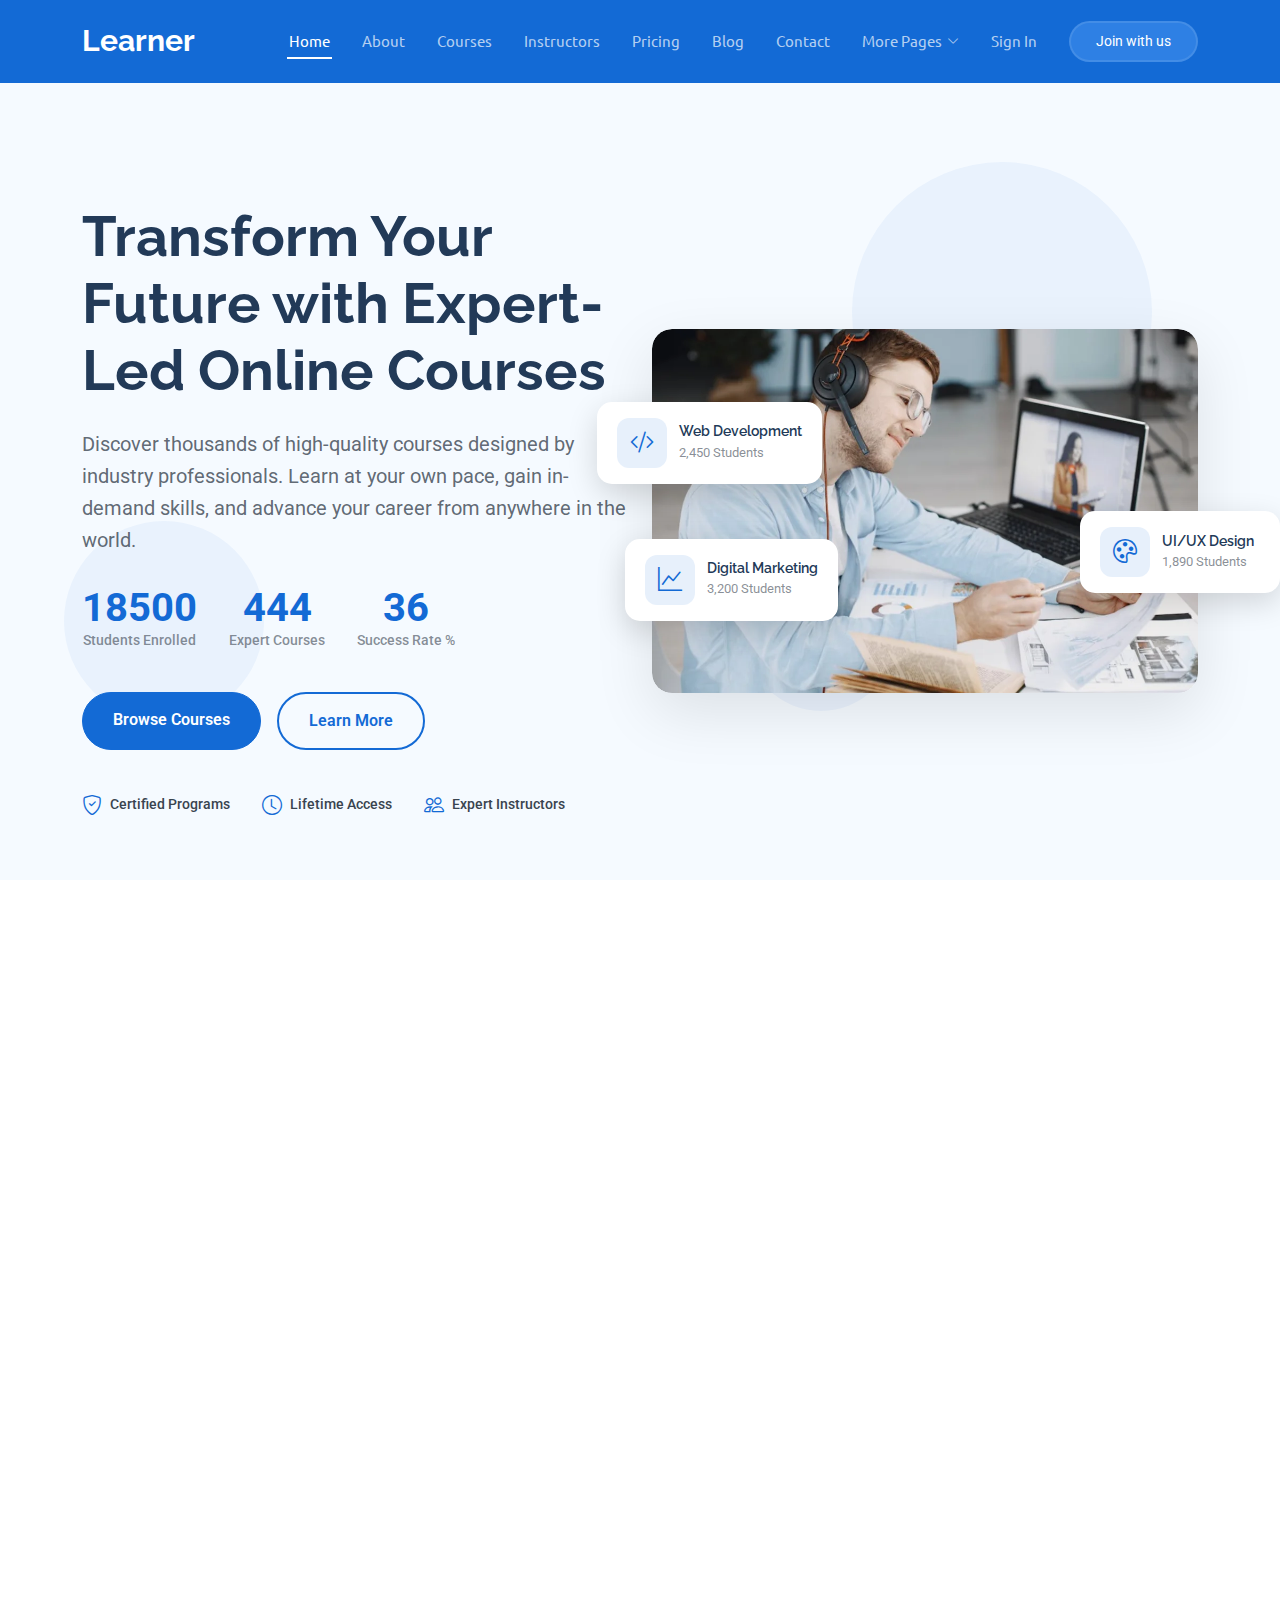
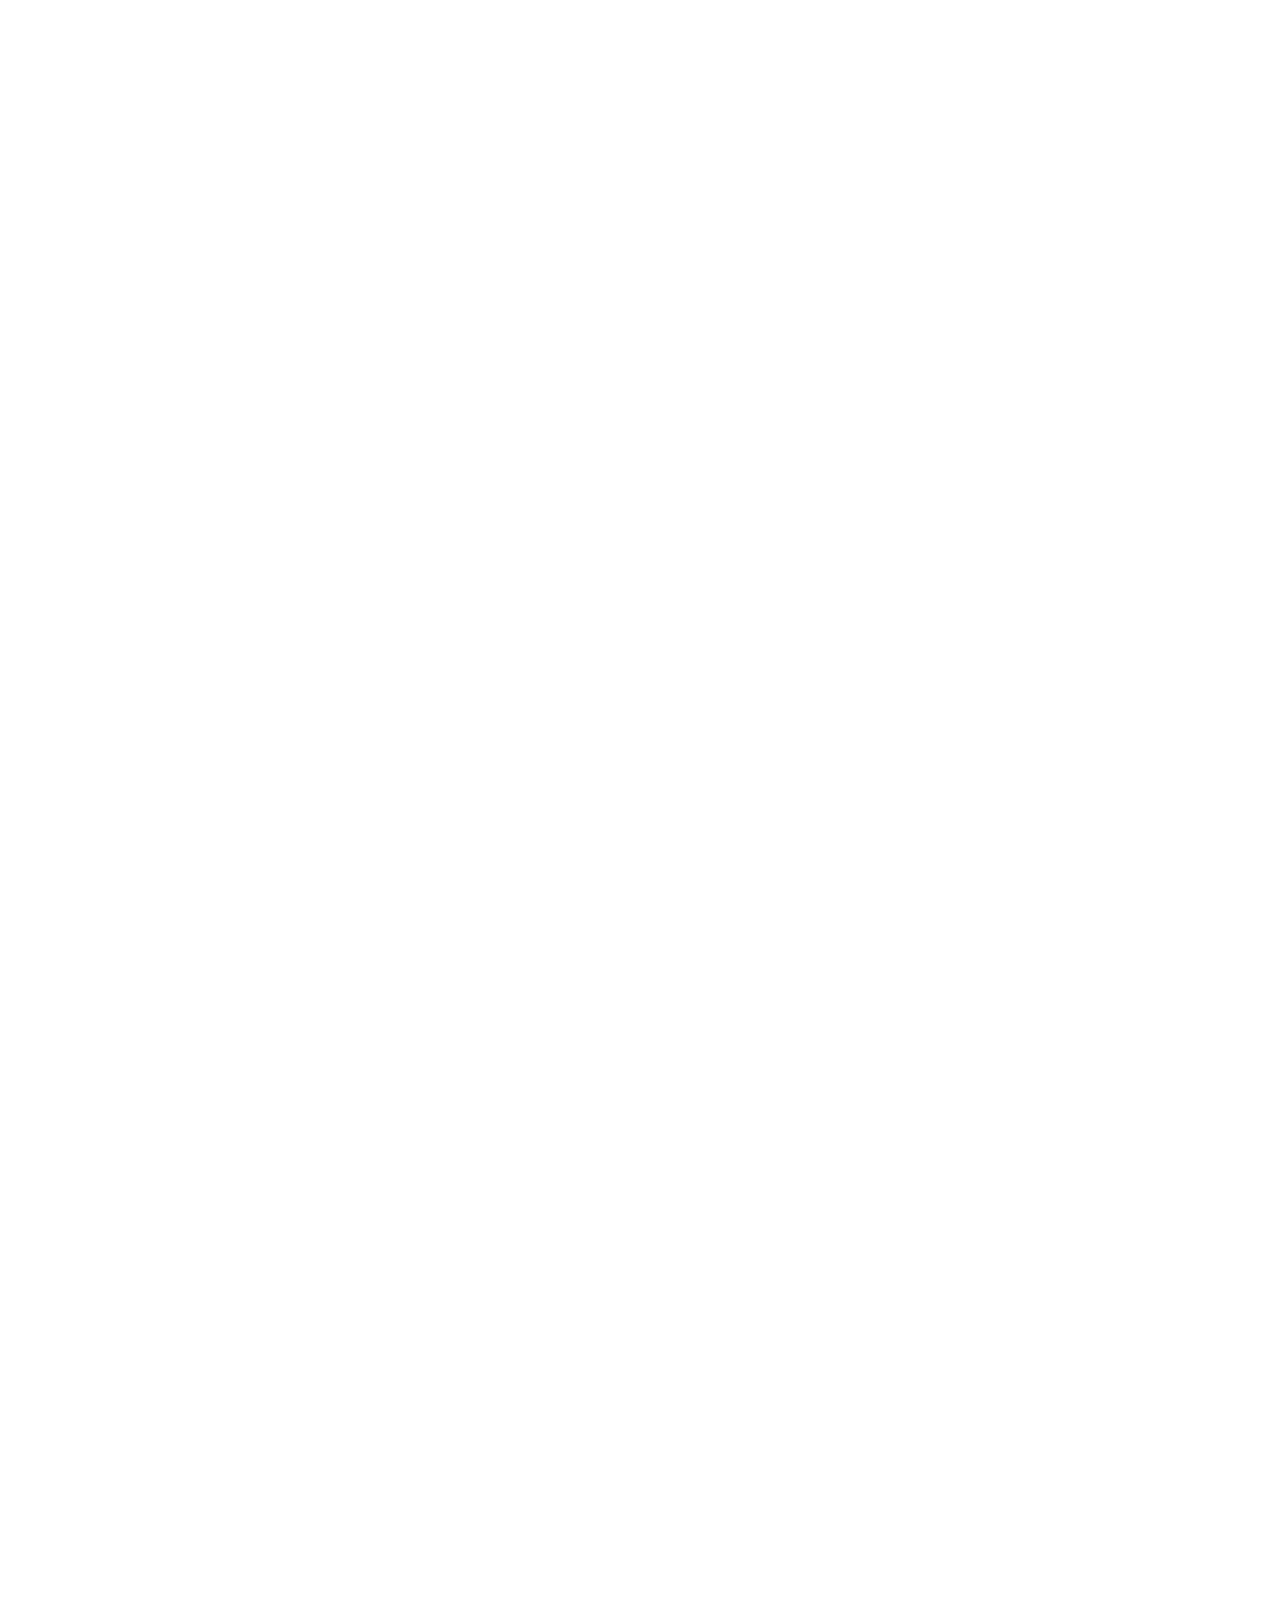
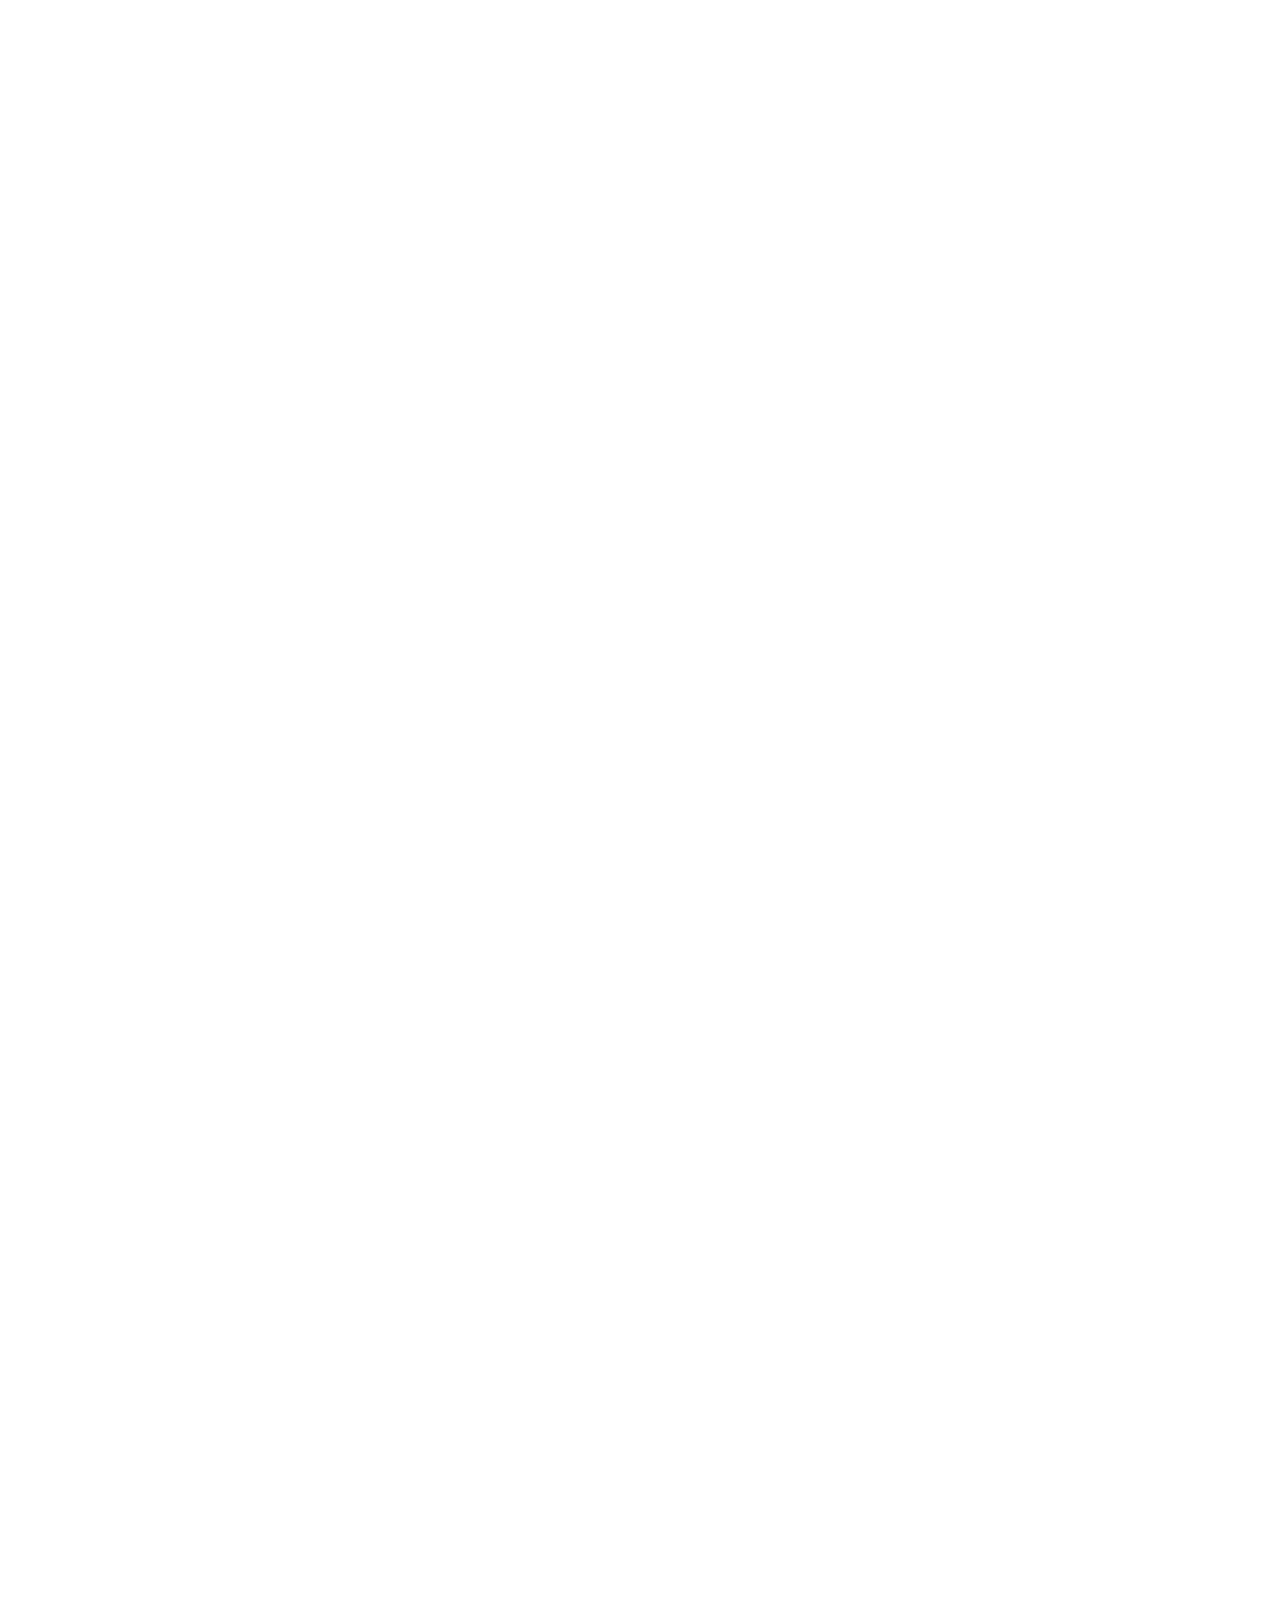
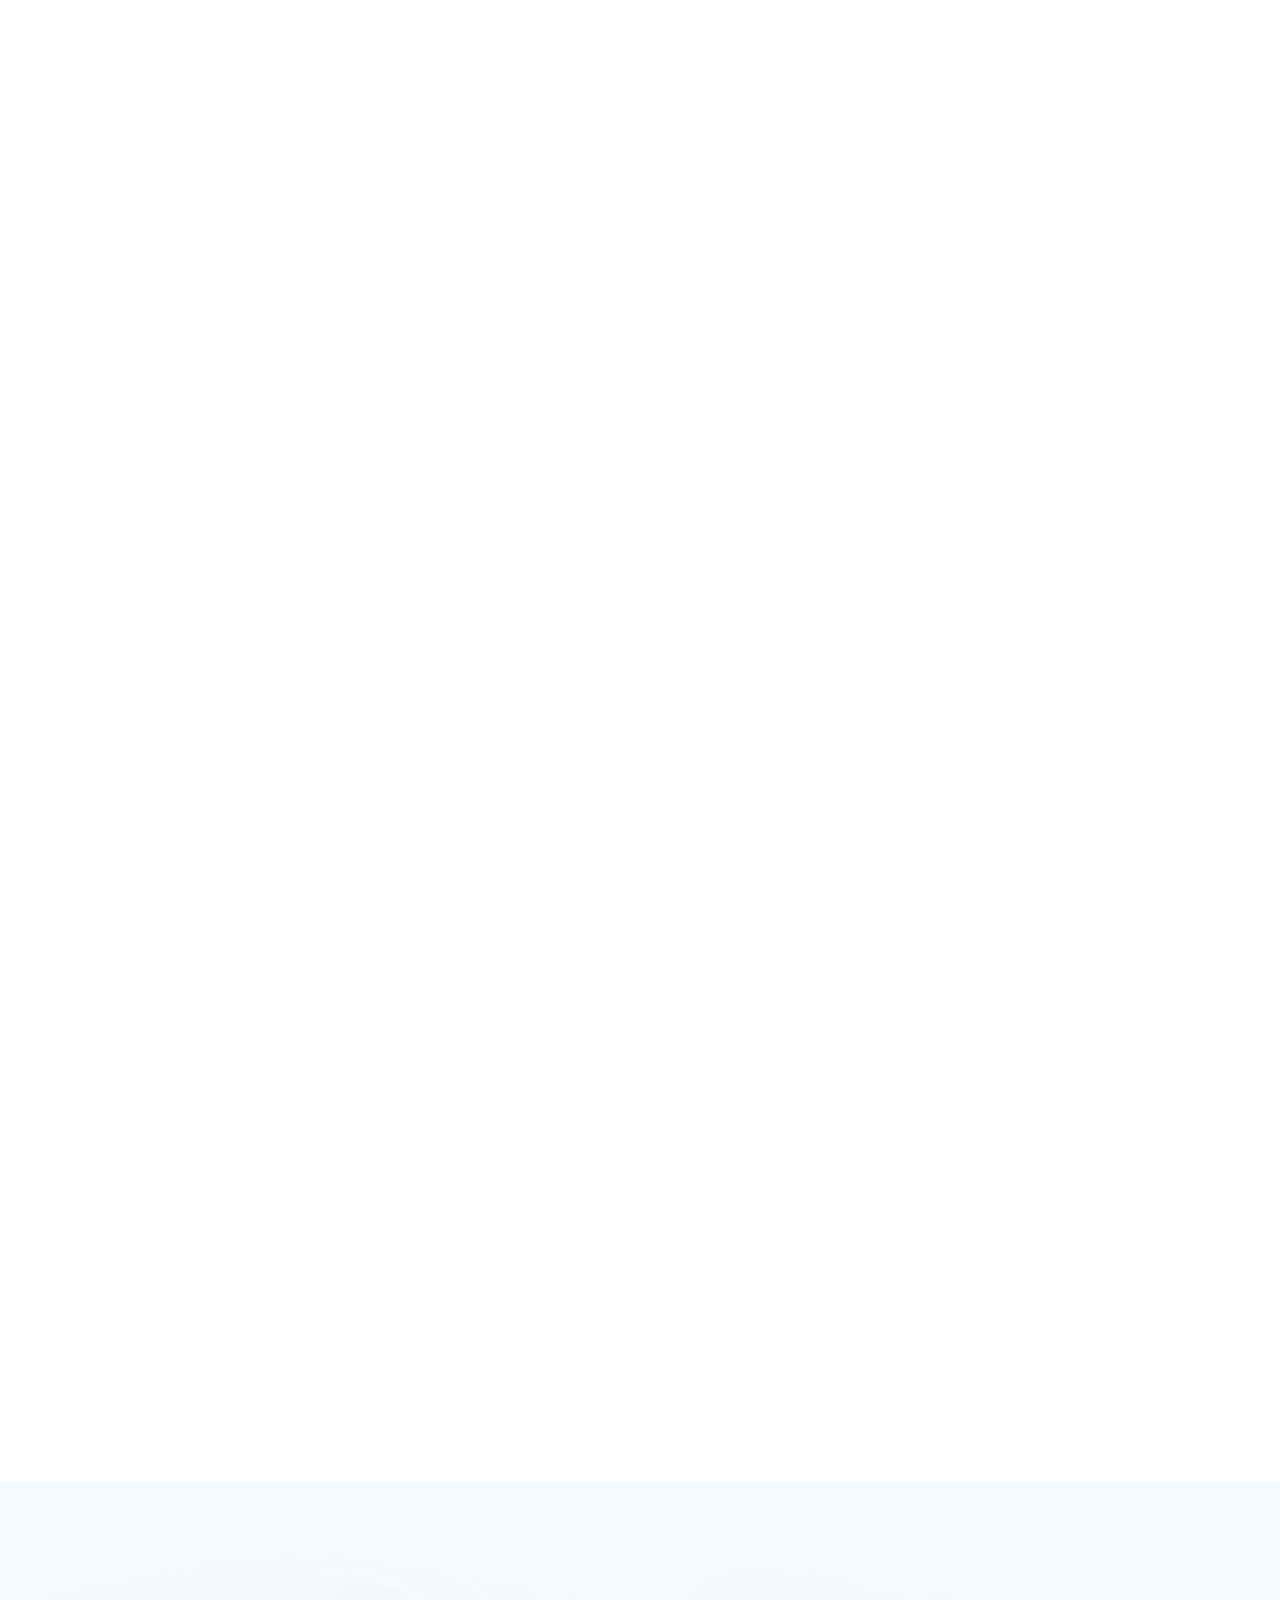
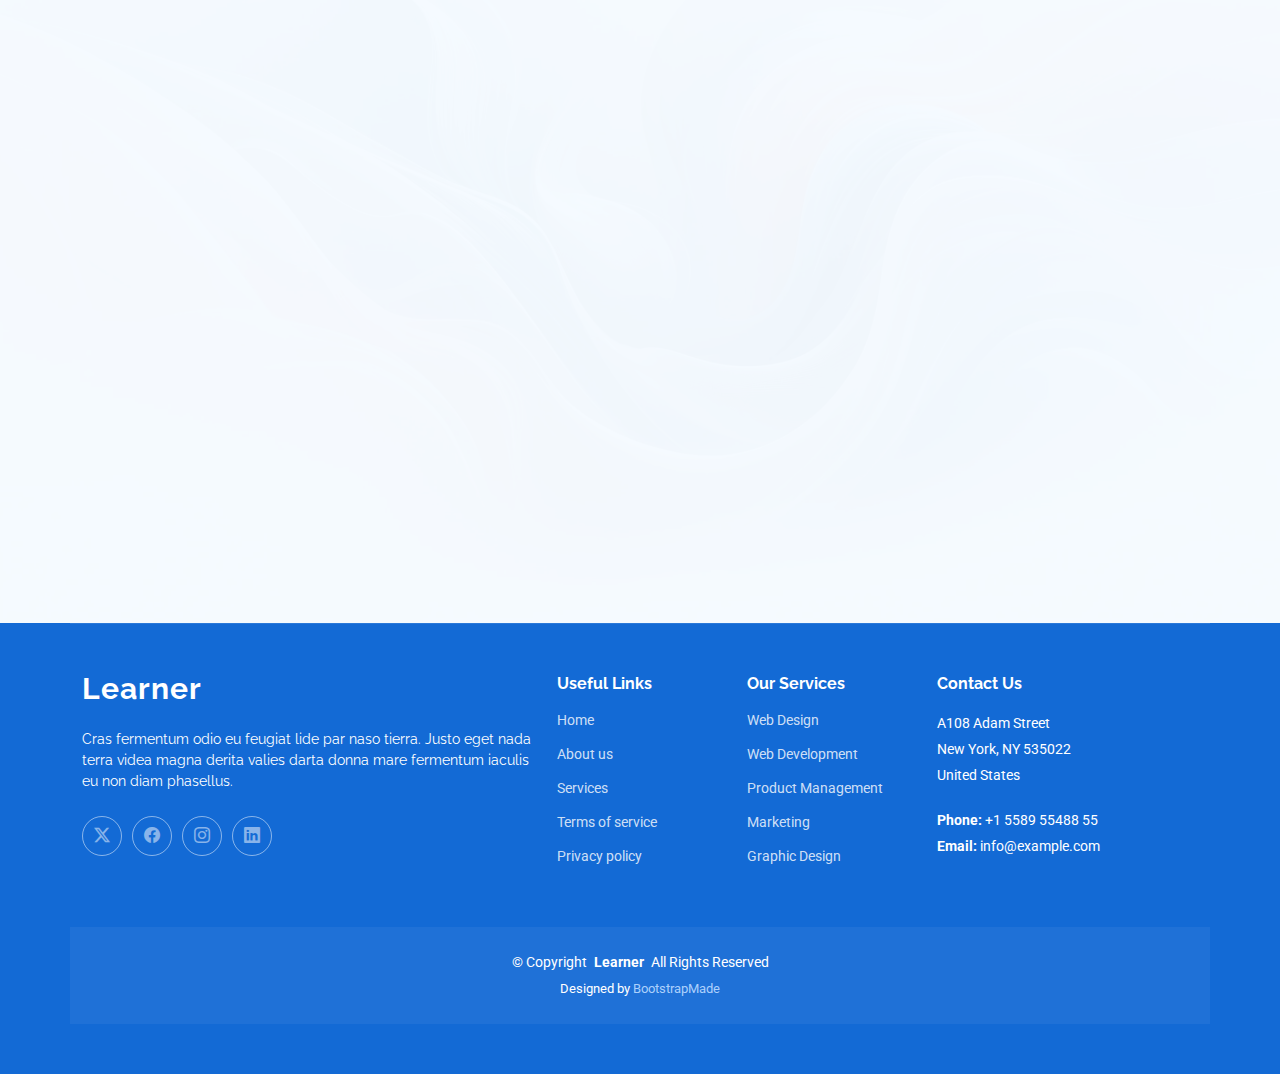
<file: web/index.html>
<!DOCTYPE html>
<html lang="en">

    <head>
        <meta charset="utf-8">
        <meta content="width=device-width, initial-scale=1.0" name="viewport">
        <title>Index - Learner Bootstrap Template</title>
        <meta name="description" content="">
        <meta name="keywords" content="">

        <!-- Favicons -->
        <link href="assets/img/favicon.png" rel="icon">
        <link href="assets/img/apple-touch-icon.png" rel="apple-touch-icon">

        <!-- Fonts -->
        <link href="https://fonts.googleapis.com" rel="preconnect">
        <link href="https://fonts.gstatic.com" rel="preconnect" crossorigin>
        <link href="https://fonts.googleapis.com/css2?family=Roboto:ital,wght@0,100;0,300;0,400;0,500;0,700;0,900;1,100;1,300;1,400;1,500;1,700;1,900&family=Raleway:ital,wght@0,100;0,200;0,300;0,400;0,500;0,600;0,700;0,800;0,900;1,100;1,200;1,300;1,400;1,500;1,600;1,700;1,800;1,900&family=Ubuntu:ital,wght@0,300;0,400;0,500;0,700;1,300;1,400;1,500;1,700&display=swap" rel="stylesheet">

        <!-- Vendor CSS Files -->
        <link href="assets/vendor/bootstrap/css/bootstrap.min.css" rel="stylesheet">
        <link href="assets/vendor/bootstrap-icons/bootstrap-icons.css" rel="stylesheet">
        <link href="assets/vendor/aos/aos.css" rel="stylesheet">
        <link href="assets/vendor/swiper/swiper-bundle.min.css" rel="stylesheet">

        <!-- Main CSS File -->
        <link href="assets/css/main.css" rel="stylesheet">

        <!-- =======================================================
        * Template Name: Learner
        * Template URL: https://bootstrapmade.com/learner-bootstrap-course-template/
        * Updated: Jul 08 2025 with Bootstrap v5.3.7
        * Author: BootstrapMade.com
        * License: https://bootstrapmade.com/license/
        ======================================================== -->
    </head>

    <body class="index-page"onload="checkSignIn();">

        <header id="header" class="header d-flex align-items-center sticky-top">
            <div class="container-fluid container-xl position-relative d-flex align-items-center">

                <a href="index.html" class="logo d-flex align-items-center me-auto">
                    <!-- Uncomment the line below if you also wish to use an image logo -->
                    <!-- <img src="assets/img/logo.webp" alt=""> -->
                    <h1 class="sitename">Learner</h1>
                </a>

                <nav id="navmenu" class="navmenu">
                    <ul>
                        <li><a href="index.html" class="active">Home</a></li>
                        <li><a href="about.html">About</a></li>
                        <li><a href="courses.html">Courses</a></li>
                        <li><a href="instructors.html">Instructors</a></li>
                        <li><a href="pricing.html">Pricing</a></li>
                        <li><a href="blog.html">Blog</a></li>
                        <li><a href="contact.html">Contact</a></li>

                        <li class="dropdown"><a href="#"><span>More Pages</span> <i class="bi bi-chevron-down toggle-dropdown"></i></a>
                            <ul>
                                <!--<li><a href="course-details.html">Course Details</a></li>-->
                                <!--<li><a href="instructor-profile.html">Instructor Profile</a></li>-->
                                <!--<li><a href="events.html">Events</a></li>-->
                                <li><a href="my-account.html"><button class="btn-getstarted">My Profile</button></a></li>
                                <li><a href="#"><button onclick="signOut();" class="btn-getstarted">Sign  Out</button></a></li>
                            </ul>
                        </li>

                        <!--          <li class="dropdown"><a href="#"><span>Dropdown</span> <i class="bi bi-chevron-down toggle-dropdown"></i></a>
                                    <ul>
                                      <li><a href="#">Dropdown 1</a></li>
                                      <li class="dropdown"><a href="#"><span>Deep Dropdown</span> <i class="bi bi-chevron-down toggle-dropdown"></i></a>
                                        <ul>
                                          <li><a href="#">Deep Dropdown 1</a></li>
                                          <li><a href="#">Deep Dropdown 2</a></li>
                                          <li><a href="#">Deep Dropdown 3</a></li>
                                          <li><a href="#">Deep Dropdown 4</a></li>
                                          <li><a href="#">Deep Dropdown 5</a></li>
                                        </ul>
                                      </li>
                                      <li><a href="#">Dropdown 2</a></li>
                                      <li><a href="#">Dropdown 3</a></li>
                                      <li><a href="#">Dropdown 4</a></li>
                                    </ul>
                                  </li>-->
                        <li><a href="sign-in.html">Sign In</a></li>

                    </ul>
                    <i class="mobile-nav-toggle d-xl-none bi bi-list"></i>
                </nav>

                <a class="btn-getstarted" href="sign-up.html">Join with us</a>

            </div>
        </header>

        <main class="main">

            <!-- Courses Hero Section -->
            <section id="courses-hero" class="courses-hero section light-background">

                <div class="hero-content">
                    <div class="container">
                        <div class="row align-items-center">

                            <div class="col-lg-6" data-aos="fade-up" data-aos-delay="100">
                                <div class="hero-text">
                                    <h1>Transform Your Future with Expert-Led Online Courses</h1>
                                    <p>Discover thousands of high-quality courses designed by industry professionals. Learn at your own pace, gain in-demand skills, and advance your career from anywhere in the world.</p>

                                    <div class="hero-stats">
                                        <div class="stat-item">
                                            <span class="number purecounter" data-purecounter-start="0" data-purecounter-end="50000" data-purecounter-duration="2"></span>
                                            <span class="label">Students Enrolled</span>
                                        </div>
                                        <div class="stat-item">
                                            <span class="number purecounter" data-purecounter-start="0" data-purecounter-end="1200" data-purecounter-duration="2"></span>
                                            <span class="label">Expert Courses</span>
                                        </div>
                                        <div class="stat-item">
                                            <span class="number purecounter" data-purecounter-start="0" data-purecounter-end="98" data-purecounter-duration="2"></span>
                                            <span class="label">Success Rate %</span>
                                        </div>
                                    </div>

                                    <div class="hero-buttons">
                                        <a href="#courses" class="btn btn-primary">Browse Courses</a>
                                        <a href="#about" class="btn btn-outline">Learn More</a>
                                    </div>

                                    <div class="hero-features">
                                        <div class="feature">
                                            <i class="bi bi-shield-check"></i>
                                            <span>Certified Programs</span>
                                        </div>
                                        <div class="feature">
                                            <i class="bi bi-clock"></i>
                                            <span>Lifetime Access</span>
                                        </div>
                                        <div class="feature">
                                            <i class="bi bi-people"></i>
                                            <span>Expert Instructors</span>
                                        </div>
                                    </div>
                                </div>
                            </div>

                            <div class="col-lg-6" data-aos="fade-up" data-aos-delay="200">
                                <div class="hero-image">
                                    <div class="main-image">
                                        <img src="assets/img/education/courses-13.webp" alt="Online Learning" class="img-fluid">
                                    </div>

                                    <div class="floating-cards">
                                        <div class="course-card" data-aos="fade-up" data-aos-delay="300">
                                            <div class="card-icon">
                                                <i class="bi bi-code-slash"></i>
                                            </div>
                                            <div class="card-content">
                                                <h6>Web Development</h6>
                                                <span>2,450 Students</span>
                                            </div>
                                        </div>

                                        <div class="course-card" data-aos="fade-up" data-aos-delay="400">
                                            <div class="card-icon">
                                                <i class="bi bi-palette"></i>
                                            </div>
                                            <div class="card-content">
                                                <h6>UI/UX Design</h6>
                                                <span>1,890 Students</span>
                                            </div>
                                        </div>

                                        <div class="course-card" data-aos="fade-up" data-aos-delay="500">
                                            <div class="card-icon">
                                                <i class="bi bi-graph-up"></i>
                                            </div>
                                            <div class="card-content">
                                                <h6>Digital Marketing</h6>
                                                <span>3,200 Students</span>
                                            </div>
                                        </div>
                                    </div>
                                </div>
                            </div>

                        </div>
                    </div>
                </div>

                <div class="hero-background">
                    <div class="bg-shapes">
                        <div class="shape shape-1"></div>
                        <div class="shape shape-2"></div>
                        <div class="shape shape-3"></div>
                    </div>
                </div>

            </section><!-- /Courses Hero Section -->

            <!-- Featured Courses Section -->
            <section id="featured-courses" class="featured-courses section">

                <!-- Section Title -->
                <div class="container section-title" data-aos="fade-up">
                    <h2>Featured Courses</h2>
                    <p>Necessitatibus eius consequatur ex aliquid fuga eum quidem sint consectetur velit</p>
                </div><!-- End Section Title -->

                <div class="container" data-aos="fade-up" data-aos-delay="100">

                    <div class="row gy-4">

                        <div class="col-lg-4 col-md-6" data-aos="fade-up" data-aos-delay="200">
                            <div class="course-card">
                                <div class="course-image">
                                    <img src="assets/img/education/students-9.webp" alt="Course" class="img-fluid">
                                    <div class="badge featured">Featured</div>
                                    <div class="price-badge">$149</div>
                                </div>
                                <div class="course-content">
                                    <div class="course-meta">
                                        <span class="level">Beginner</span>
                                        <span class="duration">8 Weeks</span>
                                    </div>
                                    <h3><a href="#">Digital Marketing Fundamentals</a></h3>
                                    <p>Lorem ipsum dolor sit amet consectetur adipiscing elit sed do eiusmod tempor incididunt ut labore et dolore magna aliqua enim ad minim veniam.</p>
                                    <div class="instructor">
                                        <img src="assets/img/person/person-f-3.webp" alt="Instructor" class="instructor-img">
                                        <div class="instructor-info">
                                            <h6>Sarah Johnson</h6>
                                            <span>Marketing Expert</span>
                                        </div>
                                    </div>
                                    <div class="course-stats">
                                        <div class="rating">
                                            <i class="bi bi-star-fill"></i>
                                            <i class="bi bi-star-fill"></i>
                                            <i class="bi bi-star-fill"></i>
                                            <i class="bi bi-star-fill"></i>
                                            <i class="bi bi-star-half"></i>
                                            <span>(4.5)</span>
                                        </div>
                                        <div class="students">
                                            <i class="bi bi-people-fill"></i>
                                            <span>342 students</span>
                                        </div>
                                    </div>
                                    <a href="enroll.html" class="btn-course">Enroll Now</a>
                                </div>
                            </div>
                        </div><!-- End Course Item -->

                        <div class="col-lg-4 col-md-6" data-aos="fade-up" data-aos-delay="300">
                            <div class="course-card">
                                <div class="course-image">
                                    <img src="assets/img/education/campus-4.webp" alt="Course" class="img-fluid">
                                    <div class="badge new">New</div>
                                    <div class="price-badge">$89</div>
                                </div>
                                <div class="course-content">
                                    <div class="course-meta">
                                        <span class="level">Intermediate</span>
                                        <span class="duration">6 Weeks</span>
                                    </div>
                                    <h3><a href="#">Web Development with JavaScript</a></h3>
                                    <p>Ut enim ad minim veniam quis nostrud exercitation ullamco laboris nisi ut aliquip ex ea commodo consequat duis aute irure dolor in reprehenderit.</p>
                                    <div class="instructor">
                                        <img src="assets/img/person/person-m-5.webp" alt="Instructor" class="instructor-img">
                                        <div class="instructor-info">
                                            <h6>Michael Chen</h6>
                                            <span>Full Stack Developer</span>
                                        </div>
                                    </div>
                                    <div class="course-stats">
                                        <div class="rating">
                                            <i class="bi bi-star-fill"></i>
                                            <i class="bi bi-star-fill"></i>
                                            <i class="bi bi-star-fill"></i>
                                            <i class="bi bi-star-fill"></i>
                                            <i class="bi bi-star-fill"></i>
                                            <span>(5.0)</span>
                                        </div>
                                        <div class="students">
                                            <i class="bi bi-people-fill"></i>
                                            <span>156 students</span>
                                        </div>
                                    </div>
                                    <a href="enroll.html" class="btn-course">Enroll Now</a>
                                </div>
                            </div>
                        </div><!-- End Course Item -->

                        <div class="col-lg-4 col-md-6" data-aos="fade-up" data-aos-delay="400">
                            <div class="course-card">
                                <div class="course-image">
                                    <img src="assets/img/education/students-7.webp" alt="Course" class="img-fluid">
                                    <div class="badge certificate">Certificate</div>
                                    <div class="price-badge">Free</div>
                                </div>
                                <div class="course-content">
                                    <div class="course-meta">
                                        <span class="level">Beginner</span>
                                        <span class="duration">4 Weeks</span>
                                    </div>
                                    <h3><a href="#">Introduction to Data Science</a></h3>
                                    <p>Excepteur sint occaecat cupidatat non proident sunt in culpa qui officia deserunt mollit anim id est laborum sed ut perspiciatis unde omnis.</p>
                                    <div class="instructor">
                                        <img src="assets/img/person/person-f-7.webp" alt="Instructor" class="instructor-img">
                                        <div class="instructor-info">
                                            <h6>Dr. Emily Watson</h6>
                                            <span>Data Scientist</span>
                                        </div>
                                    </div>
                                    <div class="course-stats">
                                        <div class="rating">
                                            <i class="bi bi-star-fill"></i>
                                            <i class="bi bi-star-fill"></i>
                                            <i class="bi bi-star-fill"></i>
                                            <i class="bi bi-star-fill"></i>
                                            <i class="bi bi-star"></i>
                                            <span>(4.2)</span>
                                        </div>
                                        <div class="students">
                                            <i class="bi bi-people-fill"></i>
                                            <span>789 students</span>
                                        </div>
                                    </div>
                                    <a href="enroll.html" class="btn-course">Enroll Now</a>
                                </div>
                            </div>
                        </div><!-- End Course Item -->

                        <div class="col-lg-4 col-md-6" data-aos="fade-up" data-aos-delay="200">
                            <div class="course-card">
                                <div class="course-image">
                                    <img src="assets/img/education/education-5.webp" alt="Course" class="img-fluid">
                                    <div class="badge popular">Popular</div>
                                    <div class="price-badge">$199</div>
                                </div>
                                <div class="course-content">
                                    <div class="course-meta">
                                        <span class="level">Advanced</span>
                                        <span class="duration">12 Weeks</span>
                                    </div>
                                    <h3><a href="#">Business Strategy &amp; Leadership</a></h3>
                                    <p>Sed ut perspiciatis unde omnis iste natus error sit voluptatem accusantium doloremque laudantium totam rem aperiam eaque ipsa quae ab illo.</p>
                                    <div class="instructor">
                                        <img src="assets/img/person/person-m-8.webp" alt="Instructor" class="instructor-img">
                                        <div class="instructor-info">
                                            <h6>Robert Anderson</h6>
                                            <span>Business Consultant</span>
                                        </div>
                                    </div>
                                    <div class="course-stats">
                                        <div class="rating">
                                            <i class="bi bi-star-fill"></i>
                                            <i class="bi bi-star-fill"></i>
                                            <i class="bi bi-star-fill"></i>
                                            <i class="bi bi-star-fill"></i>
                                            <i class="bi bi-star-half"></i>
                                            <span>(4.7)</span>
                                        </div>
                                        <div class="students">
                                            <i class="bi bi-people-fill"></i>
                                            <span>234 students</span>
                                        </div>
                                    </div>
                                    <a href="enroll.html" class="btn-course">Enroll Now</a>
                                </div>
                            </div>
                        </div><!-- End Course Item -->

                        <div class="col-lg-4 col-md-6" data-aos="fade-up" data-aos-delay="300">
                            <div class="course-card">
                                <div class="course-image">
                                    <img src="assets/img/education/activities-3.webp" alt="Course" class="img-fluid">
                                    <div class="badge certificate">Certificate</div>
                                    <div class="price-badge">$129</div>
                                </div>
                                <div class="course-content">
                                    <div class="course-meta">
                                        <span class="level">Intermediate</span>
                                        <span class="duration">10 Weeks</span>
                                    </div>
                                    <h3><a href="#">Graphic Design Masterclass</a></h3>
                                    <p>Nemo enim ipsam voluptatem quia voluptas sit aspernatur aut odit aut fugit sed quia consequuntur magni dolores eos qui ratione voluptatem.</p>
                                    <div class="instructor">
                                        <img src="assets/img/person/person-f-12.webp" alt="Instructor" class="instructor-img">
                                        <div class="instructor-info">
                                            <h6>Lisa Martinez</h6>
                                            <span>Creative Director</span>
                                        </div>
                                    </div>
                                    <div class="course-stats">
                                        <div class="rating">
                                            <i class="bi bi-star-fill"></i>
                                            <i class="bi bi-star-fill"></i>
                                            <i class="bi bi-star-fill"></i>
                                            <i class="bi bi-star-fill"></i>
                                            <i class="bi bi-star"></i>
                                            <span>(4.3)</span>
                                        </div>
                                        <div class="students">
                                            <i class="bi bi-people-fill"></i>
                                            <span>467 students</span>
                                        </div>
                                    </div>
                                    <a href="enroll.html" class="btn-course">Enroll Now</a>
                                </div>
                            </div>
                        </div><!-- End Course Item -->

                        <div class="col-lg-4 col-md-6" data-aos="fade-up" data-aos-delay="400">
                            <div class="course-card">
                                <div class="course-image">
                                    <img src="assets/img/education/teacher-6.webp" alt="Course" class="img-fluid">
                                    <div class="badge new">New</div>
                                    <div class="price-badge">$99</div>
                                </div>
                                <div class="course-content">
                                    <div class="course-meta">
                                        <span class="level">Beginner</span>
                                        <span class="duration">5 Weeks</span>
                                    </div>
                                    <h3><a href="#">Photography for Beginners</a></h3>
                                    <p>At vero eos et accusamus et iusto odio dignissimos ducimus qui blanditiis praesentium voluptatum deleniti atque corrupti quos dolores et quas.</p>
                                    <div class="instructor">
                                        <img src="assets/img/person/person-m-11.webp" alt="Instructor" class="instructor-img">
                                        <div class="instructor-info">
                                            <h6>James Wilson</h6>
                                            <span>Professional Photographer</span>
                                        </div>
                                    </div>
                                    <div class="course-stats">
                                        <div class="rating">
                                            <i class="bi bi-star-fill"></i>
                                            <i class="bi bi-star-fill"></i>
                                            <i class="bi bi-star-fill"></i>
                                            <i class="bi bi-star-fill"></i>
                                            <i class="bi bi-star-half"></i>
                                            <span>(4.6)</span>
                                        </div>
                                        <div class="students">
                                            <i class="bi bi-people-fill"></i>
                                            <span>298 students</span>
                                        </div>
                                    </div>
                                    <a href="enroll.html" class="btn-course">Enroll Now</a>
                                </div>
                            </div>
                        </div><!-- End Course Item -->

                    </div>

                    <div class="more-courses text-center" data-aos="fade-up" data-aos-delay="500">
                        <a href="courses.html" class="btn-more">View All Courses</a>
                    </div>

                </div>

            </section><!-- /Featured Courses Section -->

            <!-- Course Categories Section -->
            <section id="course-categories" class="course-categories section">

                <!-- Section Title -->
                <div class="container section-title" data-aos="fade-up">
                    <h2>Course Categories</h2>
                    <p>Necessitatibus eius consequatur ex aliquid fuga eum quidem sint consectetur velit</p>
                </div><!-- End Section Title -->

                <div class="container" data-aos="fade-up" data-aos-delay="100">

                    <div class="row g-4">

                        <div class="col-xl-2 col-lg-3 col-md-4 col-sm-6" data-aos="zoom-in" data-aos-delay="100">
                            <a href="courses.html" class="category-card category-tech">
                                <div class="category-icon">
                                    <i class="bi bi-laptop"></i>
                                </div>
                                <h5>Computer Science</h5>
                                <span class="course-count">24 Courses</span>
                            </a>
                        </div><!-- End Category Item -->

                        <div class="col-xl-2 col-lg-3 col-md-4 col-sm-6" data-aos="zoom-in" data-aos-delay="150">
                            <a href="courses.html" class="category-card category-business">
                                <div class="category-icon">
                                    <i class="bi bi-briefcase"></i>
                                </div>
                                <h5>Business</h5>
                                <span class="course-count">18 Courses</span>
                            </a>
                        </div><!-- End Category Item -->

                        <div class="col-xl-2 col-lg-3 col-md-4 col-sm-6" data-aos="zoom-in" data-aos-delay="200">
                            <a href="courses.html" class="category-card category-design">
                                <div class="category-icon">
                                    <i class="bi bi-palette"></i>
                                </div>
                                <h5>Design</h5>
                                <span class="course-count">15 Courses</span>
                            </a>
                        </div><!-- End Category Item -->

                        <div class="col-xl-2 col-lg-3 col-md-4 col-sm-6" data-aos="zoom-in" data-aos-delay="250">
                            <a href="courses.html" class="category-card category-health">
                                <div class="category-icon">
                                    <i class="bi bi-heart-pulse"></i>
                                </div>
                                <h5>Health &amp; Medical</h5>
                                <span class="course-count">12 Courses</span>
                            </a>
                        </div><!-- End Category Item -->

                        <div class="col-xl-2 col-lg-3 col-md-4 col-sm-6" data-aos="zoom-in" data-aos-delay="300">
                            <a href="courses.html" class="category-card category-language">
                                <div class="category-icon">
                                    <i class="bi bi-globe"></i>
                                </div>
                                <h5>Languages</h5>
                                <span class="course-count">21 Courses</span>
                            </a>
                        </div><!-- End Category Item -->

                        <div class="col-xl-2 col-lg-3 col-md-4 col-sm-6" data-aos="zoom-in" data-aos-delay="350">
                            <a href="courses.html" class="category-card category-science">
                                <div class="category-icon">
                                    <i class="bi bi-diagram-3"></i>
                                </div>
                                <h5>Science</h5>
                                <span class="course-count">16 Courses</span>
                            </a>
                        </div><!-- End Category Item -->

                        <div class="col-xl-2 col-lg-3 col-md-4 col-sm-6" data-aos="zoom-in" data-aos-delay="100">
                            <a href="courses.html" class="category-card category-marketing">
                                <div class="category-icon">
                                    <i class="bi bi-megaphone"></i>
                                </div>
                                <h5>Marketing</h5>
                                <span class="course-count">19 Courses</span>
                            </a>
                        </div><!-- End Category Item -->

                        <div class="col-xl-2 col-lg-3 col-md-4 col-sm-6" data-aos="zoom-in" data-aos-delay="150">
                            <a href="courses.html" class="category-card category-finance">
                                <div class="category-icon">
                                    <i class="bi bi-graph-up-arrow"></i>
                                </div>
                                <h5>Finance</h5>
                                <span class="course-count">14 Courses</span>
                            </a>
                        </div><!-- End Category Item -->

                        <div class="col-xl-2 col-lg-3 col-md-4 col-sm-6" data-aos="zoom-in" data-aos-delay="200">
                            <a href="courses.html" class="category-card category-photography">
                                <div class="category-icon">
                                    <i class="bi bi-camera"></i>
                                </div>
                                <h5>Photography</h5>
                                <span class="course-count">11 Courses</span>
                            </a>
                        </div><!-- End Category Item -->

                        <div class="col-xl-2 col-lg-3 col-md-4 col-sm-6" data-aos="zoom-in" data-aos-delay="250">
                            <a href="courses.html" class="category-card category-music">
                                <div class="category-icon">
                                    <i class="bi bi-music-note-beamed"></i>
                                </div>
                                <h5>Music</h5>
                                <span class="course-count">13 Courses</span>
                            </a>
                        </div><!-- End Category Item -->

                        <div class="col-xl-2 col-lg-3 col-md-4 col-sm-6" data-aos="zoom-in" data-aos-delay="300">
                            <a href="courses.html" class="category-card category-engineering">
                                <div class="category-icon">
                                    <i class="bi bi-gear"></i>
                                </div>
                                <h5>Engineering</h5>
                                <span class="course-count">22 Courses</span>
                            </a>
                        </div><!-- End Category Item -->

                        <div class="col-xl-2 col-lg-3 col-md-4 col-sm-6" data-aos="zoom-in" data-aos-delay="350">
                            <a href="courses.html" class="category-card category-law">
                                <div class="category-icon">
                                    <i class="bi bi-journal-text"></i>
                                </div>
                                <h5>Law &amp; Legal</h5>
                                <span class="course-count">9 Courses</span>
                            </a>
                        </div><!-- End Category Item -->

                        <div class="col-xl-2 col-lg-3 col-md-4 col-sm-6" data-aos="zoom-in" data-aos-delay="100">
                            <a href="courses.html" class="category-card category-culinary">
                                <div class="category-icon">
                                    <i class="bi bi-cup-hot"></i>
                                </div>
                                <h5>Culinary Arts</h5>
                                <span class="course-count">8 Courses</span>
                            </a>
                        </div><!-- End Category Item -->

                        <div class="col-xl-2 col-lg-3 col-md-4 col-sm-6" data-aos="zoom-in" data-aos-delay="150">
                            <a href="courses.html" class="category-card category-sports">
                                <div class="category-icon">
                                    <i class="bi bi-trophy"></i>
                                </div>
                                <h5>Sports &amp; Fitness</h5>
                                <span class="course-count">17 Courses</span>
                            </a>
                        </div><!-- End Category Item -->

                        <div class="col-xl-2 col-lg-3 col-md-4 col-sm-6" data-aos="zoom-in" data-aos-delay="200">
                            <a href="courses.html" class="category-card category-writing">
                                <div class="category-icon">
                                    <i class="bi bi-pen"></i>
                                </div>
                                <h5>Writing</h5>
                                <span class="course-count">10 Courses</span>
                            </a>
                        </div><!-- End Category Item -->

                        <div class="col-xl-2 col-lg-3 col-md-4 col-sm-6" data-aos="zoom-in" data-aos-delay="250">
                            <a href="courses.html" class="category-card category-psychology">
                                <div class="category-icon">
                                    <i class="bi bi-body-text"></i>
                                </div>
                                <h5>Psychology</h5>
                                <span class="course-count">12 Courses</span>
                            </a>
                        </div><!-- End Category Item -->

                        <div class="col-xl-2 col-lg-3 col-md-4 col-sm-6" data-aos="zoom-in" data-aos-delay="300">
                            <a href="courses.html" class="category-card category-environment">
                                <div class="category-icon">
                                    <i class="bi bi-tree"></i>
                                </div>
                                <h5>Environment</h5>
                                <span class="course-count">7 Courses</span>
                            </a>
                        </div><!-- End Category Item -->

                        <div class="col-xl-2 col-lg-3 col-md-4 col-sm-6" data-aos="zoom-in" data-aos-delay="350">
                            <a href="courses.html" class="category-card category-communication">
                                <div class="category-icon">
                                    <i class="bi bi-chat-dots"></i>
                                </div>
                                <h5>Communication</h5>
                                <span class="course-count">15 Courses</span>
                            </a>
                        </div><!-- End Category Item -->

                    </div>

                </div>

            </section><!-- /Course Categories Section -->

            <!-- Featured Instructors Section -->
            <section id="featured-instructors" class="featured-instructors section">

                <!-- Section Title -->
                <div class="container section-title" data-aos="fade-up">
                    <h2>Featured Instructors</h2>
                    <p>Necessitatibus eius consequatur ex aliquid fuga eum quidem sint consectetur velit</p>
                </div><!-- End Section Title -->

                <div class="container" data-aos="fade-up" data-aos-delay="100">

                    <div class="row gy-4">

                        <div class="col-xl-3 col-lg-4 col-md-6" data-aos="fade-up" data-aos-delay="200">
                            <div class="instructor-card">
                                <div class="instructor-image">
                                    <img src="assets/img/education/teacher-2.webp" class="img-fluid" alt="">
                                    <div class="overlay-content">
                                        <div class="rating-stars">
                                            <i class="bi bi-star-fill"></i>
                                            <i class="bi bi-star-fill"></i>
                                            <i class="bi bi-star-fill"></i>
                                            <i class="bi bi-star-fill"></i>
                                            <i class="bi bi-star-half"></i>
                                            <span>4.8</span>
                                        </div>
                                        <div class="course-count">
                                            <i class="bi bi-play-circle"></i>
                                            <span>18 Courses</span>
                                        </div>
                                    </div>
                                </div>
                                <div class="instructor-info">
                                    <h5>Sarah Johnson</h5>
                                    <p class="specialty">Web Development</p>
                                    <p class="description">Nulla facilisi morbi tempus iaculis urna id volutpat lacus laoreet non curabitur gravida.</p>
                                    <div class="stats-grid">
                                        <div class="stat">
                                            <span class="number">2.1k</span>
                                            <span class="label">Students</span>
                                        </div>
                                        <div class="stat">
                                            <span class="number">4.8</span>
                                            <span class="label">Rating</span>
                                        </div>
                                    </div>
                                    <div class="action-buttons">
                                        <a href="#" class="btn-view">View Profile</a>
                                        <div class="social-links">
                                            <a href="#"><i class="bi bi-linkedin"></i></a>
                                            <a href="#"><i class="bi bi-twitter"></i></a>
                                        </div>
                                    </div>
                                </div>
                            </div>
                        </div>

                        <div class="col-xl-3 col-lg-4 col-md-6" data-aos="fade-up" data-aos-delay="250">
                            <div class="instructor-card">
                                <div class="instructor-image">
                                    <img src="assets/img/education/teacher-7.webp" class="img-fluid" alt="">
                                    <div class="overlay-content">
                                        <div class="rating-stars">
                                            <i class="bi bi-star-fill"></i>
                                            <i class="bi bi-star-fill"></i>
                                            <i class="bi bi-star-fill"></i>
                                            <i class="bi bi-star-fill"></i>
                                            <i class="bi bi-star-fill"></i>
                                            <span>4.9</span>
                                        </div>
                                        <div class="course-count">
                                            <i class="bi bi-play-circle"></i>
                                            <span>24 Courses</span>
                                        </div>
                                    </div>
                                </div>
                                <div class="instructor-info">
                                    <h5>Michael Chen</h5>
                                    <p class="specialty">Data Science</p>
                                    <p class="description">Suspendisse potenti nullam ac tortor vitae purus faucibus ornare suspendisse sed nisi.</p>
                                    <div class="stats-grid">
                                        <div class="stat">
                                            <span class="number">3.5k</span>
                                            <span class="label">Students</span>
                                        </div>
                                        <div class="stat">
                                            <span class="number">4.9</span>
                                            <span class="label">Rating</span>
                                        </div>
                                    </div>
                                    <div class="action-buttons">
                                        <a href="#" class="btn-view">View Profile</a>
                                        <div class="social-links">
                                            <a href="#"><i class="bi bi-github"></i></a>
                                            <a href="#"><i class="bi bi-linkedin"></i></a>
                                        </div>
                                    </div>
                                </div>
                            </div>
                        </div>

                        <div class="col-xl-3 col-lg-4 col-md-6" data-aos="fade-up" data-aos-delay="300">
                            <div class="instructor-card">
                                <div class="instructor-image">
                                    <img src="assets/img/education/teacher-4.webp" class="img-fluid" alt="">
                                    <div class="overlay-content">
                                        <div class="rating-stars">
                                            <i class="bi bi-star-fill"></i>
                                            <i class="bi bi-star-fill"></i>
                                            <i class="bi bi-star-fill"></i>
                                            <i class="bi bi-star-fill"></i>
                                            <i class="bi bi-star"></i>
                                            <span>4.6</span>
                                        </div>
                                        <div class="course-count">
                                            <i class="bi bi-play-circle"></i>
                                            <span>15 Courses</span>
                                        </div>
                                    </div>
                                </div>
                                <div class="instructor-info">
                                    <h5>Amanda Rodriguez</h5>
                                    <p class="specialty">UX Design</p>
                                    <p class="description">Pellentesque habitant morbi tristique senectus et netus et malesuada fames ac turpis.</p>
                                    <div class="stats-grid">
                                        <div class="stat">
                                            <span class="number">1.8k</span>
                                            <span class="label">Students</span>
                                        </div>
                                        <div class="stat">
                                            <span class="number">4.6</span>
                                            <span class="label">Rating</span>
                                        </div>
                                    </div>
                                    <div class="action-buttons">
                                        <a href="#" class="btn-view">View Profile</a>
                                        <div class="social-links">
                                            <a href="#"><i class="bi bi-dribbble"></i></a>
                                            <a href="#"><i class="bi bi-behance"></i></a>
                                        </div>
                                    </div>
                                </div>
                            </div>
                        </div>

                        <div class="col-xl-3 col-lg-4 col-md-6" data-aos="fade-up" data-aos-delay="350">
                            <div class="instructor-card">
                                <div class="instructor-image">
                                    <img src="assets/img/education/teacher-9.webp" class="img-fluid" alt="">
                                    <div class="overlay-content">
                                        <div class="rating-stars">
                                            <i class="bi bi-star-fill"></i>
                                            <i class="bi bi-star-fill"></i>
                                            <i class="bi bi-star-fill"></i>
                                            <i class="bi bi-star-fill"></i>
                                            <i class="bi bi-star-half"></i>
                                            <span>4.7</span>
                                        </div>
                                        <div class="course-count">
                                            <i class="bi bi-play-circle"></i>
                                            <span>21 Courses</span>
                                        </div>
                                    </div>
                                </div>
                                <div class="instructor-info">
                                    <h5>David Thompson</h5>
                                    <p class="specialty">Digital Marketing</p>
                                    <p class="description">Vivamus magna justo lacinia eget consectetur sed convallis at tellus curabitur non nulla.</p>
                                    <div class="stats-grid">
                                        <div class="stat">
                                            <span class="number">2.9k</span>
                                            <span class="label">Students</span>
                                        </div>
                                        <div class="stat">
                                            <span class="number">4.7</span>
                                            <span class="label">Rating</span>
                                        </div>
                                    </div>
                                    <div class="action-buttons">
                                        <a href="#" class="btn-view">View Profile</a>
                                        <div class="social-links">
                                            <a href="#"><i class="bi bi-instagram"></i></a>
                                            <a href="#"><i class="bi bi-facebook"></i></a>
                                        </div>
                                    </div>
                                </div>
                            </div>
                        </div>
                    </div>

                </div>

            </section><!-- /Featured Instructors Section -->

            <!-- Testimonials Section -->
            <section id="testimonials" class="testimonials section">
                <!-- Section Title -->
                <div class="container section-title" data-aos="fade-up">
                    <h2>Testimonials</h2>
                    <p>Necessitatibus eius consequatur ex aliquid fuga eum quidem sint consectetur velit</p>
                </div><!-- End Section Title -->

                <div class="container" data-aos="fade-up" data-aos-delay="100">

                    <div class="row">
                        <div class="col-12">
                            <div class="critic-reviews" data-aos="fade-up" data-aos-delay="300">
                                <div class="row">
                                    <div class="col-md-4">
                                        <div class="critic-review">
                                            <div class="review-quote">"</div>
                                            <div class="stars">
                                                <i class="bi bi-star-fill"></i>
                                                <i class="bi bi-star-fill"></i>
                                                <i class="bi bi-star-fill"></i>
                                                <i class="bi bi-star-fill"></i>
                                                <i class="bi bi-star-fill"></i>
                                            </div>
                                            <p>Pellentesque in ipsum id orci porta dapibus. Vivamus magna justo, lacinia eget consectetur sed, convallis at tellus.</p>
                                            <div class="critic-info">
                                                <div class="critic-name">The New York Times</div>
                                            </div>
                                        </div>
                                    </div>
                                    <div class="col-md-4">
                                        <div class="critic-review">
                                            <div class="review-quote">"</div>
                                            <div class="stars">
                                                <i class="bi bi-star-fill"></i>
                                                <i class="bi bi-star-fill"></i>
                                                <i class="bi bi-star-fill"></i>
                                                <i class="bi bi-star-fill"></i>
                                                <i class="bi bi-star-half"></i>
                                            </div>
                                            <p>Curabitur non nulla sit amet nisl tempus convallis quis ac lectus. Nulla quis lorem ut libero malesuada feugiat.</p>
                                            <div class="critic-info">
                                                <div class="critic-name">Washington Post</div>
                                            </div>
                                        </div>
                                    </div>
                                    <div class="col-md-4">
                                        <div class="critic-review">
                                            <div class="review-quote">"</div>
                                            <div class="stars">
                                                <i class="bi bi-star-fill"></i>
                                                <i class="bi bi-star-fill"></i>
                                                <i class="bi bi-star-fill"></i>
                                                <i class="bi bi-star-fill"></i>
                                                <i class="bi bi-star-fill"></i>
                                            </div>
                                            <p>Mauris blandit aliquet elit, eget tincidunt nibh pulvinar a. Vivamus suscipit tortor eget felis porttitor volutpat.</p>
                                            <div class="critic-info">
                                                <div class="critic-name">The Guardian</div>
                                            </div>
                                        </div>
                                    </div>
                                </div>
                            </div>

                            <div class="testimonials-container">
                                <div class="swiper testimonials-slider init-swiper" data-aos="fade-up" data-aos-delay="400">
                                    <script type="application/json" class="swiper-config">
                                        {
                                        "loop": true,
                                        "speed": 600,
                                        "autoplay": {
                                        "delay": 5000
                                        },
                                        "slidesPerView": 1,
                                        "spaceBetween": 30,
                                        "pagination": {
                                        "el": ".swiper-pagination",
                                        "type": "bullets",
                                        "clickable": true
                                        },
                                        "breakpoints": {
                                        "768": {
                                        "slidesPerView": 2
                                        },
                                        "992": {
                                        "slidesPerView": 3
                                        }
                                        }
                                        }
                                    </script>

                                    <div class="swiper-wrapper">
                                        <div class="swiper-slide">
                                            <div class="testimonial-item">
                                                <div class="stars">
                                                    <i class="bi bi-star-fill"></i>
                                                    <i class="bi bi-star-fill"></i>
                                                    <i class="bi bi-star-fill"></i>
                                                    <i class="bi bi-star-fill"></i>
                                                    <i class="bi bi-star-fill"></i>
                                                </div>
                                                <p>
                                                    Proin eget tortor risus. Vestibulum ac diam sit amet quam vehicula elementum sed sit amet dui. Nulla quis lorem ut libero malesuada feugiat.
                                                </p>
                                                <div class="testimonial-profile">
                                                    <img src="assets/img/person/person-f-1.webp" alt="Reviewer" class="img-fluid rounded-circle">
                                                    <div>
                                                        <h3>Jane Smith</h3>
                                                        <h4>Book Enthusiast</h4>
                                                    </div>
                                                </div>
                                            </div>
                                        </div><!-- End testimonial item -->

                                        <div class="swiper-slide">
                                            <div class="testimonial-item">
                                                <div class="stars">
                                                    <i class="bi bi-star-fill"></i>
                                                    <i class="bi bi-star-fill"></i>
                                                    <i class="bi bi-star-fill"></i>
                                                    <i class="bi bi-star-fill"></i>
                                                    <i class="bi bi-star-fill"></i>
                                                </div>
                                                <p>
                                                    Curabitur arcu erat, accumsan id imperdiet et, porttitor at sem. Cras ultricies ligula sed magna dictum porta. Vestibulum ante ipsum primis in faucibus orci luctus.
                                                </p>
                                                <div class="testimonial-profile">
                                                    <img src="assets/img/person/person-m-2.webp" alt="Reviewer" class="img-fluid rounded-circle">
                                                    <div>
                                                        <h3>Michael Johnson</h3>
                                                        <h4>Sci-Fi Blogger</h4>
                                                    </div>
                                                </div>
                                            </div>
                                        </div><!-- End testimonial item -->

                                        <div class="swiper-slide">
                                            <div class="testimonial-item">
                                                <div class="stars">
                                                    <i class="bi bi-star-fill"></i>
                                                    <i class="bi bi-star-fill"></i>
                                                    <i class="bi bi-star-fill"></i>
                                                    <i class="bi bi-star-fill"></i>
                                                    <i class="bi bi-star-half"></i>
                                                </div>
                                                <p>
                                                    Quisque velit nisi, pretium ut lacinia in, elementum id enim. Cras ultricies ligula sed magna dictum porta. Donec sollicitudin molestie malesuada.
                                                </p>
                                                <div class="testimonial-profile">
                                                    <img src="assets/img/person/person-f-3.webp" alt="Reviewer" class="img-fluid rounded-circle">
                                                    <div>
                                                        <h3>Emily Davis</h3>
                                                        <h4>Book Club President</h4>
                                                    </div>
                                                </div>
                                            </div>
                                        </div><!-- End testimonial item -->

                                        <div class="swiper-slide">
                                            <div class="testimonial-item">
                                                <div class="stars">
                                                    <i class="bi bi-star-fill"></i>
                                                    <i class="bi bi-star-fill"></i>
                                                    <i class="bi bi-star-fill"></i>
                                                    <i class="bi bi-star-fill"></i>
                                                    <i class="bi bi-star-fill"></i>
                                                </div>
                                                <p>
                                                    Mauris blandit aliquet elit, eget tincidunt nibh pulvinar a. Curabitur aliquet quam id dui posuere blandit. Lorem ipsum dolor sit amet, consectetur.
                                                </p>
                                                <div class="testimonial-profile">
                                                    <img src="assets/img/person/person-m-4.webp" alt="Reviewer" class="img-fluid rounded-circle">
                                                    <div>
                                                        <h3>Robert Wilson</h3>
                                                        <h4>Literary Reviewer</h4>
                                                    </div>
                                                </div>
                                            </div>
                                        </div><!-- End testimonial item -->

                                    </div>
                                    <div class="swiper-pagination"></div>
                                </div>
                            </div>
                        </div>
                    </div>

                    <div class="row">
                        <div class="col-12 text-center" data-aos="fade-up">
                            <div class="overall-rating">
                                <div class="rating-number">4.8</div>
                                <div class="rating-stars">
                                    <i class="bi bi-star-fill"></i>
                                    <i class="bi bi-star-fill"></i>
                                    <i class="bi bi-star-fill"></i>
                                    <i class="bi bi-star-fill"></i>
                                    <i class="bi bi-star-half"></i>
                                </div>
                                <p>Based on 230+ reviews</p>
                                <div class="rating-platforms">
                                    <span>Goodreads</span>
                                    <span>Amazon</span>
                                    <span>Barnes &amp; Noble</span>
                                </div>
                            </div>
                        </div>
                    </div>
                </div>
            </section><!-- /Testimonials Section -->

            <!-- Recent Blog Posts Section -->
            <section id="recent-blog-posts" class="recent-blog-posts section">

                <!-- Section Title -->
                <div class="container section-title" data-aos="fade-up">
                    <h2>Recent Blog Posts</h2>
                    <p>Necessitatibus eius consequatur ex aliquid fuga eum quidem sint consectetur velit</p>
                </div><!-- End Section Title -->

                <div class="container" data-aos="fade-up" data-aos-delay="100">

                    <div class="row gy-4">

                        <div class="col-lg-4" data-aos="fade-up" data-aos-delay="200">
                            <div class="card">
                                <div class="card-top d-flex align-items-center">
                                    <img src="assets/img/person/person-f-12.webp" alt="Author" class="rounded-circle me-2">
                                    <span class="author-name">By Andy glamer</span>
                                    <span class="ms-auto likes"><i class="bi bi-heart"></i> 65</span>
                                </div>
                                <div class="card-img-wrapper">
                                    <img src="assets/img/blog/blog-post-1.webp" alt="Post Image">
                                </div>
                                <div class="card-body">
                                    <h5 class="card-title"><a href="blog-details.html">Sed ut perspiciatis unde omnis iste natus</a></h5>
                                    <p class="card-text">Nemo enim ipsam voluptatem quia voluptas sit aspernatur aut odit aut fugit, sed quia consequuntur magni dolores eos qui ratione...</p>
                                </div>
                            </div>
                        </div><!-- End Post Item Card -->

                        <div class="col-lg-4" data-aos="fade-up" data-aos-delay="300">
                            <div class="card position-relative">
                                <div class="card-top d-flex align-items-center">
                                    <img src="assets/img/person/person-f-13.webp" alt="Author" class="rounded-circle me-2">
                                    <span class="author-name">By Den viliamson</span>
                                    <span class="ms-auto likes"><i class="bi bi-heart"></i> 35</span>
                                </div>
                                <div class="card-img-wrapper">
                                    <img src="assets/img/blog/blog-post-2.webp" alt="Post Image">
                                </div>
                                <div class="card-body">
                                    <h5 class="card-title"><a href="blog-details.html">Nemo enim ipsam voluptatem quia voluptas sit</a></h5>
                                    <p class="card-text">At vero eos et accusamus et iusto odio dignissimos ducimus qui blanditiis praesentium voluptatum deleniti atque corrupti quos...</p>
                                </div>
                            </div>
                        </div><!-- End Post Item Card -->

                        <div class="col-lg-4" data-aos="fade-up" data-aos-delay="400">
                            <div class="card">
                                <div class="card-top d-flex align-items-center">
                                    <img src="assets/img/person/person-m-10.webp" alt="Author" class="rounded-circle me-2">
                                    <span class="author-name">By Jones robbert</span>
                                    <span class="ms-auto likes"><i class="bi bi-heart"></i> 58</span>
                                </div>
                                <div class="card-img-wrapper">
                                    <img src="assets/img/blog/blog-post-3.webp" alt="Post Image">
                                </div>
                                <div class="card-body">
                                    <h5 class="card-title"><a href="blog-details.html">Ut enim ad minima veniam, quis nostrum exercitationem</a></h5>
                                    <p class="card-text">Quis autem vel eum iure reprehenderit qui in ea voluptate velit esse quam nihil molestiae consequatur, vel illum qui dolorem...</p>
                                </div>
                            </div>
                        </div><!-- End Post Item Card -->

                    </div>

                </div>

            </section><!-- /Recent Blog Posts Section -->

            <!-- Cta Section -->
            <section id="cta" class="cta section light-background">

                <div class="container" data-aos="fade-up" data-aos-delay="100">

                    <div class="row align-items-center">

                        <div class="col-lg-6" data-aos="fade-right" data-aos-delay="200">
                            <div class="cta-content">
                                <h2>Transform Your Future with Expert-Led Online Courses</h2>
                                <p>Join thousands of successful learners who have advanced their careers through our comprehensive online education platform.</p>

                                <div class="features-list">
                                    <div class="feature-item" data-aos="fade-up" data-aos-delay="300">
                                        <i class="bi bi-check-circle-fill"></i>
                                        <span>20+ Expert instructors with industry experience</span>
                                    </div>
                                    <div class="feature-item" data-aos="fade-up" data-aos-delay="350">
                                        <i class="bi bi-check-circle-fill"></i>
                                        <span>Certificate of completion for every course</span>
                                    </div>
                                    <div class="feature-item" data-aos="fade-up" data-aos-delay="400">
                                        <i class="bi bi-check-circle-fill"></i>
                                        <span>24/7 access to course materials and resources</span>
                                    </div>
                                    <div class="feature-item" data-aos="fade-up" data-aos-delay="450">
                                        <i class="bi bi-check-circle-fill"></i>
                                        <span>Interactive assignments and real-world projects</span>
                                    </div>
                                </div>

                                <div class="cta-actions" data-aos="fade-up" data-aos-delay="500">
                                    <a href="courses.html" class="btn btn-primary">Browse Courses</a>
                                    <a href="enroll.html" class="btn btn-outline">Enroll Now</a>
                                </div>

                                <div class="stats-row" data-aos="fade-up" data-aos-delay="400">
                                    <div class="stat-item">
                                        <h3><span data-purecounter-start="0" data-purecounter-end="15000" data-purecounter-duration="2" class="purecounter"></span>+</h3>
                                        <p>Students Enrolled</p>
                                    </div>
                                    <div class="stat-item">
                                        <h3><span data-purecounter-start="0" data-purecounter-end="150" data-purecounter-duration="2" class="purecounter"></span>+</h3>
                                        <p>Courses Available</p>
                                    </div>
                                    <div class="stat-item">
                                        <h3><span data-purecounter-start="0" data-purecounter-end="98" data-purecounter-duration="2" class="purecounter"></span>%</h3>
                                        <p>Success Rate</p>
                                    </div>
                                </div>
                            </div>
                        </div>

                        <div class="col-lg-6" data-aos="fade-left" data-aos-delay="300">
                            <div class="cta-image">
                                <img src="assets/img/education/courses-4.webp" alt="Online Learning Platform" class="img-fluid">
                                <div class="floating-element student-card" data-aos="zoom-in" data-aos-delay="600">
                                    <div class="card-content">
                                        <i class="bi bi-person-check-fill"></i>
                                        <div class="text">
                                            <span class="number">2,450</span>
                                            <span class="label">New Students This Month</span>
                                        </div>
                                    </div>
                                </div>
                                <div class="floating-element course-card" data-aos="zoom-in" data-aos-delay="700">
                                    <div class="card-content">
                                        <i class="bi bi-play-circle-fill"></i>
                                        <div class="text">
                                            <span class="number">50+</span>
                                            <span class="label">Hours of Content</span>
                                        </div>
                                    </div>
                                </div>
                            </div>
                        </div>

                    </div>

                </div>

            </section><!-- /Cta Section -->

        </main>

        <footer id="footer" class="footer accent-background">

            <div class="container footer-top">
                <div class="row gy-4">
                    <div class="col-lg-5 col-md-12 footer-about">
                        <a href="index.html" class="logo d-flex align-items-center">
                            <span class="sitename">Learner</span>
                        </a>
                        <p>Cras fermentum odio eu feugiat lide par naso tierra. Justo eget nada terra videa magna derita valies darta donna mare fermentum iaculis eu non diam phasellus.</p>
                        <div class="social-links d-flex mt-4">
                            <a href=""><i class="bi bi-twitter-x"></i></a>
                            <a href=""><i class="bi bi-facebook"></i></a>
                            <a href=""><i class="bi bi-instagram"></i></a>
                            <a href=""><i class="bi bi-linkedin"></i></a>
                        </div>
                    </div>

                    <div class="col-lg-2 col-6 footer-links">
                        <h4>Useful Links</h4>
                        <ul>
                            <li><a href="#">Home</a></li>
                            <li><a href="#">About us</a></li>
                            <li><a href="#">Services</a></li>
                            <li><a href="#">Terms of service</a></li>
                            <li><a href="#">Privacy policy</a></li>
                        </ul>
                    </div>

                    <div class="col-lg-2 col-6 footer-links">
                        <h4>Our Services</h4>
                        <ul>
                            <li><a href="#">Web Design</a></li>
                            <li><a href="#">Web Development</a></li>
                            <li><a href="#">Product Management</a></li>
                            <li><a href="#">Marketing</a></li>
                            <li><a href="#">Graphic Design</a></li>
                        </ul>
                    </div>

                    <div class="col-lg-3 col-md-12 footer-contact text-center text-md-start">
                        <h4>Contact Us</h4>
                        <p>A108 Adam Street</p>
                        <p>New York, NY 535022</p>
                        <p>United States</p>
                        <p class="mt-4"><strong>Phone:</strong> <span>+1 5589 55488 55</span></p>
                        <p><strong>Email:</strong> <span>info@example.com</span></p>
                    </div>

                </div>
            </div>

            <div class="container copyright text-center mt-4">
                <p>© <span>Copyright</span> <strong class="px-1 sitename">Learner</strong> <span>All Rights Reserved</span></p>
                <div class="credits">
                    <!-- All the links in the footer should remain intact. -->
                    <!-- You can delete the links only if you've purchased the pro version. -->
                    <!-- Licensing information: https://bootstrapmade.com/license/ -->
                    <!-- Purchase the pro version with working PHP/AJAX contact form: [buy-url] -->
                    Designed by <a href="https://bootstrapmade.com/">BootstrapMade</a>
                </div>
            </div>

        </footer>

        <!-- Scroll Top -->
        <a href="#" id="scroll-top" class="scroll-top d-flex align-items-center justify-content-center"><i class="bi bi-arrow-up-short"></i></a>

        <!-- Preloader -->
        <div id="preloader"></div>

        <!-- Vendor JS Files -->
        <script src="assets/vendor/bootstrap/js/bootstrap.bundle.min.js"></script>
        <script src="assets/vendor/php-email-form/validate.js"></script>
        <script src="assets/vendor/aos/aos.js"></script>
        <script src="assets/vendor/purecounter/purecounter_vanilla.js"></script>
        <script src="assets/vendor/swiper/swiper-bundle.min.js"></script>

        <!-- Main JS File -->
        <script src="assets/js/main.js"></script>
        <script src="assets/js/sign-out.js"></script>

    </body>

</html>
</file>
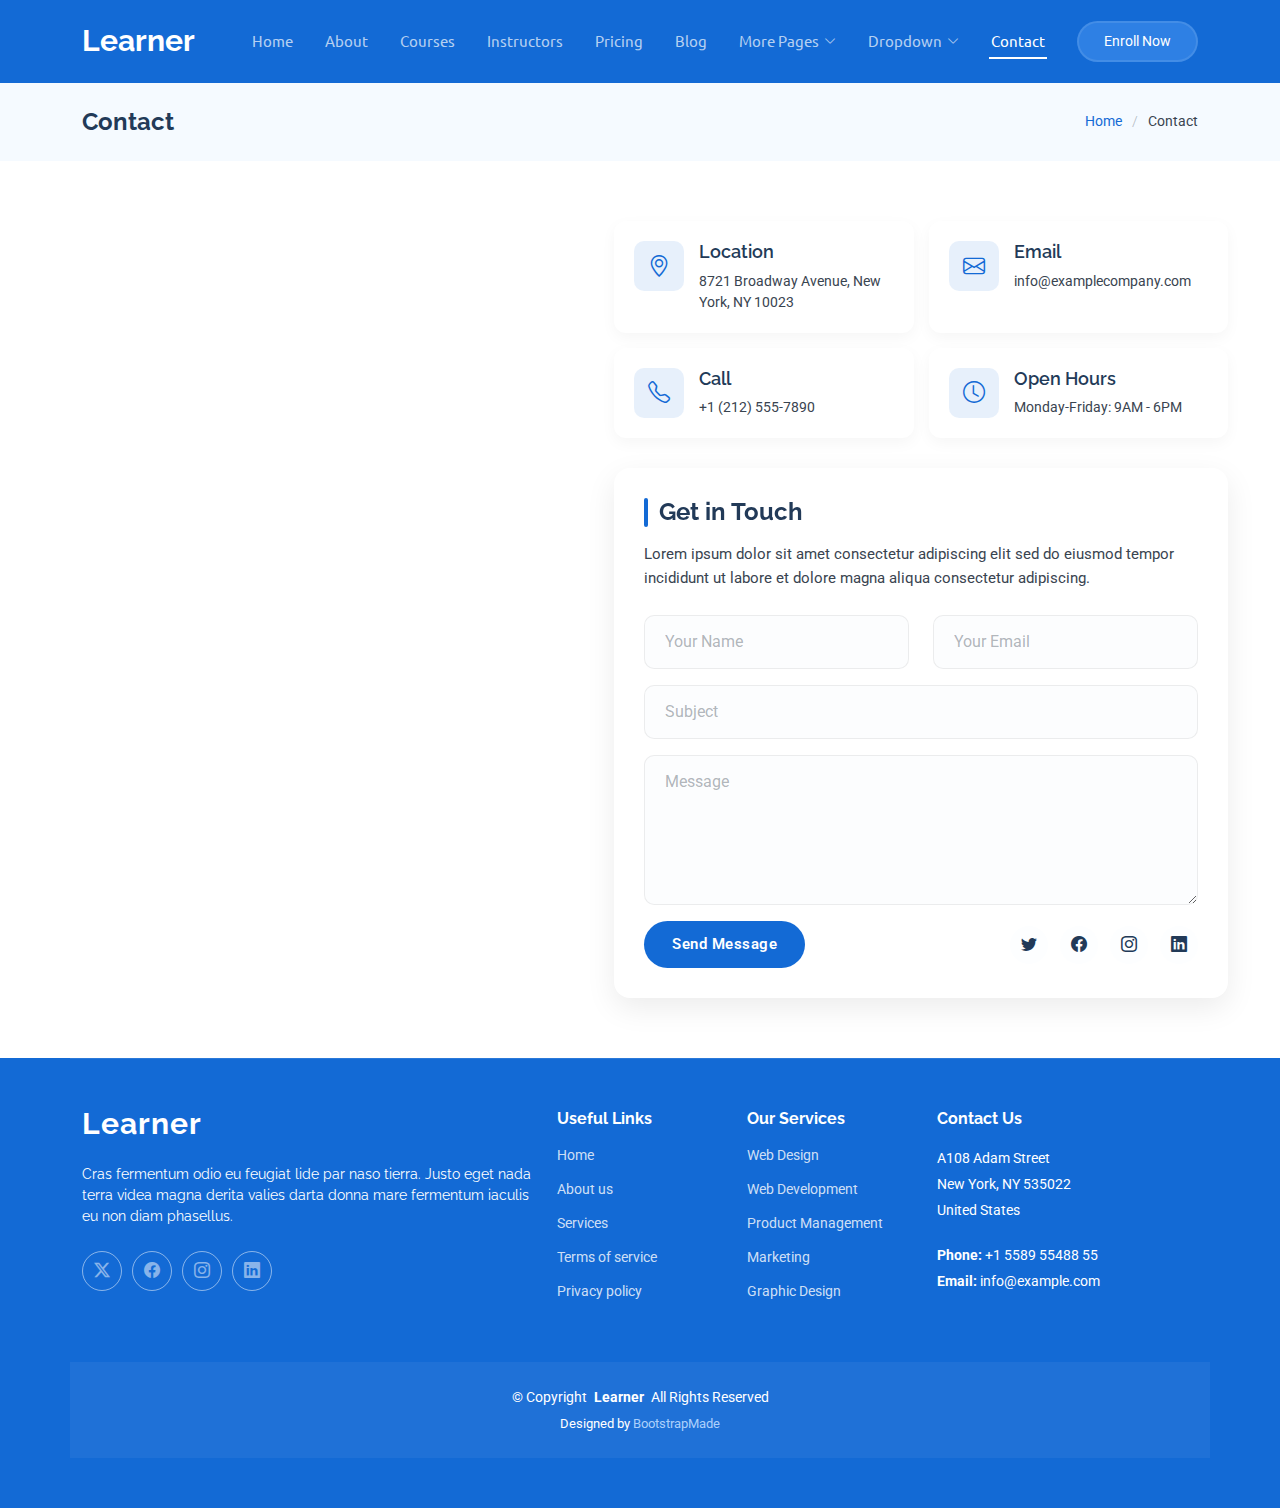
<file: web/contact.html>
<!DOCTYPE html>
<html lang="en">

<head>
  <meta charset="utf-8">
  <meta content="width=device-width, initial-scale=1.0" name="viewport">
  <title>Contact - Learner Bootstrap Template</title>
  <meta name="description" content="">
  <meta name="keywords" content="">

  <!-- Favicons -->
  <link href="assets/img/favicon.png" rel="icon">
  <link href="assets/img/apple-touch-icon.png" rel="apple-touch-icon">

  <!-- Fonts -->
  <link href="https://fonts.googleapis.com" rel="preconnect">
  <link href="https://fonts.gstatic.com" rel="preconnect" crossorigin>
  <link href="https://fonts.googleapis.com/css2?family=Roboto:ital,wght@0,100;0,300;0,400;0,500;0,700;0,900;1,100;1,300;1,400;1,500;1,700;1,900&family=Raleway:ital,wght@0,100;0,200;0,300;0,400;0,500;0,600;0,700;0,800;0,900;1,100;1,200;1,300;1,400;1,500;1,600;1,700;1,800;1,900&family=Ubuntu:ital,wght@0,300;0,400;0,500;0,700;1,300;1,400;1,500;1,700&display=swap" rel="stylesheet">

  <!-- Vendor CSS Files -->
  <link href="assets/vendor/bootstrap/css/bootstrap.min.css" rel="stylesheet">
  <link href="assets/vendor/bootstrap-icons/bootstrap-icons.css" rel="stylesheet">
  <link href="assets/vendor/aos/aos.css" rel="stylesheet">
  <link href="assets/vendor/swiper/swiper-bundle.min.css" rel="stylesheet">

  <!-- Main CSS File -->
  <link href="assets/css/main.css" rel="stylesheet">

  <!-- =======================================================
  * Template Name: Learner
  * Template URL: https://bootstrapmade.com/learner-bootstrap-course-template/
  * Updated: Jul 08 2025 with Bootstrap v5.3.7
  * Author: BootstrapMade.com
  * License: https://bootstrapmade.com/license/
  ======================================================== -->
</head>

<body class="contact-page">

  <header id="header" class="header d-flex align-items-center sticky-top">
    <div class="container-fluid container-xl position-relative d-flex align-items-center">

      <a href="index.html" class="logo d-flex align-items-center me-auto">
        <!-- Uncomment the line below if you also wish to use an image logo -->
        <!-- <img src="assets/img/logo.webp" alt=""> -->
        <h1 class="sitename">Learner</h1>
      </a>

      <nav id="navmenu" class="navmenu">
        <ul>
          <li><a href="index.html">Home</a></li>
          <li><a href="about.html">About</a></li>
          <li><a href="courses.html">Courses</a></li>
          <li><a href="instructors.html">Instructors</a></li>
          <li><a href="pricing.html">Pricing</a></li>
          <li><a href="blog.html">Blog</a></li>
          <li class="dropdown"><a href="#"><span>More Pages</span> <i class="bi bi-chevron-down toggle-dropdown"></i></a>
            <ul>
              <li><a href="course-details.html">Course Details</a></li>
              <li><a href="instructor-profile.html">Instructor Profile</a></li>
              <li><a href="events.html">Events</a></li>
              <li><a href="blog-details.html">Blog Details</a></li>
              <li><a href="terms.html">Terms</a></li>
              <li><a href="privacy.html">Privacy</a></li>
              <li><a href="404.html">404</a></li>
            </ul>
          </li>

          <li class="dropdown"><a href="#"><span>Dropdown</span> <i class="bi bi-chevron-down toggle-dropdown"></i></a>
            <ul>
              <li><a href="#">Dropdown 1</a></li>
              <li class="dropdown"><a href="#"><span>Deep Dropdown</span> <i class="bi bi-chevron-down toggle-dropdown"></i></a>
                <ul>
                  <li><a href="#">Deep Dropdown 1</a></li>
                  <li><a href="#">Deep Dropdown 2</a></li>
                  <li><a href="#">Deep Dropdown 3</a></li>
                  <li><a href="#">Deep Dropdown 4</a></li>
                  <li><a href="#">Deep Dropdown 5</a></li>
                </ul>
              </li>
              <li><a href="#">Dropdown 2</a></li>
              <li><a href="#">Dropdown 3</a></li>
              <li><a href="#">Dropdown 4</a></li>
            </ul>
          </li>
          <li><a href="contact.html" class="active">Contact</a></li>
        </ul>
        <i class="mobile-nav-toggle d-xl-none bi bi-list"></i>
      </nav>

      <a class="btn-getstarted" href="enroll.html">Enroll Now</a>

    </div>
  </header>

  <main class="main">

    <!-- Page Title -->
    <div class="page-title light-background">
      <div class="container d-lg-flex justify-content-between align-items-center">
        <h1 class="mb-2 mb-lg-0">Contact</h1>
        <nav class="breadcrumbs">
          <ol>
            <li><a href="index.html">Home</a></li>
            <li class="current">Contact</li>
          </ol>
        </nav>
      </div>
    </div><!-- End Page Title -->

    <!-- Contact Section -->
    <section id="contact" class="contact section">

      <div class="container" data-aos="fade-up" data-aos-delay="100">
        <div class="contact-main-wrapper">
          <div class="map-wrapper">
            <iframe src="https://www.google.com/maps/embed?pb=!1m14!1m8!1m3!1d48389.78314118045!2d-74.006138!3d40.710059!3m2!1i1024!2i768!4f13.1!3m3!1m2!1s0x89c25a22a3bda30d%3A0xb89d1fe6bc499443!2sDowntown%20Conference%20Center!5e0!3m2!1sen!2sus!4v1676961268712!5m2!1sen!2sus" width="100%" height="100%" style="border:0;" allowfullscreen="" loading="lazy" referrerpolicy="no-referrer-when-downgrade"></iframe>
          </div>

          <div class="contact-content">
            <div class="contact-cards-container" data-aos="fade-up" data-aos-delay="300">
              <div class="contact-card">
                <div class="icon-box">
                  <i class="bi bi-geo-alt"></i>
                </div>
                <div class="contact-text">
                  <h4>Location</h4>
                  <p>8721 Broadway Avenue, New York, NY 10023</p>
                </div>
              </div>

              <div class="contact-card">
                <div class="icon-box">
                  <i class="bi bi-envelope"></i>
                </div>
                <div class="contact-text">
                  <h4>Email</h4>
                  <p>info@examplecompany.com</p>
                </div>
              </div>

              <div class="contact-card">
                <div class="icon-box">
                  <i class="bi bi-telephone"></i>
                </div>
                <div class="contact-text">
                  <h4>Call</h4>
                  <p>+1 (212) 555-7890</p>
                </div>
              </div>

              <div class="contact-card">
                <div class="icon-box">
                  <i class="bi bi-clock"></i>
                </div>
                <div class="contact-text">
                  <h4>Open Hours</h4>
                  <p>Monday-Friday: 9AM - 6PM</p>
                </div>
              </div>
            </div>

            <div class="contact-form-container" data-aos="fade-up" data-aos-delay="400">
              <h3>Get in Touch</h3>
              <p>Lorem ipsum dolor sit amet consectetur adipiscing elit sed do eiusmod tempor incididunt ut labore et dolore magna aliqua consectetur adipiscing.</p>

              <form action="forms/contact.php" method="post" class="php-email-form">
                <div class="row">
                  <div class="col-md-6 form-group">
                    <input type="text" name="name" class="form-control" id="name" placeholder="Your Name" required="">
                  </div>
                  <div class="col-md-6 form-group mt-3 mt-md-0">
                    <input type="email" class="form-control" name="email" id="email" placeholder="Your Email" required="">
                  </div>
                </div>
                <div class="form-group mt-3">
                  <input type="text" class="form-control" name="subject" id="subject" placeholder="Subject" required="">
                </div>
                <div class="form-group mt-3">
                  <textarea class="form-control" name="message" rows="5" placeholder="Message" required=""></textarea>
                </div>

                <div class="my-3">
                  <div class="loading">Loading</div>
                  <div class="error-message"></div>
                  <div class="sent-message">Your message has been sent. Thank you!</div>
                </div>

                <div class="form-submit">
                  <button type="submit">Send Message</button>
                  <div class="social-links">
                    <a href="#"><i class="bi bi-twitter"></i></a>
                    <a href="#"><i class="bi bi-facebook"></i></a>
                    <a href="#"><i class="bi bi-instagram"></i></a>
                    <a href="#"><i class="bi bi-linkedin"></i></a>
                  </div>
                </div>
              </form>
            </div>
          </div>
        </div>
      </div>
    </section><!-- /Contact Section -->

  </main>

  <footer id="footer" class="footer accent-background">

    <div class="container footer-top">
      <div class="row gy-4">
        <div class="col-lg-5 col-md-12 footer-about">
          <a href="index.html" class="logo d-flex align-items-center">
            <span class="sitename">Learner</span>
          </a>
          <p>Cras fermentum odio eu feugiat lide par naso tierra. Justo eget nada terra videa magna derita valies darta donna mare fermentum iaculis eu non diam phasellus.</p>
          <div class="social-links d-flex mt-4">
            <a href=""><i class="bi bi-twitter-x"></i></a>
            <a href=""><i class="bi bi-facebook"></i></a>
            <a href=""><i class="bi bi-instagram"></i></a>
            <a href=""><i class="bi bi-linkedin"></i></a>
          </div>
        </div>

        <div class="col-lg-2 col-6 footer-links">
          <h4>Useful Links</h4>
          <ul>
            <li><a href="#">Home</a></li>
            <li><a href="#">About us</a></li>
            <li><a href="#">Services</a></li>
            <li><a href="#">Terms of service</a></li>
            <li><a href="#">Privacy policy</a></li>
          </ul>
        </div>

        <div class="col-lg-2 col-6 footer-links">
          <h4>Our Services</h4>
          <ul>
            <li><a href="#">Web Design</a></li>
            <li><a href="#">Web Development</a></li>
            <li><a href="#">Product Management</a></li>
            <li><a href="#">Marketing</a></li>
            <li><a href="#">Graphic Design</a></li>
          </ul>
        </div>

        <div class="col-lg-3 col-md-12 footer-contact text-center text-md-start">
          <h4>Contact Us</h4>
          <p>A108 Adam Street</p>
          <p>New York, NY 535022</p>
          <p>United States</p>
          <p class="mt-4"><strong>Phone:</strong> <span>+1 5589 55488 55</span></p>
          <p><strong>Email:</strong> <span>info@example.com</span></p>
        </div>

      </div>
    </div>

    <div class="container copyright text-center mt-4">
      <p>© <span>Copyright</span> <strong class="px-1 sitename">Learner</strong> <span>All Rights Reserved</span></p>
      <div class="credits">
        <!-- All the links in the footer should remain intact. -->
        <!-- You can delete the links only if you've purchased the pro version. -->
        <!-- Licensing information: https://bootstrapmade.com/license/ -->
        <!-- Purchase the pro version with working PHP/AJAX contact form: [buy-url] -->
        Designed by <a href="https://bootstrapmade.com/">BootstrapMade</a>
      </div>
    </div>

  </footer>

  <!-- Scroll Top -->
  <a href="#" id="scroll-top" class="scroll-top d-flex align-items-center justify-content-center"><i class="bi bi-arrow-up-short"></i></a>

  <!-- Preloader -->
  <div id="preloader"></div>

  <!-- Vendor JS Files -->
  <script src="assets/vendor/bootstrap/js/bootstrap.bundle.min.js"></script>
  <script src="assets/vendor/php-email-form/validate.js"></script>
  <script src="assets/vendor/aos/aos.js"></script>
  <script src="assets/vendor/purecounter/purecounter_vanilla.js"></script>
  <script src="assets/vendor/swiper/swiper-bundle.min.js"></script>

  <!-- Main JS File -->
  <script src="assets/js/main.js"></script>

</body>

</html>
</file>
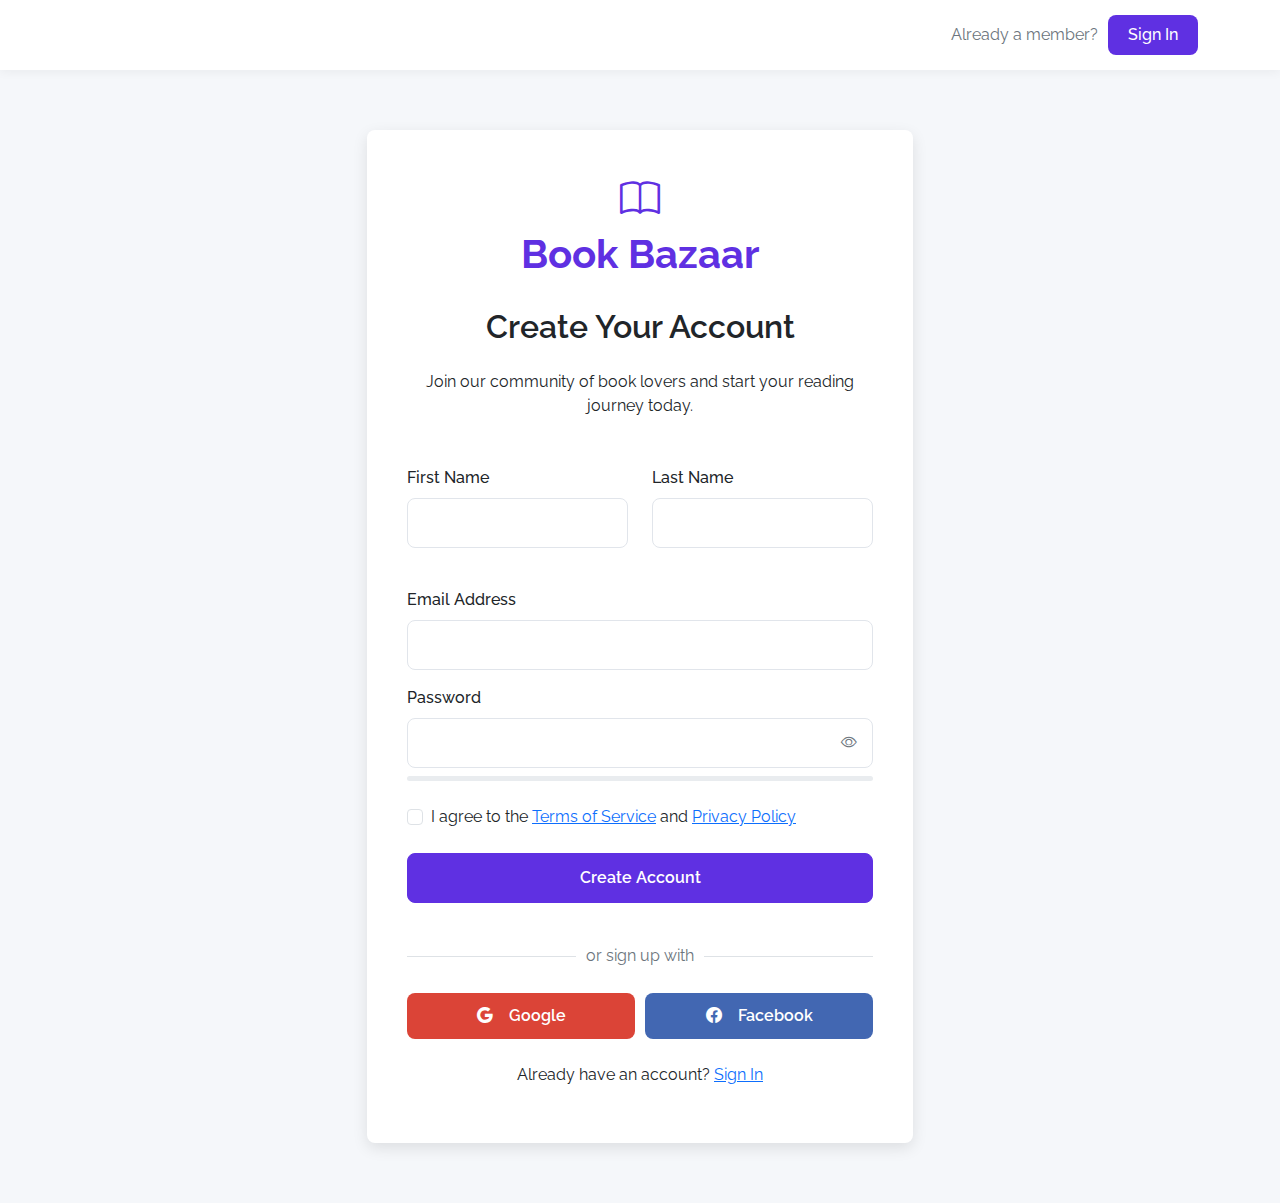
<file: web/sign-up.html>
<!DOCTYPE html>
<html lang="en">
    <head>
        <meta charset="UTF-8">
        <meta name="viewport" content="width=device-width, initial-scale=1.0">
        <title>Sign Up | Book Bazaar</title>

        <!-- Favicons -->
        <link href="assets/img/favicon.ico" rel="icon">
        <link href="assets/img/apple-touch-icon.png" rel="apple-touch-icon">

        <!-- Fonts -->
        <link href="https://fonts.googleapis.com" rel="preconnect">
        <link href="https://fonts.gstatic.com" rel="preconnect" crossorigin>
        <link href="https://fonts.googleapis.com/css2?family=Roboto:ital,wght@0,100;0,300;0,400;0,500;0,700;0,900;1,100;1,300;1,400;1,500;1,700;1,900&family=Raleway:ital,wght@0,100;0,200;0,300;0,400;0,500;0,600;0,700;0,800;0,900;1,100;1,200;1,300;1,400;1,500;1,600;1,700;1,800;1,900&family=Ubuntu:ital,wght@0,300;0,400;0,500;0,700;1,300;1,400;1,500;1,700&display=swap" rel="stylesheet">

        <!-- Vendor CSS Files -->
        <link href="assets/vendor/bootstrap/css/bootstrap.min.css" rel="stylesheet">
        <link href="assets/vendor/bootstrap-icons/bootstrap-icons.css" rel="stylesheet">
        <link href="assets/vendor/aos/aos.css" rel="stylesheet">

        <!-- Main CSS File -->
        <link href="assets/css/style-sign-up.css" rel="stylesheet">
    </head>
    <body class="signup-page">

        <!-- Top Navigation -->
        <div class="top-nav">
            <div class="container d-flex justify-content-end">
                <span class="already-member">Already a member?</span>
                <a href="signIn.html" class="btn-signin">Sign In</a>
            </div>
        </div>

        <!-- Main Sign Up Section -->
        <main class="main-signup">
            <div class="container">
                <div class="row justify-content-center">
                    <div class="col-lg-6">
                        <div class="signup-card" data-aos="fade-up">
                            <div class="logo text-center mb-4">
                                <i class="bi bi-book"></i>
                                <h1>Book Bazaar</h1>
                            </div>

                            <h2 class="text-center mb-4">Create Your Account</h2>
                            <p class="text-center mb-5">Join our community of book lovers and start your reading journey today.</p>
                            
                            <p class="text-danger" id="message"></p>
                            
                            <form id="signupForm" class="signup-form">
                                <div class="row mb-3">
                                    <div class="col-md-6 mb-3 mb-md-0">
                                        <div class="form-group">
                                            <label for="firstName" class="form-label">First Name</label>
                                            <input type="text" class="form-control" id="firstName" required>
                                            <div class="invalid-feedback">Please enter your first name</div>
                                        </div>
                                    </div>
                                    <div class="col-md-6">
                                        <div class="form-group">
                                            <label for="lastName" class="form-label">Last Name</label>
                                            <input type="text" class="form-control" id="lastName" required>
                                            <div class="invalid-feedback">Please enter your last name</div>
                                        </div>
                                    </div>
                                </div>

                                <div class="form-group mb-3">
                                    <label for="email" class="form-label">Email Address</label>
                                    <input type="email" class="form-control" id="email" required>
                                    <div class="invalid-feedback">Please enter a valid email address</div>
                                </div>

                                <div class="form-group mb-4">
                                    <label for="password" class="form-label">Password</label>
                                    <div class="password-input">
                                        <input type="text" class="form-control" id="password" required>
                                        <button type="button" class="toggle-password">
                                            <i class="bi bi-eye"></i>
                                        </button>
                                    </div>
                                    <div class="invalid-feedback">Password must be at least 8 characters</div>
                                    <div class="password-strength mt-2">
                                        <div class="strength-bar"></div>
                                        <span class="strength-text"></span>
                                    </div>
                                </div>

                                <div class="form-check mb-4">
                                    <input class="form-check-input" type="checkbox" id="terms" required>
                                    <label class="form-check-label" for="terms">
                                        I agree to the <a href="#">Terms of Service</a> and <a href="privacy.html">Privacy Policy</a>
                                    </label>
                                </div>

                                <button onclick="signUp();" type="button" class="btn btn-primary w-100 mb-3">Create Account</button>

                                <div class="divider">
                                    <span>or sign up with</span>
                                </div>

                                <div class="social-login">
                                    <a href="#" class="btn btn-google">
                                        <i class="bi bi-google me-3"></i>Google
                                    </a>
                                    <a href="#" class="btn btn-facebook">
                                        <i class="bi bi-facebook me-3"></i>Facebook
                                    </a>
                                </div>

                                <p class="text-center mt-4">
                                    Already have an account? <a href="sign-in.html">Sign In</a>
                                </p>
                            </form>
                        </div>
                    </div>
                </div>
            </div>
        </main>

        <!-- Vendor JS Files -->
        <script src="assets/vendor/bootstrap/js/bootstrap.bundle.min.js"></script>
        <script src="assets/vendor/aos/aos.js"></script>

        <!-- Main JS File -->
        <script src="assets/js/script-sign-up.js"></script>
    </body>
</html>
</file>
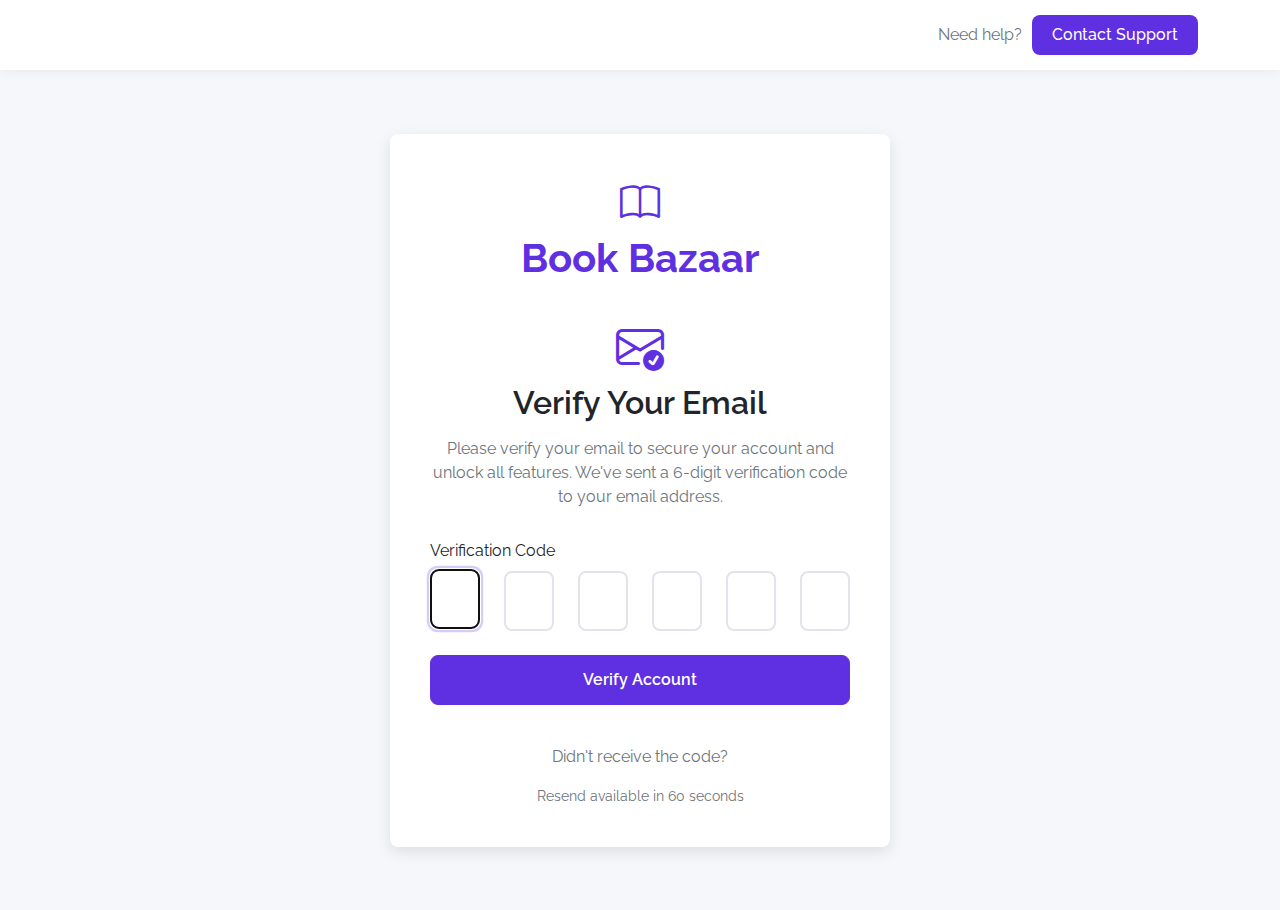
<file: web/verify-account.html>
<!DOCTYPE html>
<html lang="en">
<head>
    <meta charset="UTF-8">
    <meta name="viewport" content="width=device-width, initial-scale=1.0">
    <title>Verify Account | Book Bazaar</title>
    
    <!-- Favicons -->
    <link href="assets/img/favicon.ico" rel="icon">
    <link href="assets/img/apple-touch-icon.png" rel="apple-touch-icon">
    
    <!-- Fonts -->
    <link href="https://fonts.googleapis.com" rel="preconnect">
    <link href="https://fonts.gstatic.com" rel="preconnect" crossorigin>
    <link href="https://fonts.googleapis.com/css2?family=Roboto:ital,wght@0,100;0,300;0,400;0,500;0,700;0,900;1,100;1,300;1,400;1,500;1,700;1,900&family=Raleway:ital,wght@0,100;0,200;0,300;0,400;0,500;0,600;0,700;0,800;0,900;1,100;1,200;1,300;1,400;1,500;1,600;1,700;1,800;1,900&family=Ubuntu:ital,wght@0,300;0,400;0,500;0,700;1,300;1,400;1,500;1,700&display=swap" rel="stylesheet">
    
    <!-- Vendor CSS Files -->
    <link href="assets/vendor/bootstrap/css/bootstrap.min.css" rel="stylesheet">
    <link href="assets/vendor/bootstrap-icons/bootstrap-icons.css" rel="stylesheet">
    <link href="assets/vendor/aos/aos.css" rel="stylesheet">
    
    <!-- Main CSS File -->
    <link href="assets/css/verify-acc.css" rel="stylesheet">
</head>
<body class="verify-page">

    <!-- Top Navigation -->
    <div class="top-nav">
        <div class="container d-flex justify-content-end">
            <span class="already-member">Need help?</span>
            <a href="contact.html" class="btn-help">Contact Support</a>
        </div>
    </div>

    <!-- Main Verification Section -->
    <main class="main-verify">
        <div class="container">
            <div class="row justify-content-center">
                <div class="col-lg-6">
                    <div class="verify-card" data-aos="fade-up">
                        <div class="logo text-center mb-4">
                            <i class="bi bi-book"></i>
                            <h1>Book Bazaar</h1>
                        </div>
                        
                        <div class="verify-header text-center mb-4">
                            <i class="bi bi-envelope-check"></i>
                            <h2>Verify Your Email</h2>
                            <p class="verify-instructions">
                                Please verify your email to secure your account and unlock all features. 
                                We've sent a 6-digit verification code to your email address.
                            </p>
                        </div>
                        <p class="text-danger" id="message"></p>

                        <form id="verifyForm" class="verify-form">
                            <div class="form-group mb-4">
                                <label for="verificationCode" class="form-label">Verification Code</label>
                                <div id="verificationCode" class="code-inputs">
                                <!--<input type="text" class="form-control" value="" id="verificationCode">-->

                                    <input type="text" maxlength="1" pattern="[0-9]" inputmode="numeric" autofocus>
                                    <input type="text" maxlength="1" pattern="[0-9]" inputmode="numeric">
                                    <input type="text" maxlength="1" pattern="[0-9]" inputmode="numeric">
                                    <input type="text" maxlength="1" pattern="[0-9]" inputmode="numeric">
                                    <input type="text" maxlength="1" pattern="[0-9]" inputmode="numeric">
                                    <input type="text" maxlength="1" pattern="[0-9]" inputmode="numeric">
                                </div>
                                <div class="invalid-feedback">Please enter the complete verification code</div>
                            </div>
                            <button type="submit" class="btn btn-primary w-100 mb-3">
                                Verify Account
                            </button>
                            
                            <div class="text-center mt-4">
                                <p class="resend-text">
                                    Didn't receive the code? 
                                    <a href="#" id="resendCode">Resend code</a>
                                </p>
                                <div class="countdown d-none" id="countdown">
                                    Resend available in <span id="countdownSeconds">60</span> seconds
                                </div>
                            </div>
                        </form>
                    </div>
                </div>
            </div>
        </div>
    </main>

    <!-- Vendor JS Files -->
    <script src="assets/vendor/bootstrap/js/bootstrap.bundle.min.js"></script>
    <script src="assets/vendor/aos/aos.js"></script>
    
    <!-- Main JS File -->
    <script src="assets/js/verify-account.js"></script>

</body>
</html>
</file>
<file: web/assets/css/style-sign-up.css>
:root {
    --primary-color: #5f30e2;
    --primary-hover: #4a21c7;
    --secondary-color: #6c757d;
    --light-color: #f8f9fa;
    --dark-color: #212529;
    --border-radius: 8px;
    --box-shadow: 0 5px 15px rgba(0, 0, 0, 0.1);
    --transition: all 0.3s ease;
}

body.signup-page {
    font-family: 'Raleway', sans-serif;
    background-color: #f5f7fa;
    color: var(--dark-color);
}

/* Top Navigation */
.top-nav {
    padding: 15px 0;
    background-color: white;
    box-shadow: 0 2px 10px rgba(0, 0, 0, 0.05);
}

.already-member {
    margin-right: 10px;
    color: var(--secondary-color);
    align-self: center;
}

.btn-signin {
    background-color: var(--primary-color);
    color: white;
    padding: 8px 20px;
    border-radius: var(--border-radius);
    text-decoration: none;
    font-weight: 500;
    transition: var(--transition);
}

.btn-signin:hover {
    background-color: var(--primary-hover);
    color: white;
    transform: translateY(-2px);
}

/* Main Sign Up Section */
.main-signup {
    padding: 60px 0;
}

.signup-card {
    background: white;
    padding: 40px;
    border-radius: var(--border-radius);
    box-shadow: var(--box-shadow);
}

.logo i {
    font-size: 2.5rem;
    color: var(--primary-color);
    margin-bottom: 10px;
}

.logo h1 {
    font-weight: 700;
    color: var(--primary-color);
    margin-bottom: 30px;
}

h2 {
    font-weight: 600;
    color: var(--dark-color);
}

/* Form Styles */
.form-group {
    margin-bottom: 1.5rem;
}

.form-label {
    font-weight: 500;
    margin-bottom: 8px;
    display: block;
}

.form-control {
    height: 50px;
    border-radius: var(--border-radius);
    border: 1px solid #e1e5eb;
    padding: 12px 15px;
    transition: var(--transition);
}

.form-control:focus {
    border-color: var(--primary-color);
    box-shadow: 0 0 0 0.2rem rgba(95, 48, 226, 0.25);
}

.password-input {
    position: relative;
}

.toggle-password {
    position: absolute;
    right: 10px;
    top: 50%;
    transform: translateY(-50%);
    background: none;
    border: none;
    color: var(--secondary-color);
    cursor: pointer;
}

/* Password Strength Meter */
.password-strength {
    height: 5px;
    background: #e9ecef;
    border-radius: 5px;
    margin-top: 5px;
    overflow: hidden;
}

.strength-bar {
    height: 100%;
    width: 0;
    background: #dc3545;
    transition: var(--transition);
}

.strength-text {
    font-size: 0.8rem;
    color: var(--secondary-color);
    display: block;
    margin-top: 5px;
}

/* Buttons */
.btn {
    padding: 12px 24px;
    border-radius: var(--border-radius);
    font-weight: 600;
    transition: var(--transition);
}

.btn-primary {
    background-color: var(--primary-color);
    border-color: var(--primary-color);
}

.btn-primary:hover {
    background-color: var(--primary-hover);
    border-color: var(--primary-hover);
    transform: translateY(-2px);
}

/* Social Login Buttons */
.social-login {
    display: flex;
    gap: 10px;
    margin-top: 20px;
}

.btn-google, .btn-facebook {
    flex: 1;
    display: flex;
    align-items: center;
    justify-content: center;
    padding: 10px;
    border-radius: var(--border-radius);
    color: white;
    text-decoration: none;
}

.btn-google {
    background-color: #db4437;
}

.btn-facebook {
    background-color: #4267B2;
}

.btn-google:hover, .btn-facebook:hover {
    opacity: 0.9;
    color: white;
}

/* Divider */
.divider {
    display: flex;
    align-items: center;
    margin: 25px 0;
    color: var(--secondary-color);
}

.divider::before, .divider::after {
    content: '';
    flex: 1;
    border-bottom: 1px solid #dee2e6;
}

.divider::before {
    margin-right: 10px;
}

.divider::after {
    margin-left: 10px;
}

/* Responsive Adjustments */
@media (max-width: 768px) {
    .signup-card {
        padding: 30px;
    }
    
    .social-login {
        flex-direction: column;
    }
}

/* Animations */
@keyframes fadeIn {
    from { opacity: 0; transform: translateY(20px); }
    to { opacity: 1; transform: translateY(0); }
}

.signup-card {
    animation: fadeIn 0.6s ease-out;
}
</file>
<file: web/assets/css/verify-acc.css>
:root {
    --primary-color: #5f30e2;
    --primary-hover: #4a21c7;
    --secondary-color: #6c757d;
    --light-color: #f8f9fa;
    --dark-color: #212529;
    --border-radius: 8px;
    --box-shadow: 0 5px 15px rgba(0, 0, 0, 0.1);
    --transition: all 0.3s ease;
}

body.verify-page {
    font-family: 'Raleway', sans-serif;
    background-color: #f5f7fa;
    color: var(--dark-color);
}

/* Top Navigation */
.top-nav {
    padding: 15px 0;
    background-color: white;
    box-shadow: 0 2px 10px rgba(0, 0, 0, 0.05);
}

.already-member {
    margin-right: 10px;
    color: var(--secondary-color);
    align-self: center;
}

.btn-help {
    background-color: var(--primary-color);
    color: white;
    padding: 8px 20px;
    border-radius: var(--border-radius);
    text-decoration: none;
    font-weight: 500;
    transition: var(--transition);
}

.btn-help:hover {
    background-color: var(--primary-hover);
    color: white;
    transform: translateY(-2px);
}

/* Main Verification Section */
.main-verify {
    padding: 60px 0;
    min-height: calc(100vh - 60px);
    display: flex;
    align-items: center;
}

.verify-card {
    background: white;
    padding: 40px;
    border-radius: var(--border-radius);
    box-shadow: var(--box-shadow);
    max-width: 500px;
    margin: 0 auto;
}

.logo i {
    font-size: 2.5rem;
    color: var(--primary-color);
    margin-bottom: 10px;
}

.logo h1 {
    font-weight: 700;
    color: var(--primary-color);
    margin-bottom: 30px;
}

.verify-header i {
    font-size: 3rem;
    color: var(--primary-color);
    margin-bottom: 20px;
}

.verify-header h2 {
    font-weight: 600;
    margin-bottom: 15px;
}

.verify-instructions {
    color: var(--secondary-color);
    margin-bottom: 30px;
}

/* Code Input Fields */
.code-inputs {
    display: flex;
    justify-content: space-between;
    gap: 10px;
    margin-bottom: 20px;
}

.code-inputs input {
    width: 50px;
    height: 60px;
    text-align: center;
    font-size: 1.5rem;
    border: 2px solid #e1e5eb;
    border-radius: var(--border-radius);
    transition: var(--transition);
}

.code-inputs input:focus {
    border-color: var(--primary-color);
    box-shadow: 0 0 0 0.2rem rgba(95, 48, 226, 0.25);
    transform: translateY(-2px);
}

/* Buttons */
.btn {
    padding: 12px 24px;
    border-radius: var(--border-radius);
    font-weight: 600;
    transition: var(--transition);
}

.btn-primary {
    background-color: var(--primary-color);
    border-color: var(--primary-color);
}

.btn-primary:hover {
    background-color: var(--primary-hover);
    border-color: var(--primary-hover);
    transform: translateY(-2px);
}

/* Resend Code */
.resend-text {
    color: var(--secondary-color);
}

.resend-text a {
    color: var(--primary-color);
    text-decoration: none;
    font-weight: 500;
}

.resend-text a:hover {
    text-decoration: underline;
}

.countdown {
    color: var(--secondary-color);
    font-size: 0.9rem;
    margin-top: 5px;
}

/* Animations */
@keyframes fadeIn {
    from { opacity: 0; transform: translateY(20px); }
    to { opacity: 1; transform: translateY(0); }
}

.verify-card {
    animation: fadeIn 0.6s ease-out;
}

@keyframes pulse {
    0% { transform: scale(1); }
    50% { transform: scale(1.05); }
    100% { transform: scale(1); }
}

.btn-primary {
    animation: pulse 2s infinite;
}

/* Responsive Adjustments */
@media (max-width: 768px) {
    .verify-card {
        padding: 30px;
    }
    
    .code-inputs input {
        width: 40px;
        height: 50px;
    }
}

@media (max-width: 480px) {
    .code-inputs {
        gap: 5px;
    }
    
    .code-inputs input {
        width: 35px;
        height: 45px;
        font-size: 1.2rem;
    }
}
</file>
<file: web/assets/css/main.css>
/**
* Template Name: Learner
* Template URL: https://bootstrapmade.com/learner-bootstrap-course-template/
* Updated: Jul 08 2025 with Bootstrap v5.3.7
* Author: BootstrapMade.com
* License: https://bootstrapmade.com/license/
*/

@charset "UTF-8";

/*--------------------------------------------------------------
# Font & Color Variables
# Help: https://bootstrapmade.com/color-system/
--------------------------------------------------------------*/
/* Fonts */
:root {
  --default-font: "Roboto",  system-ui, -apple-system, "Segoe UI", Roboto, "Helvetica Neue", Arial, "Noto Sans", "Liberation Sans", sans-serif, "Apple Color Emoji", "Segoe UI Emoji", "Segoe UI Symbol", "Noto Color Emoji";
  --heading-font: "Raleway",  sans-serif;
  --nav-font: "Ubuntu",  sans-serif;
}

/* Global Colors - The following color variables are used throughout the website. Updating them here will change the color scheme of the entire website */
:root { 
  --background-color: #ffffff; /* Background color for the entire website, including individual sections */
  --default-color: #394450; /* Default color used for the majority of the text content across the entire website */
  --heading-color: #223a58; /* Color for headings, subheadings and title throughout the website */
  --accent-color: #136ad5; /* Accent color that represents your brand on the website. It's used for buttons, links, and other elements that need to stand out */
  --surface-color: #ffffff; /* The surface color is used as a background of boxed elements within sections, such as cards, icon boxes, or other elements that require a visual separation from the global background. */
  --contrast-color: #ffffff; /* Contrast color for text, ensuring readability against backgrounds of accent, heading, or default colors. */
}

/* Nav Menu Colors - The following color variables are used specifically for the navigation menu. They are separate from the global colors to allow for more customization options */
:root {
  --nav-color: rgba(255, 255, 255, 0.7);  /* The default color of the main navmenu links */
  --nav-hover-color: #ffffff; /* Applied to main navmenu links when they are hovered over or active */
  --nav-mobile-background-color: #ffffff; /* Used as the background color for mobile navigation menu */
  --nav-dropdown-background-color: #ffffff; /* Used as the background color for dropdown items that appear when hovering over primary navigation items */
  --nav-dropdown-color: #394450; /* Used for navigation links of the dropdown items in the navigation menu. */
  --nav-dropdown-hover-color: #136ad5; /* Similar to --nav-hover-color, this color is applied to dropdown navigation links when they are hovered over. */
}

/* Color Presets - These classes override global colors when applied to any section or element, providing reuse of the sam color scheme. */

.light-background {
  --background-color: #f5faff;
  --surface-color: #ffffff;
}

.dark-background {
  --background-color: #060606;
  --default-color: #ffffff;
  --heading-color: #ffffff;
  --surface-color: #252525;
  --contrast-color: #ffffff;
}

.accent-background {
  --background-color: #136ad5;
  --default-color: #ffffff;
  --heading-color: #ffffff;
  --accent-color: #acd0fc;
  --surface-color: #4188de;
  --contrast-color: #ffffff;
}

/* Smooth scroll */
:root {
  scroll-behavior: smooth;
}

/*--------------------------------------------------------------
# General Styling & Shared Classes
--------------------------------------------------------------*/
body {
  color: var(--default-color);
  background-color: var(--background-color);
  font-family: var(--default-font);
}

a {
  color: var(--accent-color);
  text-decoration: none;
  transition: 0.3s;
}

a:hover {
  color: color-mix(in srgb, var(--accent-color), transparent 25%);
  text-decoration: none;
}

h1,
h2,
h3,
h4,
h5,
h6 {
  color: var(--heading-color);
  font-family: var(--heading-font);
}

/* PHP Email Form Messages
------------------------------*/
.php-email-form .error-message {
  display: none;
  background: #df1529;
  color: #ffffff;
  text-align: left;
  padding: 15px;
  margin-bottom: 24px;
  font-weight: 600;
}

.php-email-form .sent-message {
  display: none;
  color: #ffffff;
  background: #059652;
  text-align: center;
  padding: 15px;
  margin-bottom: 24px;
  font-weight: 600;
}

.php-email-form .loading {
  display: none;
  background: var(--surface-color);
  text-align: center;
  padding: 15px;
  margin-bottom: 24px;
}

.php-email-form .loading:before {
  content: "";
  display: inline-block;
  border-radius: 50%;
  width: 24px;
  height: 24px;
  margin: 0 10px -6px 0;
  border: 3px solid var(--accent-color);
  border-top-color: var(--surface-color);
  animation: php-email-form-loading 1s linear infinite;
}

@keyframes php-email-form-loading {
  0% {
    transform: rotate(0deg);
  }

  100% {
    transform: rotate(360deg);
  }
}

/*--------------------------------------------------------------
# Global Header
--------------------------------------------------------------*/
.header {
  --background-color: #136ad5;
  --default-color: #ffffff;
  --heading-color: #ffffff;
  --accent-color: #2e80e4;
  color: var(--default-color);
  background-color: var(--background-color);
  padding: 15px 0;
  transition: all 0.5s;
  z-index: 997;
}

.header .logo {
  line-height: 1;
}

.header .logo img {
  max-height: 36px;
  margin-right: 8px;
}

.header .logo h1 {
  font-size: 30px;
  margin: 0;
  font-weight: 700;
  color: var(--heading-color);
}

.header .btn-getstarted,
.header .btn-getstarted:focus {
  color: var(--contrast-color);
  background: var(--accent-color);
  font-size: 14px;
  padding: 8px 25px;
  margin: 0 0 0 30px;
  border-radius: 50px;
  transition: 0.3s;
  border: 2px solid color-mix(in srgb, var(--contrast-color), transparent 90%);
}

.header .btn-getstarted:hover,
.header .btn-getstarted:focus:hover {
  color: var(--contrast-color);
  background: color-mix(in srgb, var(--contrast-color), transparent 90%);
}

@media (max-width: 1200px) {
  .header .logo {
    order: 1;
  }

  .header .btn-getstarted {
    order: 2;
    margin: 0 15px 0 0;
    padding: 6px 15px;
  }

  .header .navmenu {
    order: 3;
  }
}

.scrolled .header {
  box-shadow: 0px 0 18px rgba(0, 0, 0, 0.1);
}

/*--------------------------------------------------------------
# Navigation Menu
--------------------------------------------------------------*/
/* Desktop Navigation */
@media (min-width: 1200px) {
  .navmenu {
    padding: 0;
  }

  .navmenu ul {
    margin: 0;
    padding: 0;
    display: flex;
    list-style: none;
    align-items: center;
  }

  .navmenu li {
    position: relative;
  }

  .navmenu>ul>li {
    white-space: nowrap;
    padding: 15px 14px;
  }

  .navmenu>ul>li:last-child {
    padding-right: 0;
  }

  .navmenu a,
  .navmenu a:focus {
    color: var(--nav-color);
    font-size: 15px;
    padding: 0 2px;
    font-family: var(--nav-font);
    font-weight: 400;
    display: flex;
    align-items: center;
    justify-content: space-between;
    white-space: nowrap;
    transition: 0.3s;
    position: relative;
  }

  .navmenu a i,
  .navmenu a:focus i {
    font-size: 12px;
    line-height: 0;
    margin-left: 5px;
    transition: 0.3s;
  }

  .navmenu>ul>li>a:before {
    content: "";
    position: absolute;
    height: 2px;
    bottom: -6px;
    left: 0;
    background-color: var(--nav-hover-color);
    visibility: hidden;
    width: 0px;
    transition: all 0.3s ease-in-out 0s;
  }

  .navmenu a:hover:before,
  .navmenu li:hover>a:before,
  .navmenu .active:before {
    visibility: visible;
    width: 100%;
  }

  .navmenu li:hover>a,
  .navmenu .active,
  .navmenu .active:focus {
    color: var(--nav-hover-color);
  }

  .navmenu .dropdown ul {
    margin: 0;
    padding: 10px 0;
    background: var(--nav-dropdown-background-color);
    display: block;
    position: absolute;
    visibility: hidden;
    left: 14px;
    top: 130%;
    opacity: 0;
    transition: 0.3s;
    border-radius: 4px;
    z-index: 99;
    box-shadow: 0px 0px 30px rgba(0, 0, 0, 0.1);
  }

  .navmenu .dropdown ul li {
    min-width: 200px;
  }

  .navmenu .dropdown ul a {
    padding: 10px 20px;
    font-size: 15px;
    text-transform: none;
    color: var(--nav-dropdown-color);
  }

  .navmenu .dropdown ul a i {
    font-size: 12px;
  }

  .navmenu .dropdown ul a:hover,
  .navmenu .dropdown ul .active:hover,
  .navmenu .dropdown ul .active,
  .navmenu .dropdown ul li:hover>a {
    color: var(--nav-dropdown-hover-color);
  }

  .navmenu .dropdown:hover>ul {
    opacity: 1;
    top: 100%;
    visibility: visible;
  }

  .navmenu .dropdown .dropdown ul {
    top: 0;
    left: -90%;
    visibility: hidden;
  }

  .navmenu .dropdown .dropdown:hover>ul {
    opacity: 1;
    top: 0;
    left: -100%;
    visibility: visible;
  }
}

/* Mobile Navigation */
@media (max-width: 1199px) {
  .mobile-nav-toggle {
    color: var(--nav-color);
    font-size: 28px;
    line-height: 0;
    margin-right: 10px;
    cursor: pointer;
    transition: color 0.3s;
  }

  .navmenu {
    padding: 0;
    z-index: 9997;
  }

  .navmenu ul {
    display: none;
    list-style: none;
    position: absolute;
    inset: 60px 20px 20px 20px;
    padding: 10px 0;
    margin: 0;
    border-radius: 6px;
    background-color: var(--nav-mobile-background-color);
    border: 1px solid color-mix(in srgb, var(--default-color), transparent 90%);
    box-shadow: none;
    overflow-y: auto;
    transition: 0.3s;
    z-index: 9998;
  }

  .navmenu a,
  .navmenu a:focus {
    color: var(--nav-dropdown-color);
    padding: 10px 20px;
    font-family: var(--nav-font);
    font-size: 17px;
    font-weight: 500;
    display: flex;
    align-items: center;
    justify-content: space-between;
    white-space: nowrap;
    transition: 0.3s;
  }

  .navmenu a i,
  .navmenu a:focus i {
    font-size: 12px;
    line-height: 0;
    margin-left: 5px;
    width: 30px;
    height: 30px;
    display: flex;
    align-items: center;
    justify-content: center;
    border-radius: 50%;
    transition: 0.3s;
    background-color: color-mix(in srgb, var(--accent-color), transparent 90%);
  }

  .navmenu a i:hover,
  .navmenu a:focus i:hover {
    background-color: var(--accent-color);
    color: var(--contrast-color);
  }

  .navmenu a:hover,
  .navmenu .active,
  .navmenu .active:focus {
    color: var(--nav-dropdown-hover-color);
  }

  .navmenu .active i,
  .navmenu .active:focus i {
    background-color: var(--accent-color);
    color: var(--contrast-color);
    transform: rotate(180deg);
  }

  .navmenu .dropdown ul {
    position: static;
    display: none;
    z-index: 99;
    padding: 10px 0;
    margin: 10px 20px;
    background-color: var(--nav-dropdown-background-color);
    transition: all 0.5s ease-in-out;
  }

  .navmenu .dropdown ul ul {
    background-color: rgba(33, 37, 41, 0.1);
  }

  .navmenu .dropdown>.dropdown-active {
    display: block;
    background-color: rgba(33, 37, 41, 0.03);
  }

  .mobile-nav-active {
    overflow: hidden;
  }

  .mobile-nav-active .mobile-nav-toggle {
    color: #fff;
    position: absolute;
    font-size: 32px;
    top: 15px;
    right: 15px;
    margin-right: 0;
    z-index: 9999;
  }

  .mobile-nav-active .navmenu {
    position: fixed;
    overflow: hidden;
    inset: 0;
    background: rgba(33, 37, 41, 0.8);
    transition: 0.3s;
  }

  .mobile-nav-active .navmenu>ul {
    display: block;
  }
}

/*--------------------------------------------------------------
# Global Footer
--------------------------------------------------------------*/
.footer {
  color: var(--default-color);
  background-color: var(--background-color);
  font-size: 14px;
  padding-bottom: 50px;
  position: relative;
}

.footer .footer-top {
  padding-top: 50px;
  border-top: 1px solid color-mix(in srgb, var(--default-color), transparent 90%);
}

.footer .footer-about .logo {
  line-height: 1;
  margin-bottom: 25px;
}

.footer .footer-about .logo img {
  max-height: 40px;
  margin-right: 6px;
}

.footer .footer-about .logo span {
  color: var(--heading-color);
  font-size: 30px;
  font-weight: 700;
  letter-spacing: 1px;
  font-family: var(--heading-font);
}

.footer .footer-about p {
  font-size: 14px;
  font-family: var(--heading-font);
}

.footer .social-links a {
  display: flex;
  align-items: center;
  justify-content: center;
  width: 40px;
  height: 40px;
  border-radius: 50%;
  border: 1px solid color-mix(in srgb, var(--default-color), transparent 50%);
  font-size: 16px;
  color: color-mix(in srgb, var(--default-color), transparent 50%);
  margin-right: 10px;
  transition: 0.3s;
}

.footer .social-links a:hover {
  color: var(--accent-color);
  border-color: var(--accent-color);
}

.footer h4 {
  font-size: 16px;
  font-weight: bold;
  position: relative;
  padding-bottom: 12px;
}

.footer .footer-links {
  margin-bottom: 30px;
}

.footer .footer-links ul {
  list-style: none;
  padding: 0;
  margin: 0;
}

.footer .footer-links ul i {
  padding-right: 2px;
  font-size: 12px;
  line-height: 0;
}

.footer .footer-links ul li {
  padding: 10px 0;
  display: flex;
  align-items: center;
}

.footer .footer-links ul li:first-child {
  padding-top: 0;
}

.footer .footer-links ul a {
  color: color-mix(in srgb, var(--default-color), transparent 20%);
  display: inline-block;
  line-height: 1;
}

.footer .footer-links ul a:hover {
  color: var(--accent-color);
}

.footer .footer-contact p {
  margin-bottom: 5px;
}

.footer .copyright {
  padding-top: 25px;
  padding-bottom: 25px;
  background-color: color-mix(in srgb, var(--default-color), transparent 95%);
}

.footer .copyright p {
  margin-bottom: 0;
}

.footer .credits {
  margin-top: 6px;
  font-size: 13px;
}

/*--------------------------------------------------------------
# Preloader
--------------------------------------------------------------*/
#preloader {
  position: fixed;
  inset: 0;
  z-index: 999999;
  overflow: hidden;
  background: var(--background-color);
  transition: all 0.6s ease-out;
}

#preloader:before {
  content: "";
  position: fixed;
  top: calc(50% - 30px);
  left: calc(50% - 30px);
  border: 6px solid #ffffff;
  border-color: var(--accent-color) transparent var(--accent-color) transparent;
  border-radius: 50%;
  width: 60px;
  height: 60px;
  animation: animate-preloader 1.5s linear infinite;
}

@keyframes animate-preloader {
  0% {
    transform: rotate(0deg);
  }

  100% {
    transform: rotate(360deg);
  }
}

/*--------------------------------------------------------------
# Scroll Top Button
--------------------------------------------------------------*/
.scroll-top {
  position: fixed;
  visibility: hidden;
  opacity: 0;
  right: 15px;
  bottom: 15px;
  z-index: 99999;
  background-color: var(--accent-color);
  width: 40px;
  height: 40px;
  border-radius: 4px;
  transition: all 0.4s;
}

.scroll-top i {
  font-size: 24px;
  color: var(--contrast-color);
  line-height: 0;
}

.scroll-top:hover {
  background-color: color-mix(in srgb, var(--accent-color), transparent 20%);
  color: var(--contrast-color);
}

.scroll-top.active {
  visibility: visible;
  opacity: 1;
}

/*--------------------------------------------------------------
# Disable aos animation delay on mobile devices
--------------------------------------------------------------*/
@media screen and (max-width: 768px) {
  [data-aos-delay] {
    transition-delay: 0 !important;
  }
}

/*--------------------------------------------------------------
# Global Page Titles & Breadcrumbs
--------------------------------------------------------------*/
.page-title {
  color: var(--default-color);
  background-color: var(--background-color);
  padding: 25px 0;
  position: relative;
}

.page-title h1 {
  font-size: 24px;
  font-weight: 700;
}

.page-title .breadcrumbs ol {
  display: flex;
  flex-wrap: wrap;
  list-style: none;
  padding: 0;
  margin: 0;
  font-size: 14px;
  font-weight: 400;
}

.page-title .breadcrumbs ol li+li {
  padding-left: 10px;
}

.page-title .breadcrumbs ol li+li::before {
  content: "/";
  display: inline-block;
  padding-right: 10px;
  color: color-mix(in srgb, var(--default-color), transparent 70%);
}

/*--------------------------------------------------------------
# Global Sections
--------------------------------------------------------------*/
section,
.section {
  color: var(--default-color);
  background-color: var(--background-color);
  padding: 60px 0;
  scroll-margin-top: 90px;
  overflow: clip;
}

@media (max-width: 1199px) {

  section,
  .section {
    scroll-margin-top: 66px;
  }
}

/*--------------------------------------------------------------
# Global Section Titles
--------------------------------------------------------------*/
.section-title {
  text-align: center;
  padding-bottom: 60px;
  position: relative;
}

.section-title h2 {
  font-size: 32px;
  font-weight: 700;
  position: relative;
}

.section-title h2:before,
.section-title h2:after {
  content: "";
  width: 50px;
  height: 2px;
  background: var(--accent-color);
  display: inline-block;
}

.section-title h2:before {
  margin: 0 15px 10px 0;
}

.section-title h2:after {
  margin: 0 0 10px 15px;
}

.section-title p {
  margin-bottom: 0;
}

@media (max-width: 768px) {
  .section-title h2 {
    font-size: 20px;
  }

  .section-title h2:before,
  .section-title h2:after {
    content: "";
    width: 20px;
    height: 2px;
    background: var(--accent-color);
    display: inline-block;
  }
}

/*--------------------------------------------------------------
# Courses Hero Section
--------------------------------------------------------------*/
.courses-hero {
  position: relative;
  min-height: 70vh;
  display: flex;
  align-items: center;
  overflow: hidden;
  padding: 120px 0 60px;
}

.courses-hero .hero-content {
  position: relative;
  z-index: 2;
  width: 100%;
}

.courses-hero .hero-text h1 {
  font-size: 3.5rem;
  font-weight: 700;
  line-height: 1.2;
  margin-bottom: 1.5rem;
  color: var(--heading-color);
}

@media (max-width: 768px) {
  .courses-hero .hero-text h1 {
    font-size: 2.5rem;
  }
}

.courses-hero .hero-text p {
  font-size: 1.25rem;
  line-height: 1.6;
  margin-bottom: 2rem;
  color: color-mix(in srgb, var(--default-color), transparent 20%);
}

.courses-hero .hero-stats {
  display: flex;
  gap: 2rem;
  margin-bottom: 2.5rem;
}

@media (max-width: 576px) {
  .courses-hero .hero-stats {
    flex-direction: column;
    gap: 1rem;
  }
}

.courses-hero .hero-stats .stat-item {
  text-align: center;
}

.courses-hero .hero-stats .stat-item .number {
  display: block;
  font-size: 2.5rem;
  font-weight: 700;
  color: var(--accent-color);
  line-height: 1;
}

.courses-hero .hero-stats .stat-item .label {
  font-size: 0.9rem;
  color: color-mix(in srgb, var(--default-color), transparent 40%);
  font-weight: 500;
}

.courses-hero .hero-buttons {
  display: flex;
  gap: 1rem;
  margin-bottom: 2.5rem;
}

@media (max-width: 576px) {
  .courses-hero .hero-buttons {
    flex-direction: column;
  }
}

.courses-hero .hero-buttons .btn {
  padding: 15px 30px;
  font-weight: 600;
  font-size: 1rem;
  border-radius: 50px;
  transition: all 0.3s ease;
}

.courses-hero .hero-buttons .btn.btn-primary {
  background-color: var(--accent-color);
  border-color: var(--accent-color);
  color: var(--contrast-color);
}

.courses-hero .hero-buttons .btn.btn-primary:hover {
  background-color: color-mix(in srgb, var(--accent-color), black 15%);
  border-color: color-mix(in srgb, var(--accent-color), black 15%);
  transform: translateY(-2px);
}

.courses-hero .hero-buttons .btn.btn-outline {
  background-color: transparent;
  border: 2px solid var(--accent-color);
  color: var(--accent-color);
}

.courses-hero .hero-buttons .btn.btn-outline:hover {
  background-color: var(--accent-color);
  color: var(--contrast-color);
  transform: translateY(-2px);
}

.courses-hero .hero-features {
  display: flex;
  gap: 2rem;
}

@media (max-width: 768px) {
  .courses-hero .hero-features {
    flex-wrap: wrap;
    gap: 1rem;
  }
}

.courses-hero .hero-features .feature {
  display: flex;
  align-items: center;
  gap: 0.5rem;
}

.courses-hero .hero-features .feature i {
  font-size: 1.25rem;
  color: var(--accent-color);
}

.courses-hero .hero-features .feature span {
  font-size: 0.9rem;
  font-weight: 500;
  color: var(--default-color);
}

.courses-hero .hero-image {
  position: relative;
}

.courses-hero .hero-image .main-image {
  position: relative;
  border-radius: 20px;
  overflow: hidden;
  box-shadow: 0 20px 60px rgba(0, 0, 0, 0.1);
}

.courses-hero .hero-image .main-image img {
  width: 100%;
  height: auto;
  border-radius: 20px;
}

.courses-hero .hero-image .floating-cards {
  position: absolute;
  top: 0;
  left: 0;
  right: 0;
  bottom: 0;
  pointer-events: none;
}

.courses-hero .hero-image .floating-cards .course-card {
  position: absolute;
  background: var(--surface-color);
  border-radius: 15px;
  padding: 1rem 1.25rem;
  box-shadow: 0 10px 30px rgba(0, 0, 0, 0.15);
  display: flex;
  align-items: center;
  gap: 0.75rem;
  min-width: 200px;
}

.courses-hero .hero-image .floating-cards .course-card:nth-child(1) {
  top: 20%;
  left: -10%;
}

.courses-hero .hero-image .floating-cards .course-card:nth-child(2) {
  top: 50%;
  right: -15%;
}

.courses-hero .hero-image .floating-cards .course-card:nth-child(3) {
  bottom: 20%;
  left: -5%;
}

.courses-hero .hero-image .floating-cards .course-card .card-icon {
  width: 50px;
  height: 50px;
  border-radius: 12px;
  background: color-mix(in srgb, var(--accent-color), transparent 90%);
  display: flex;
  align-items: center;
  justify-content: center;
}

.courses-hero .hero-image .floating-cards .course-card .card-icon i {
  font-size: 1.5rem;
  color: var(--accent-color);
}

.courses-hero .hero-image .floating-cards .course-card .card-content h6 {
  margin: 0;
  font-size: 0.9rem;
  font-weight: 600;
  color: var(--heading-color);
  line-height: 1.2;
}

.courses-hero .hero-image .floating-cards .course-card .card-content span {
  font-size: 0.8rem;
  color: color-mix(in srgb, var(--default-color), transparent 40%);
}

@media (max-width: 992px) {
  .courses-hero .hero-image .floating-cards .course-card {
    display: none;
  }
}

.courses-hero .hero-background {
  position: absolute;
  top: 0;
  left: 0;
  right: 0;
  bottom: 0;
  z-index: 1;
  overflow: hidden;
}

.courses-hero .hero-background .bg-shapes {
  position: absolute;
  top: 0;
  left: 0;
  right: 0;
  bottom: 0;
}

.courses-hero .hero-background .bg-shapes .shape {
  position: absolute;
  border-radius: 50%;
  background: color-mix(in srgb, var(--accent-color), transparent 95%);
}

.courses-hero .hero-background .bg-shapes .shape.shape-1 {
  width: 300px;
  height: 300px;
  top: 10%;
  right: 10%;
  animation: float 6s ease-in-out infinite;
}

.courses-hero .hero-background .bg-shapes .shape.shape-2 {
  width: 200px;
  height: 200px;
  bottom: 20%;
  left: 5%;
  animation: float 8s ease-in-out infinite reverse;
}

.courses-hero .hero-background .bg-shapes .shape.shape-3 {
  width: 150px;
  height: 150px;
  top: 60%;
  right: 30%;
  animation: float 7s ease-in-out infinite;
}

@keyframes float {

  0%,
  100% {
    transform: translateY(0px);
  }

  50% {
    transform: translateY(-20px);
  }
}

@media (max-width: 992px) {
  .courses-hero {
    padding: 100px 0 60px;
    min-height: auto;
  }

  .courses-hero .hero-text {
    margin-bottom: 3rem;
  }
}

@media (max-width: 768px) {
  .courses-hero {
    text-align: center;
  }

  .courses-hero .hero-stats {
    justify-content: center;
  }

  .courses-hero .hero-features {
    justify-content: center;
  }
}

/*--------------------------------------------------------------
# Featured Courses Section
--------------------------------------------------------------*/
.featured-courses .course-card {
  background: var(--surface-color);
  border-radius: 15px;
  overflow: hidden;
  box-shadow: 0 5px 25px color-mix(in srgb, var(--default-color), transparent 90%);
  transition: all 0.3s ease;
  height: 100%;
  display: flex;
  flex-direction: column;
}

.featured-courses .course-card:hover {
  transform: translateY(-10px);
  box-shadow: 0 15px 40px color-mix(in srgb, var(--default-color), transparent 85%);
}

.featured-courses .course-image {
  position: relative;
  overflow: hidden;
  height: 220px;
}

.featured-courses .course-image img {
  width: 100%;
  height: 100%;
  object-fit: cover;
  transition: transform 0.3s ease;
}

.featured-courses .course-image:hover img {
  transform: scale(1.05);
}

.featured-courses .course-image .badge {
  position: absolute;
  top: 15px;
  left: 15px;
  padding: 6px 12px;
  border-radius: 20px;
  font-size: 12px;
  font-weight: 600;
  text-transform: uppercase;
  letter-spacing: 0.5px;
}

.featured-courses .course-image .badge.featured {
  background: var(--accent-color);
  color: var(--contrast-color);
}

.featured-courses .course-image .badge.new {
  background: #28a745;
  color: white;
}

.featured-courses .course-image .badge.certificate {
  background: #ffc107;
  color: #212529;
}

.featured-courses .course-image .badge.popular {
  background: #ff6b35;
  color: white;
}

.featured-courses .course-image .price-badge {
  position: absolute;
  top: 15px;
  right: 15px;
  background: var(--heading-color);
  color: var(--contrast-color);
  padding: 8px 15px;
  border-radius: 25px;
  font-weight: 700;
  font-size: 14px;
}

.featured-courses .course-content {
  padding: 25px;
  flex: 1;
  display: flex;
  flex-direction: column;
}

.featured-courses .course-meta {
  display: flex;
  gap: 15px;
  margin-bottom: 15px;
}

.featured-courses .course-meta span {
  font-size: 12px;
  padding: 4px 10px;
  border-radius: 15px;
  font-weight: 500;
}

.featured-courses .course-meta span.level {
  background: color-mix(in srgb, var(--accent-color), transparent 85%);
  color: var(--accent-color);
}

.featured-courses .course-meta span.duration {
  background: color-mix(in srgb, var(--heading-color), transparent 85%);
  color: var(--heading-color);
}

.featured-courses h3 {
  margin-bottom: 15px;
  font-size: 20px;
  line-height: 1.3;
}

.featured-courses h3 a {
  color: var(--heading-color);
  text-decoration: none;
  transition: color 0.3s ease;
}

.featured-courses h3 a:hover {
  color: var(--accent-color);
}

.featured-courses p {
  color: color-mix(in srgb, var(--default-color), transparent 20%);
  font-size: 14px;
  line-height: 1.6;
  margin-bottom: 20px;
}

.featured-courses .instructor {
  display: flex;
  align-items: center;
  gap: 12px;
  margin-bottom: 20px;
}

.featured-courses .instructor .instructor-img {
  width: 40px;
  height: 40px;
  border-radius: 50%;
  object-fit: cover;
}

.featured-courses .instructor .instructor-info h6 {
  margin: 0;
  font-size: 14px;
  font-weight: 600;
  color: var(--heading-color);
}

.featured-courses .instructor .instructor-info span {
  font-size: 12px;
  color: color-mix(in srgb, var(--default-color), transparent 40%);
}

.featured-courses .course-stats {
  display: flex;
  justify-content: space-between;
  align-items: center;
  margin-bottom: 25px;
  padding-top: 15px;
  border-top: 1px solid color-mix(in srgb, var(--default-color), transparent 90%);
}

.featured-courses .course-stats .rating {
  display: flex;
  align-items: center;
  gap: 3px;
}

.featured-courses .course-stats .rating i {
  color: #ffc107;
  font-size: 12px;
}

.featured-courses .course-stats .rating span {
  color: color-mix(in srgb, var(--default-color), transparent 30%);
  font-size: 12px;
  margin-left: 8px;
  font-weight: 500;
}

.featured-courses .course-stats .students {
  display: flex;
  align-items: center;
  gap: 5px;
}

.featured-courses .course-stats .students i {
  color: var(--accent-color);
  font-size: 14px;
}

.featured-courses .course-stats .students span {
  color: color-mix(in srgb, var(--default-color), transparent 30%);
  font-size: 12px;
  font-weight: 500;
}

.featured-courses .btn-course {
  display: inline-block;
  background: var(--accent-color);
  color: var(--contrast-color);
  padding: 12px 25px;
  border-radius: 25px;
  text-decoration: none;
  font-weight: 600;
  text-align: center;
  transition: all 0.3s ease;
  margin-top: auto;
}

.featured-courses .btn-course:hover {
  background: color-mix(in srgb, var(--accent-color), black 10%);
  transform: translateY(-2px);
}

.featured-courses .more-courses {
  margin-top: 50px;
}

.featured-courses .more-courses .btn-more {
  display: inline-block;
  background: transparent;
  color: var(--accent-color);
  padding: 15px 40px;
  border: 2px solid var(--accent-color);
  border-radius: 30px;
  text-decoration: none;
  font-weight: 600;
  transition: all 0.3s ease;
}

.featured-courses .more-courses .btn-more:hover {
  background: var(--accent-color);
  color: var(--contrast-color);
  transform: translateY(-3px);
}

@media (max-width: 768px) {
  .featured-courses .course-image {
    height: 200px;
  }

  .featured-courses .course-content {
    padding: 20px;
  }

  .featured-courses h3 {
    font-size: 18px;
  }

  .featured-courses .course-stats {
    flex-direction: column;
    gap: 10px;
    align-items: flex-start;
  }
}

/*--------------------------------------------------------------
# Course Categories Section
--------------------------------------------------------------*/
.course-categories .category-card {
  background: var(--surface-color);
  border-radius: 12px;
  padding: 30px 20px;
  text-align: center;
  transition: all 0.3s ease;
  border: 2px solid transparent;
  height: 100%;
  cursor: pointer;
  text-decoration: none;
  display: block;
}

.course-categories .category-card:hover {
  transform: translateY(-5px);
  box-shadow: 0 8px 25px rgba(0, 0, 0, 0.1);
  text-decoration: none;
}

.course-categories .category-card .category-icon {
  width: 60px;
  height: 60px;
  border-radius: 50%;
  display: flex;
  align-items: center;
  justify-content: center;
  margin: 0 auto 20px;
  transition: all 0.3s ease;
}

.course-categories .category-card .category-icon i {
  font-size: 30px;
  color: var(--contrast-color);
}

.course-categories .category-card h5 {
  font-size: 16px;
  font-weight: 600;
  margin-bottom: 8px;
  color: var(--heading-color);
}

.course-categories .category-card .course-count {
  font-size: 14px;
  color: color-mix(in srgb, var(--default-color), transparent 30%);
  font-weight: 500;
}

.course-categories .category-card.category-tech .category-icon {
  background: linear-gradient(135deg, #3b82f6, #1d4ed8);
}

.course-categories .category-card.category-tech:hover {
  border-color: #3b82f6;
}

.course-categories .category-card.category-business .category-icon {
  background: linear-gradient(135deg, #10b981, #047857);
}

.course-categories .category-card.category-business:hover {
  border-color: #10b981;
}

.course-categories .category-card.category-design .category-icon {
  background: linear-gradient(135deg, #8b5cf6, #6d28d9);
}

.course-categories .category-card.category-design:hover {
  border-color: #8b5cf6;
}

.course-categories .category-card.category-health .category-icon {
  background: linear-gradient(135deg, #ef4444, #dc2626);
}

.course-categories .category-card.category-health:hover {
  border-color: #ef4444;
}

.course-categories .category-card.category-language .category-icon {
  background: linear-gradient(135deg, #f97316, #ea580c);
}

.course-categories .category-card.category-language:hover {
  border-color: #f97316;
}

.course-categories .category-card.category-science .category-icon {
  background: linear-gradient(135deg, #06b6d4, #0891b2);
}

.course-categories .category-card.category-science:hover {
  border-color: #06b6d4;
}

.course-categories .category-card.category-marketing .category-icon {
  background: linear-gradient(135deg, #ec4899, #db2777);
}

.course-categories .category-card.category-marketing:hover {
  border-color: #ec4899;
}

.course-categories .category-card.category-finance .category-icon {
  background: linear-gradient(135deg, #059669, #047857);
}

.course-categories .category-card.category-finance:hover {
  border-color: #059669;
}

.course-categories .category-card.category-photography .category-icon {
  background: linear-gradient(135deg, #64748b, #475569);
}

.course-categories .category-card.category-photography:hover {
  border-color: #64748b;
}

.course-categories .category-card.category-music .category-icon {
  background: linear-gradient(135deg, #7c3aed, #5b21b6);
}

.course-categories .category-card.category-music:hover {
  border-color: #7c3aed;
}

.course-categories .category-card.category-engineering .category-icon {
  background: linear-gradient(135deg, #6b7280, #4b5563);
}

.course-categories .category-card.category-engineering:hover {
  border-color: #6b7280;
}

.course-categories .category-card.category-law .category-icon {
  background: linear-gradient(135deg, #f59e0b, #d97706);
}

.course-categories .category-card.category-law:hover {
  border-color: #f59e0b;
}

.course-categories .category-card.category-culinary .category-icon {
  background: linear-gradient(135deg, #f43f5e, #e11d48);
}

.course-categories .category-card.category-culinary:hover {
  border-color: #f43f5e;
}

.course-categories .category-card.category-sports .category-icon {
  background: linear-gradient(135deg, #84cc16, #65a30d);
}

.course-categories .category-card.category-sports:hover {
  border-color: #84cc16;
}

.course-categories .category-card.category-writing .category-icon {
  background: linear-gradient(135deg, #6366f1, #4338ca);
}

.course-categories .category-card.category-writing:hover {
  border-color: #6366f1;
}

.course-categories .category-card.category-psychology .category-icon {
  background: linear-gradient(135deg, #14b8a6, #0d9488);
}

.course-categories .category-card.category-psychology:hover {
  border-color: #14b8a6;
}

.course-categories .category-card.category-environment .category-icon {
  background: linear-gradient(135deg, #22c55e, #16a34a);
}

.course-categories .category-card.category-environment:hover {
  border-color: #22c55e;
}

.course-categories .category-card.category-communication .category-icon {
  background: linear-gradient(135deg, #0ea5e9, #0284c7);
}

.course-categories .category-card.category-communication:hover {
  border-color: #0ea5e9;
}

@media (max-width: 576px) {
  .course-categories .category-card {
    padding: 20px 15px;
  }

  .course-categories .category-card .category-icon {
    width: 50px;
    height: 50px;
    margin-bottom: 15px;
  }

  .course-categories .category-card .category-icon i {
    font-size: 24px;
  }

  .course-categories .category-card h5 {
    font-size: 14px;
  }

  .course-categories .category-card .course-count {
    font-size: 13px;
  }
}

/*--------------------------------------------------------------
# Featured Instructors Section
--------------------------------------------------------------*/
.featured-instructors .instructor-card {
  background: var(--surface-color);
  border-radius: 16px;
  overflow: hidden;
  box-shadow: 0 4px 20px color-mix(in srgb, var(--default-color), transparent 94%);
  border: 1px solid color-mix(in srgb, var(--default-color), transparent 92%);
  transition: all 0.3s ease;
  height: 100%;
  display: flex;
  flex-direction: column;
}

.featured-instructors .instructor-card:hover {
  transform: translateY(-5px);
  box-shadow: 0 8px 30px color-mix(in srgb, var(--default-color), transparent 88%);
}

.featured-instructors .instructor-card:hover .instructor-image .overlay-content {
  opacity: 1;
}

.featured-instructors .instructor-card:hover .instructor-image img {
  transform: scale(1.05);
}

.featured-instructors .instructor-image {
  position: relative;
  height: 250px;
  overflow: hidden;
}

.featured-instructors .instructor-image img {
  width: 100%;
  height: 100%;
  object-fit: cover;
  transition: transform 0.3s ease;
}

.featured-instructors .instructor-image .overlay-content {
  position: absolute;
  top: 15px;
  left: 15px;
  right: 15px;
  display: flex;
  justify-content: space-between;
  opacity: 0;
  transition: opacity 0.3s ease;
}

.featured-instructors .instructor-image .rating-stars {
  background: var(--surface-color);
  padding: 8px 12px;
  border-radius: 20px;
  display: flex;
  align-items: center;
  gap: 4px;
  box-shadow: 0 2px 10px color-mix(in srgb, var(--default-color), transparent 90%);
}

.featured-instructors .instructor-image .rating-stars i {
  color: #ffc107;
  font-size: 12px;
}

.featured-instructors .instructor-image .rating-stars i.bi-star {
  color: color-mix(in srgb, var(--default-color), transparent 80%);
}

.featured-instructors .instructor-image .rating-stars span {
  font-size: 12px;
  font-weight: 600;
  margin-left: 4px;
  color: var(--heading-color);
}

.featured-instructors .instructor-image .course-count {
  background: var(--accent-color);
  color: var(--contrast-color);
  padding: 8px 12px;
  border-radius: 20px;
  display: flex;
  align-items: center;
  gap: 6px;
  box-shadow: 0 2px 10px color-mix(in srgb, var(--accent-color), transparent 60%);
}

.featured-instructors .instructor-image .course-count i {
  font-size: 14px;
}

.featured-instructors .instructor-image .course-count span {
  font-size: 12px;
  font-weight: 600;
}

.featured-instructors .instructor-info {
  padding: 24px;
  flex-grow: 1;
  display: flex;
  flex-direction: column;
}

.featured-instructors .instructor-info h5 {
  margin: 0 0 8px 0;
  font-size: 20px;
  font-weight: 700;
  color: var(--heading-color);
}

.featured-instructors .instructor-info .specialty {
  color: var(--accent-color);
  font-weight: 600;
  font-size: 14px;
  margin: 0 0 12px 0;
  text-transform: uppercase;
  letter-spacing: 0.5px;
}

.featured-instructors .instructor-info .description {
  color: color-mix(in srgb, var(--default-color), transparent 30%);
  font-size: 14px;
  line-height: 1.6;
  margin-bottom: 20px;
  flex-grow: 1;
}

.featured-instructors .stats-grid {
  display: grid;
  grid-template-columns: 1fr 1fr;
  gap: 16px;
  margin-bottom: 20px;
  padding: 16px;
  background: color-mix(in srgb, var(--accent-color), transparent 95%);
  border-radius: 12px;
}

.featured-instructors .stats-grid .stat {
  text-align: center;
}

.featured-instructors .stats-grid .stat .number {
  display: block;
  font-size: 18px;
  font-weight: 800;
  color: var(--heading-color);
  line-height: 1;
  margin-bottom: 4px;
}

.featured-instructors .stats-grid .stat .label {
  font-size: 11px;
  color: color-mix(in srgb, var(--default-color), transparent 50%);
  text-transform: uppercase;
  letter-spacing: 0.5px;
  font-weight: 600;
}

.featured-instructors .action-buttons {
  display: flex;
  justify-content: space-between;
  align-items: center;
}

.featured-instructors .action-buttons .btn-view {
  background: var(--accent-color);
  color: var(--contrast-color);
  padding: 10px 20px;
  border-radius: 25px;
  text-decoration: none;
  font-weight: 600;
  font-size: 13px;
  transition: all 0.3s ease;
}

.featured-instructors .action-buttons .btn-view:hover {
  transform: translateY(-2px);
}

.featured-instructors .action-buttons .social-links {
  display: flex;
  gap: 6px;
}

.featured-instructors .action-buttons .social-links a {
  width: 32px;
  height: 32px;
  border: 1px solid color-mix(in srgb, var(--default-color), transparent 85%);
  border-radius: 8px;
  display: flex;
  align-items: center;
  justify-content: center;
  color: color-mix(in srgb, var(--default-color), transparent 40%);
  transition: all 0.3s ease;
}

.featured-instructors .action-buttons .social-links a:hover {
  background-color: var(--accent-color);
  border-color: var(--accent-color);
  color: var(--contrast-color);
  transform: scale(1.1);
}

.featured-instructors .action-buttons .social-links a i {
  font-size: 14px;
}

@media (max-width: 1399px) {
  .featured-instructors .col-xl-3 {
    flex: 0 0 auto;
    width: 25%;
  }
}

@media (max-width: 1199px) {
  .featured-instructors .col-lg-4 {
    flex: 0 0 auto;
    width: 33.333333%;
  }
}

@media (max-width: 991px) {
  .featured-instructors .instructor-card {
    margin-bottom: 20px;
  }

  .featured-instructors .instructor-image {
    height: 220px;
  }

  .featured-instructors .instructor-info {
    padding: 20px;
  }

  .featured-instructors .instructor-info h5 {
    font-size: 18px;
  }
}

@media (max-width: 767px) {
  .featured-instructors .col-md-6 {
    flex: 0 0 auto;
    width: 50%;
  }

  .featured-instructors .instructor-image {
    height: 200px;
  }

  .featured-instructors .instructor-info {
    padding: 18px;
  }
}

@media (max-width: 575px) {
  .featured-instructors .row>* {
    width: 100% !important;
  }

  .featured-instructors .instructor-image {
    height: 250px;
  }

  .featured-instructors .instructor-image .overlay-content {
    opacity: 1;
  }

  .featured-instructors .action-buttons {
    flex-direction: column;
    gap: 12px;
  }

  .featured-instructors .action-buttons .btn-view {
    width: 100%;
    text-align: center;
  }
}

/*--------------------------------------------------------------
# Testimonials Section
--------------------------------------------------------------*/
.testimonials {
  padding: 80px 0;
  overflow: hidden;
}

.testimonials .critic-reviews {
  margin-bottom: 60px;
}

.testimonials .critic-reviews .critic-review {
  background-color: var(--surface-color);
  padding: 30px;
  border-radius: 15px;
  position: relative;
  box-shadow: 0 10px 25px rgba(0, 0, 0, 0.05);
  height: 100%;
  transition: transform 0.3s ease;
}

.testimonials .critic-reviews .critic-review .review-quote {
  position: absolute;
  top: -20px;
  left: 20px;
  font-size: 80px;
  font-family: Georgia, serif;
  color: var(--accent-color);
  opacity: 0.2;
  line-height: 1;
}

.testimonials .critic-reviews .critic-review .stars {
  margin-bottom: 15px;
  display: flex;
}

.testimonials .critic-reviews .critic-review .stars i {
  color: #FFD700;
  margin-right: 3px;
  font-size: 18px;
}

.testimonials .critic-reviews .critic-review p {
  font-size: 15px;
  line-height: 1.6;
  margin-bottom: 20px;
  color: var(--default-color);
  font-style: italic;
}

.testimonials .critic-reviews .critic-review .critic-info .critic-name {
  font-weight: 600;
  color: var(--heading-color);
  font-size: 16px;
}

.testimonials .critic-reviews .critic-review:hover {
  transform: translateY(-10px);
}

.testimonials .testimonials-container {
  margin-bottom: 60px;
}

.testimonials .testimonials-container .swiper-wrapper {
  height: auto !important;
  padding-bottom: 20px;
}

.testimonials .testimonials-container .testimonial-item {
  background-color: var(--surface-color);
  padding: 30px;
  border-radius: 10px;
  box-shadow: 0 5px 15px rgba(0, 0, 0, 0.05);
  height: 100%;
  border-top: 3px solid var(--accent-color);
}

.testimonials .testimonials-container .testimonial-item .stars {
  margin-bottom: 15px;
  display: flex;
}

.testimonials .testimonials-container .testimonial-item .stars i {
  color: #FFD700;
  margin-right: 3px;
  font-size: 16px;
}

.testimonials .testimonials-container .testimonial-item p {
  font-size: 15px;
  font-style: italic;
  margin-bottom: 20px;
  color: var(--default-color);
  line-height: 1.6;
}

.testimonials .testimonials-container .testimonial-item .testimonial-profile {
  display: flex;
  align-items: center;
}

.testimonials .testimonials-container .testimonial-item .testimonial-profile img {
  width: 50px;
  height: 50px;
  border-radius: 50%;
  border: 4px solid color-mix(in srgb, var(--accent-color), transparent 80%);
  margin-right: 15px;
}

.testimonials .testimonials-container .testimonial-item .testimonial-profile div h3 {
  font-size: 16px;
  font-weight: 600;
  margin: 0 0 5px;
  color: var(--heading-color);
}

.testimonials .testimonials-container .testimonial-item .testimonial-profile div h4 {
  font-size: 14px;
  color: color-mix(in srgb, var(--default-color), transparent 30%);
  margin: 0;
  font-weight: normal;
}

.testimonials .testimonials-container .swiper-pagination {
  margin-top: 20px;
  position: relative;
}

.testimonials .testimonials-container .swiper-pagination .swiper-pagination-bullet {
  width: 10px;
  height: 10px;
  background-color: color-mix(in srgb, var(--accent-color), transparent 70%);
  opacity: 1;
}

.testimonials .testimonials-container .swiper-pagination .swiper-pagination-bullet.swiper-pagination-bullet-active {
  background-color: var(--accent-color);
  width: 20px;
  border-radius: 10px;
}

.testimonials .overall-rating {
  background-color: var(--surface-color);
  padding: 40px;
  border-radius: 15px;
  box-shadow: 0 10px 25px rgba(0, 0, 0, 0.05);
  display: inline-block;
}

.testimonials .overall-rating .rating-number {
  font-size: 48px;
  font-weight: 700;
  color: var(--heading-color);
  line-height: 1;
  margin-bottom: 10px;
}

.testimonials .overall-rating .rating-stars {
  margin-bottom: 15px;
}

.testimonials .overall-rating .rating-stars i {
  color: #FFD700;
  font-size: 22px;
  margin: 0 3px;
}

.testimonials .overall-rating p {
  color: var(--default-color);
  font-size: 15px;
  margin-bottom: 15px;
}

.testimonials .overall-rating .rating-platforms {
  display: flex;
  justify-content: center;
  flex-wrap: wrap;
  gap: 15px;
}

.testimonials .overall-rating .rating-platforms span {
  font-size: 14px;
  color: var(--accent-color);
  background-color: color-mix(in srgb, var(--accent-color), transparent 90%);
  padding: 5px 15px;
  border-radius: 20px;
}

@media (max-width: 992px) {
  .testimonials .section-header h2 {
    font-size: 28px;
  }

  .testimonials .critic-reviews .critic-review {
    margin-bottom: 30px;
  }

  .testimonials .testimonials-container .testimonial-item {
    margin-bottom: 30px;
  }
}

@media (max-width: 768px) {
  .testimonials {
    padding: 60px 0;
  }

  .testimonials .section-header h2 {
    font-size: 24px;
  }

  .testimonials .overall-rating {
    padding: 30px;
  }

  .testimonials .overall-rating .rating-number {
    font-size: 36px;
  }

  .testimonials .overall-rating .rating-stars i {
    font-size: 18px;
  }
}

/*--------------------------------------------------------------
# Recent Blog Posts Section
--------------------------------------------------------------*/
.recent-blog-posts .card {
  border: none;
  box-shadow: 0 0 20px rgba(0, 0, 0, 0.1);
  transition: transform 0.3s ease-in-out;
  overflow: hidden;
  height: 100%;
  background-color: var(--surface-color);
}

.recent-blog-posts .card:hover .card-img-wrapper img {
  transform: scale(1.1);
}

.recent-blog-posts .card .card-top {
  padding: 1rem;
}

.recent-blog-posts .card .card-top img {
  width: 40px;
  height: 40px;
  object-fit: cover;
}

.recent-blog-posts .card .card-top .author-name {
  font-size: 0.9rem;
  color: var(--heading-color);
}

.recent-blog-posts .card .card-top .likes {
  font-size: 0.9rem;
  color: var(--accent-color);
}

.recent-blog-posts .card .card-top .likes i {
  margin-right: 0.25rem;
}

.recent-blog-posts .card .card-img-wrapper {
  overflow: hidden;
  max-height: 250px;
}

.recent-blog-posts .card .card-img-wrapper img {
  width: 100%;
  height: 100%;
  object-fit: cover;
  transition: transform 0.3s ease-in-out;
}

.recent-blog-posts .card .card-body {
  padding: 1.5rem;
}

.recent-blog-posts .card .card-body .card-title {
  font-size: 1.25rem;
  margin-bottom: 0.75rem;
  color: var(--heading-color);
  font-weight: 600;
}

.recent-blog-posts .card .card-body .card-title a {
  color: inherit;
}

.recent-blog-posts .card .card-body .card-title:hover {
  color: var(--accent-color);
}

.recent-blog-posts .card .card-body .card-text {
  font-size: 0.9rem;
  color: color-mix(in srgb, var(--default-color), transparent 25%);
}

/*--------------------------------------------------------------
# Cta Section
--------------------------------------------------------------*/
.cta {
  position: relative;
  overflow: hidden;
}

.cta::before {
  content: "";
  position: absolute;
  top: 0;
  left: 0;
  right: 0;
  bottom: 0;
  background: url("../img/bg/abstract-bg-3.webp") center/cover;
  opacity: 0.03;
  z-index: 1;
}

.cta .container {
  position: relative;
  z-index: 2;
}

.cta .cta-content {
  padding-right: 30px;
}

@media (max-width: 991px) {
  .cta .cta-content {
    padding-right: 0;
    margin-bottom: 40px;
  }
}

.cta .cta-content h2 {
  font-size: 2.5rem;
  font-weight: 700;
  margin-bottom: 24px;
  line-height: 1.2;
}

@media (max-width: 768px) {
  .cta .cta-content h2 {
    font-size: 2rem;
  }
}

.cta .cta-content p {
  font-size: 1.1rem;
  margin-bottom: 32px;
  color: color-mix(in srgb, var(--default-color), transparent 20%);
  line-height: 1.6;
}

.cta .features-list {
  margin-bottom: 32px;
}

.cta .features-list .feature-item {
  display: flex;
  align-items: center;
  margin-bottom: 16px;
}

.cta .features-list .feature-item i {
  font-size: 1.2rem;
  color: var(--accent-color);
  margin-right: 12px;
  flex-shrink: 0;
}

.cta .features-list .feature-item span {
  font-weight: 500;
  color: var(--default-color);
}

.cta .cta-actions {
  margin-bottom: 40px;
}

.cta .cta-actions .btn {
  padding: 12px 30px;
  border-radius: 25px;
  font-weight: 600;
  text-transform: uppercase;
  letter-spacing: 0.5px;
  margin-right: 16px;
  margin-bottom: 12px;
  transition: all 0.3s ease;
}

.cta .cta-actions .btn.btn-primary {
  background: var(--accent-color);
  border: 2px solid var(--accent-color);
  color: var(--contrast-color);
}

.cta .cta-actions .btn.btn-primary:hover {
  background: color-mix(in srgb, var(--accent-color), black 10%);
  border-color: color-mix(in srgb, var(--accent-color), black 10%);
  transform: translateY(-2px);
}

.cta .cta-actions .btn.btn-outline {
  background: transparent;
  border: 2px solid var(--accent-color);
  color: var(--accent-color);
}

.cta .cta-actions .btn.btn-outline:hover {
  background: var(--accent-color);
  color: var(--contrast-color);
  transform: translateY(-2px);
}

.cta .stats-row {
  display: flex;
  gap: 40px;
}

@media (max-width: 576px) {
  .cta .stats-row {
    flex-direction: column;
    gap: 24px;
  }
}

.cta .stats-row .stat-item h3 {
  font-size: 2.2rem;
  font-weight: 800;
  color: var(--accent-color);
  margin-bottom: 8px;
  line-height: 1;
}

.cta .stats-row .stat-item p {
  font-size: 0.9rem;
  font-weight: 600;
  color: var(--heading-color);
  margin: 0;
  text-transform: uppercase;
  letter-spacing: 0.5px;
}

.cta .cta-image {
  position: relative;
}

.cta .cta-image img {
  border-radius: 20px;
  box-shadow: 0 20px 60px rgba(0, 0, 0, 0.1);
}

.cta .cta-image .floating-element {
  position: absolute;
  background: var(--surface-color);
  border-radius: 15px;
  padding: 20px;
  box-shadow: 0 15px 35px rgba(0, 0, 0, 0.1);
  backdrop-filter: blur(10px);
}

.cta .cta-image .floating-element.student-card {
  top: 20px;
  right: -20px;
}

@media (max-width: 576px) {
  .cta .cta-image .floating-element.student-card {
    right: 10px;
    padding: 15px;
  }
}

.cta .cta-image .floating-element.course-card {
  bottom: 30px;
  left: -20px;
}

@media (max-width: 576px) {
  .cta .cta-image .floating-element.course-card {
    left: 10px;
    padding: 15px;
  }
}

.cta .cta-image .floating-element .card-content {
  display: flex;
  align-items: center;
  gap: 12px;
}

.cta .cta-image .floating-element .card-content i {
  font-size: 2rem;
  color: var(--accent-color);
}

.cta .cta-image .floating-element .card-content .text .number {
  display: block;
  font-size: 1.5rem;
  font-weight: 700;
  color: var(--heading-color);
  line-height: 1;
}

.cta .cta-image .floating-element .card-content .text .label {
  font-size: 0.8rem;
  color: color-mix(in srgb, var(--default-color), transparent 30%);
  font-weight: 500;
}

/*--------------------------------------------------------------
# About Section
--------------------------------------------------------------*/
.about {
  padding: 80px 0;
}

.about .subtitle {
  display: inline-block;
  color: var(--accent-color);
  font-weight: 600;
  font-size: 1rem;
  margin-bottom: 0.75rem;
  position: relative;
  letter-spacing: 0.5px;
  text-transform: uppercase;
}

.about .about-content {
  padding-left: 20px;
}

.about .about-content h2 {
  font-size: 2.5rem;
  font-weight: 700;
  margin-bottom: 1.5rem;
  line-height: 1.3;
}

@media (max-width: 992px) {
  .about .about-content h2 {
    font-size: 2rem;
  }
}

.about .about-content p {
  margin-bottom: 2rem;
  font-size: 1.05rem;
  line-height: 1.8;
  color: color-mix(in srgb, var(--default-color), transparent 15%);
}

.about .stats-row {
  display: flex;
  flex-wrap: wrap;
  gap: 2rem;
  margin-top: 2rem;
}

.about .stats-row .stats-item {
  flex: 1;
  min-width: 100px;
}

.about .stats-row .stats-item .count {
  font-size: 2.25rem;
  font-weight: 700;
  color: var(--accent-color);
  display: block;
  margin-bottom: 0.5rem;
}

.about .stats-row .stats-item p {
  margin-bottom: 0;
  font-size: 0.95rem;
  font-weight: 500;
}

.about .mission-card {
  background-color: var(--surface-color);
  padding: 2.5rem 1.5rem;
  border-radius: 8px;
  height: 100%;
  position: relative;
  transition: all 0.3s ease-in-out;
  text-align: center;
  box-shadow: 0 10px 30px rgba(0, 0, 0, 0.04);
}

.about .mission-card:hover {
  transform: translateY(-5px);
}

.about .mission-card:hover .icon-box {
  background-color: var(--accent-color);
  color: var(--contrast-color);
}

.about .mission-card .icon-box {
  width: 70px;
  height: 70px;
  border-radius: 50%;
  background-color: color-mix(in srgb, var(--accent-color), transparent 90%);
  display: flex;
  align-items: center;
  justify-content: center;
  font-size: 1.75rem;
  color: var(--accent-color);
  margin: 0 auto 1.5rem;
  transition: all 0.3s ease-in-out;
}

.about .mission-card h3 {
  font-size: 1.25rem;
  font-weight: 700;
  margin-bottom: 1rem;
}

.about .mission-card p {
  margin-bottom: 0;
  font-size: 0.95rem;
  line-height: 1.8;
  color: color-mix(in srgb, var(--default-color), transparent 15%);
}

.about .achievements {
  padding-left: 20px;
}

.about .achievements h2 {
  font-size: 2.5rem;
  font-weight: 700;
  margin-bottom: 1.5rem;
  line-height: 1.3;
}

@media (max-width: 992px) {
  .about .achievements h2 {
    font-size: 2rem;
  }
}

.about .achievements p {
  margin-bottom: 1.5rem;
  font-size: 1.05rem;
  line-height: 1.8;
  color: color-mix(in srgb, var(--default-color), transparent 15%);
}

.about .achievements .achievements-list {
  list-style: none;
  padding-left: 0;
  margin-bottom: 2rem;
}

.about .achievements .achievements-list li {
  padding: 0.5rem 0;
  font-size: 1rem;
  display: flex;
  align-items: center;
  gap: 0.75rem;
}

.about .achievements .achievements-list li i {
  color: var(--accent-color);
  font-size: 1.25rem;
  flex-shrink: 0;
}

.about .achievements .btn-explore {
  display: inline-flex;
  align-items: center;
  gap: 0.5rem;
  background-color: var(--accent-color);
  color: var(--contrast-color);
  padding: 0.75rem 1.5rem;
  border-radius: 30px;
  font-weight: 600;
  font-size: 0.95rem;
  text-decoration: none;
  transition: all 0.3s ease;
}

.about .achievements .btn-explore:hover {
  background-color: color-mix(in srgb, var(--accent-color), transparent 15%);
  gap: 0.75rem;
}

.about .achievements .btn-explore i {
  font-size: 1rem;
}

.about .about-gallery img {
  border: 5px solid var(--surface-color);
  box-shadow: 0 10px 30px rgba(0, 0, 0, 0.05);
  transition: all 0.3s ease;
}

.about .about-gallery img:hover {
  transform: scale(1.02);
}

@media (max-width: 992px) {

  .about .about-content,
  .about .achievements {
    padding-left: 0;
    margin-top: 2rem;
  }

  .about .about-gallery {
    margin-top: 2rem;
  }
}

@media (max-width: 768px) {
  .about .stats-row {
    justify-content: center;
    gap: 1.5rem;
  }

  .about .stats-row .stats-item {
    flex: 0 0 40%;
    text-align: center;
  }

  .about .mission-card {
    margin-bottom: 1.5rem;
  }
}

/*--------------------------------------------------------------
# Courses 2 Section
--------------------------------------------------------------*/
.courses-2 .course-filters {
  background-color: var(--surface-color);
  padding: 30px;
  border-radius: 10px;
  box-shadow: 0 5px 20px rgba(0, 0, 0, 0.08);
  margin-bottom: 30px;
}

.courses-2 .course-filters .filter-title {
  color: var(--heading-color);
  font-size: 20px;
  font-weight: 600;
  margin-bottom: 25px;
  padding-bottom: 15px;
  border-bottom: 2px solid color-mix(in srgb, var(--accent-color), transparent 80%);
}

.courses-2 .course-filters .filter-group {
  margin-bottom: 25px;
}

.courses-2 .course-filters .filter-group h5 {
  color: var(--heading-color);
  font-size: 16px;
  font-weight: 600;
  margin-bottom: 15px;
}

.courses-2 .course-filters .filter-options {
  display: flex;
  flex-direction: column;
  gap: 10px;
}

.courses-2 .course-filters .filter-checkbox {
  position: relative;
  display: flex;
  align-items: center;
  cursor: pointer;
  font-size: 14px;
  color: var(--default-color);
  padding-left: 25px;
  transition: color 0.3s ease;
}

.courses-2 .course-filters .filter-checkbox:hover {
  color: var(--accent-color);
}

.courses-2 .course-filters .filter-checkbox input {
  position: absolute;
  opacity: 0;
  cursor: pointer;
}

.courses-2 .course-filters .filter-checkbox input:checked~.checkmark {
  background-color: var(--accent-color);
  border-color: var(--accent-color);
}

.courses-2 .course-filters .filter-checkbox input:checked~.checkmark:after {
  display: block;
}

.courses-2 .course-filters .filter-checkbox .checkmark {
  position: absolute;
  left: 0;
  top: 50%;
  transform: translateY(-50%);
  height: 16px;
  width: 16px;
  background-color: var(--surface-color);
  border: 2px solid color-mix(in srgb, var(--default-color), transparent 70%);
  border-radius: 3px;
  transition: all 0.3s ease;
}

.courses-2 .course-filters .filter-checkbox .checkmark:after {
  content: "";
  position: absolute;
  display: none;
  left: 4px;
  top: 1px;
  width: 4px;
  height: 8px;
  border: solid var(--contrast-color);
  border-width: 0 2px 2px 0;
  transform: rotate(45deg);
}

.courses-2 .courses-header {
  display: flex;
  justify-content: space-between;
  align-items: center;
  margin-bottom: 30px;
  gap: 20px;
}

.courses-2 .courses-header .search-box {
  position: relative;
  flex: 1;
  max-width: 400px;
}

.courses-2 .courses-header .search-box i {
  position: absolute;
  left: 15px;
  top: 50%;
  transform: translateY(-50%);
  color: color-mix(in srgb, var(--default-color), transparent 50%);
}

.courses-2 .courses-header .search-box input {
  width: 100%;
  padding: 12px 20px 12px 45px;
  border: 1px solid color-mix(in srgb, var(--default-color), transparent 80%);
  border-radius: 25px;
  font-size: 14px;
  background-color: var(--surface-color);
  color: var(--default-color);
  transition: all 0.3s ease;
}

.courses-2 .courses-header .search-box input:focus {
  outline: none;
  border-color: var(--accent-color);
  box-shadow: 0 0 0 3px color-mix(in srgb, var(--accent-color), transparent 90%);
}

.courses-2 .courses-header .search-box input::placeholder {
  color: color-mix(in srgb, var(--default-color), transparent 50%);
}

.courses-2 .courses-header .sort-dropdown select {
  padding: 12px 40px 12px 15px;
  border: 1px solid color-mix(in srgb, var(--default-color), transparent 80%);
  border-radius: 8px;
  background-color: var(--surface-color);
  color: var(--default-color);
  font-size: 14px;
  cursor: pointer;
  appearance: none;
  background-image: url("data:image/svg+xml;charset=UTF-8,%3csvg xmlns='http://www.w3.org/2000/svg' viewBox='0 0 24 24' fill='none' stroke='currentColor' stroke-width='2' stroke-linecap='round' stroke-linejoin='round'%3e%3cpolyline points='6,9 12,15 18,9'%3e%3c/polyline%3e%3c/svg%3e");
  background-repeat: no-repeat;
  background-position: right 12px center;
  background-size: 16px;
}

.courses-2 .courses-header .sort-dropdown select:focus {
  outline: none;
  border-color: var(--accent-color);
}

.courses-2 .courses-grid .course-card {
  background-color: var(--surface-color);
  border-radius: 15px;
  overflow: hidden;
  box-shadow: 0 5px 25px rgba(0, 0, 0, 0.1);
  transition: all 0.3s ease;
  margin-bottom: 30px;
  height: 100%;
  display: flex;
  flex-direction: column;
}

.courses-2 .courses-grid .course-card:hover {
  transform: translateY(-5px);
  box-shadow: 0 15px 35px rgba(0, 0, 0, 0.15);
}

.courses-2 .courses-grid .course-image {
  position: relative;
  overflow: hidden;
}

.courses-2 .courses-grid .course-image img {
  width: 100%;
  height: 200px;
  object-fit: cover;
  transition: transform 0.3s ease;
}

.courses-2 .courses-grid .course-image:hover img {
  transform: scale(1.05);
}

.courses-2 .courses-grid .course-image .course-badge {
  position: absolute;
  top: 15px;
  left: 15px;
  background-color: var(--accent-color);
  color: var(--contrast-color);
  padding: 5px 12px;
  border-radius: 20px;
  font-size: 12px;
  font-weight: 600;
  text-transform: uppercase;
}

.courses-2 .courses-grid .course-image .course-badge.badge-free {
  background-color: #28a745;
}

.courses-2 .courses-grid .course-image .course-badge.badge-new {
  background-color: #ff6b35;
}

.courses-2 .courses-grid .course-image .course-badge.badge-certificate {
  background-color: #6f42c1;
}

.courses-2 .courses-grid .course-image .course-price {
  position: absolute;
  top: 15px;
  right: 15px;
  background-color: #28a745;
  color: var(--contrast-color);
  padding: 8px 15px;
  border-radius: 20px;
  font-size: 14px;
  font-weight: 600;
}

.courses-2 .courses-grid .course-content {
  padding: 25px;
  flex-grow: 1;
  display: flex;
  flex-direction: column;
}

.courses-2 .courses-grid .course-content .course-meta {
  display: flex;
  gap: 10px;
  margin-bottom: 15px;
}

.courses-2 .courses-grid .course-content .course-meta span {
  padding: 4px 10px;
  border-radius: 15px;
  font-size: 12px;
  font-weight: 500;
  text-transform: uppercase;
}

.courses-2 .courses-grid .course-content .course-meta span.category {
  background-color: color-mix(in srgb, var(--accent-color), transparent 85%);
  color: var(--accent-color);
}

.courses-2 .courses-grid .course-content .course-meta span.level {
  background-color: color-mix(in srgb, var(--heading-color), transparent 85%);
  color: var(--heading-color);
}

.courses-2 .courses-grid .course-content h3 {
  font-size: 18px;
  font-weight: 600;
  margin-bottom: 15px;
  color: var(--heading-color);
  line-height: 1.4;
}

.courses-2 .courses-grid .course-content p {
  color: color-mix(in srgb, var(--default-color), transparent 20%);
  font-size: 14px;
  line-height: 1.6;
  margin-bottom: 20px;
  flex-grow: 1;
}

.courses-2 .courses-grid .course-content .course-stats {
  margin-bottom: 20px;
}

.courses-2 .courses-grid .course-content .course-stats .stat {
  display: inline-flex;
  align-items: center;
  gap: 5px;
  margin-right: 15px;
  margin-bottom: 8px;
  font-size: 13px;
  color: color-mix(in srgb, var(--default-color), transparent 30%);
}

.courses-2 .courses-grid .course-content .course-stats .stat i {
  color: var(--accent-color);
}

.courses-2 .courses-grid .course-content .course-stats .rating {
  display: flex;
  align-items: center;
  gap: 2px;
  font-size: 13px;
  color: color-mix(in srgb, var(--default-color), transparent 30%);
}

.courses-2 .courses-grid .course-content .course-stats .rating i {
  color: #ffc107;
  font-size: 12px;
}

.courses-2 .courses-grid .course-content .course-stats .rating span {
  margin-left: 5px;
}

.courses-2 .courses-grid .course-content .instructor-info {
  display: flex;
  align-items: center;
  gap: 10px;
  margin-bottom: 20px;
  padding-top: 15px;
  border-top: 1px solid color-mix(in srgb, var(--default-color), transparent 90%);
}

.courses-2 .courses-grid .course-content .instructor-info .instructor-avatar {
  width: 35px;
  height: 35px;
  border-radius: 50%;
  object-fit: cover;
}

.courses-2 .courses-grid .course-content .instructor-info .instructor-name {
  font-size: 14px;
  font-weight: 500;
  color: var(--heading-color);
}

.courses-2 .courses-grid .course-content .btn-course {
  display: inline-block;
  background-color: var(--accent-color);
  color: var(--contrast-color);
  padding: 12px 25px;
  border-radius: 8px;
  text-decoration: none;
  font-weight: 600;
  text-align: center;
  transition: all 0.3s ease;
  margin-top: auto;
}

.courses-2 .courses-grid .course-content .btn-course:hover {
  background-color: color-mix(in srgb, var(--accent-color), black 15%);
  color: var(--contrast-color);
  transform: translateY(-2px);
}

.courses-2 .pagination-wrapper {
  margin-top: 40px;
}

.courses-2 .pagination-wrapper .pagination .page-item {
  margin: 0 3px;
}

.courses-2 .pagination-wrapper .pagination .page-item .page-link {
  border: none;
  background-color: var(--surface-color);
  color: var(--default-color);
  padding: 12px 16px;
  border-radius: 8px;
  font-weight: 500;
  transition: all 0.3s ease;
}

.courses-2 .pagination-wrapper .pagination .page-item .page-link:hover {
  background-color: var(--accent-color);
  color: var(--contrast-color);
}

.courses-2 .pagination-wrapper .pagination .page-item.active .page-link {
  background-color: var(--accent-color);
  color: var(--contrast-color);
}

.courses-2 .pagination-wrapper .pagination .page-item.disabled .page-link {
  background-color: color-mix(in srgb, var(--surface-color), transparent 50%);
  color: color-mix(in srgb, var(--default-color), transparent 50%);
  cursor: not-allowed;
}

.courses-2 .pagination-wrapper .pagination .page-item.disabled .page-link:hover {
  background-color: color-mix(in srgb, var(--surface-color), transparent 50%);
  color: color-mix(in srgb, var(--default-color), transparent 50%);
}

@media (max-width: 992px) {
  .courses-2 .course-filters {
    margin-bottom: 20px;
  }

  .courses-2 .courses-header {
    flex-direction: column;
    align-items: stretch;
    gap: 15px;
  }

  .courses-2 .courses-header .search-box {
    max-width: none;
  }
}

@media (max-width: 768px) {
  .courses-2 .courses-grid .course-card {
    margin-bottom: 20px;
  }

  .courses-2 .course-filters {
    padding: 20px;
  }
}

/*--------------------------------------------------------------
# Course Details Section
--------------------------------------------------------------*/
.course-details .course-hero {
  display: flex;
  gap: 40px;
  margin-bottom: 50px;
  align-items: center;
}

@media (max-width: 992px) {
  .course-details .course-hero {
    flex-direction: column;
    text-align: center;
  }
}

.course-details .course-hero .hero-content {
  flex: 1;
}

.course-details .course-hero .hero-content .course-badge {
  display: flex;
  gap: 15px;
  margin-bottom: 20px;
}

@media (max-width: 992px) {
  .course-details .course-hero .hero-content .course-badge {
    justify-content: center;
  }
}

.course-details .course-hero .hero-content .course-badge span {
  padding: 8px 16px;
  border-radius: 25px;
  font-size: 13px;
  font-weight: 600;
}

.course-details .course-hero .hero-content .course-badge span.category {
  background-color: color-mix(in srgb, var(--accent-color), transparent 85%);
  color: var(--accent-color);
}

.course-details .course-hero .hero-content .course-badge span.level {
  background-color: color-mix(in srgb, var(--heading-color), transparent 85%);
  color: var(--heading-color);
}

.course-details .course-hero .hero-content h1 {
  font-size: 42px;
  font-weight: 700;
  margin-bottom: 20px;
  line-height: 1.2;
  color: var(--heading-color);
}

@media (max-width: 768px) {
  .course-details .course-hero .hero-content h1 {
    font-size: 32px;
  }
}

.course-details .course-hero .hero-content .course-subtitle {
  font-size: 18px;
  line-height: 1.6;
  color: color-mix(in srgb, var(--default-color), transparent 20%);
  margin-bottom: 30px;
}

.course-details .course-hero .hero-content .instructor-card {
  display: flex;
  align-items: center;
  gap: 20px;
  padding: 20px;
  background-color: var(--surface-color);
  border-radius: 15px;
  border: 1px solid color-mix(in srgb, var(--default-color), transparent 90%);
}

@media (max-width: 992px) {
  .course-details .course-hero .hero-content .instructor-card {
    justify-content: center;
  }
}

.course-details .course-hero .hero-content .instructor-card .instructor-image {
  width: 80px;
  height: 80px;
  border-radius: 50%;
  object-fit: cover;
}

.course-details .course-hero .hero-content .instructor-card .instructor-details h5 {
  margin: 0 0 5px 0;
  font-size: 18px;
  font-weight: 600;
  color: var(--heading-color);
}

.course-details .course-hero .hero-content .instructor-card .instructor-details span {
  display: block;
  font-size: 14px;
  color: color-mix(in srgb, var(--default-color), transparent 30%);
  margin-bottom: 8px;
}

.course-details .course-hero .hero-content .instructor-card .instructor-details .instructor-rating {
  display: flex;
  align-items: center;
  gap: 5px;
}

.course-details .course-hero .hero-content .instructor-card .instructor-details .instructor-rating i {
  color: #ffc107;
  font-size: 14px;
}

.course-details .course-hero .hero-content .instructor-card .instructor-details .instructor-rating span {
  font-size: 13px;
  color: color-mix(in srgb, var(--default-color), transparent 40%);
  margin-left: 8px;
  margin-bottom: 0;
}

.course-details .course-hero .hero-image {
  flex: 1;
  position: relative;
  border-radius: 20px;
  overflow: hidden;
}

.course-details .course-hero .hero-image img {
  width: 100%;
  height: 350px;
  object-fit: cover;
}

.course-details .course-hero .hero-image .play-overlay {
  position: absolute;
  top: 50%;
  left: 50%;
  transform: translate(-50%, -50%);
  text-align: center;
}

.course-details .course-hero .hero-image .play-overlay .play-btn {
  width: 80px;
  height: 80px;
  border-radius: 50%;
  background-color: var(--accent-color);
  border: none;
  color: var(--contrast-color);
  font-size: 32px;
  margin-bottom: 15px;
  transition: all 0.3s;
  box-shadow: 0 10px 30px color-mix(in srgb, var(--accent-color), transparent 50%);
}

.course-details .course-hero .hero-image .play-overlay .play-btn:hover {
  transform: scale(1.1);
  box-shadow: 0 15px 40px color-mix(in srgb, var(--accent-color), transparent 40%);
}

.course-details .course-hero .hero-image .play-overlay span {
  display: block;
  font-size: 14px;
  font-weight: 600;
  color: var(--contrast-color);
  text-shadow: 0 2px 10px rgba(0, 0, 0, 0.5);
}

.course-details .course-nav-tabs .nav-tabs {
  border: none;
  background-color: var(--surface-color);
  border-radius: 15px;
  padding: 10px;
  margin-bottom: 40px;
  box-shadow: 0 5px 20px color-mix(in srgb, var(--default-color), transparent 90%);
}

.course-details .course-nav-tabs .nav-tabs .nav-item {
  flex: 1;
}

.course-details .course-nav-tabs .nav-tabs .nav-link {
  border: none;
  border-radius: 10px;
  padding: 15px 20px;
  text-align: center;
  color: color-mix(in srgb, var(--default-color), transparent 30%);
  background: none;
  font-weight: 500;
  transition: all 0.3s;
  display: flex;
  align-items: center;
  justify-content: center;
  gap: 10px;
}

@media (max-width: 576px) {
  .course-details .course-nav-tabs .nav-tabs .nav-link {
    padding: 12px 10px;
    font-size: 14px;
    flex-direction: column;
    gap: 5px;
  }
}

.course-details .course-nav-tabs .nav-tabs .nav-link i {
  font-size: 18px;
}

@media (max-width: 576px) {
  .course-details .course-nav-tabs .nav-tabs .nav-link i {
    font-size: 16px;
  }
}

.course-details .course-nav-tabs .nav-tabs .nav-link.active {
  background-color: var(--accent-color);
  color: var(--contrast-color);
  box-shadow: 0 5px 15px color-mix(in srgb, var(--accent-color), transparent 60%);
}

.course-details .course-nav-tabs .nav-tabs .nav-link:hover:not(.active) {
  background-color: color-mix(in srgb, var(--accent-color), transparent 90%);
  color: var(--accent-color);
}

.course-details .course-nav-tabs .tab-content .overview-section {
  margin-bottom: 40px;
}

.course-details .course-nav-tabs .tab-content .overview-section h3 {
  font-size: 24px;
  margin-bottom: 20px;
  color: var(--heading-color);
}

.course-details .course-nav-tabs .tab-content .overview-section p {
  font-size: 16px;
  line-height: 1.7;
  color: var(--default-color);
  margin-bottom: 15px;
}

.course-details .course-nav-tabs .tab-content .skills-grid {
  margin-bottom: 40px;
}

.course-details .course-nav-tabs .tab-content .skills-grid h3 {
  font-size: 24px;
  margin-bottom: 30px;
  color: var(--heading-color);
}

.course-details .course-nav-tabs .tab-content .skills-grid .skill-item {
  display: flex;
  align-items: flex-start;
  gap: 20px;
  padding: 25px;
  background-color: var(--surface-color);
  border-radius: 15px;
  margin-bottom: 20px;
  border: 1px solid color-mix(in srgb, var(--default-color), transparent 90%);
  transition: all 0.3s;
}

.course-details .course-nav-tabs .tab-content .skills-grid .skill-item:hover {
  transform: translateY(-5px);
  box-shadow: 0 10px 30px color-mix(in srgb, var(--default-color), transparent 85%);
}

.course-details .course-nav-tabs .tab-content .skills-grid .skill-item .skill-icon {
  width: 60px;
  height: 60px;
  border-radius: 50%;
  background: linear-gradient(135deg, var(--accent-color), color-mix(in srgb, var(--accent-color), blue 20%));
  display: flex;
  align-items: center;
  justify-content: center;
  flex-shrink: 0;
}

.course-details .course-nav-tabs .tab-content .skills-grid .skill-item .skill-icon i {
  font-size: 24px;
  color: var(--contrast-color);
}

.course-details .course-nav-tabs .tab-content .skills-grid .skill-item .skill-content h5 {
  margin: 0 0 8px 0;
  font-size: 18px;
  font-weight: 600;
  color: var(--heading-color);
}

.course-details .course-nav-tabs .tab-content .skills-grid .skill-item .skill-content p {
  margin: 0;
  font-size: 14px;
  color: color-mix(in srgb, var(--default-color), transparent 30%);
}

.course-details .course-nav-tabs .tab-content .requirements-section h3 {
  font-size: 24px;
  margin-bottom: 20px;
  color: var(--heading-color);
}

.course-details .course-nav-tabs .tab-content .requirements-section .requirements-list {
  list-style: none;
  padding: 0;
}

.course-details .course-nav-tabs .tab-content .requirements-section .requirements-list li {
  display: flex;
  align-items: center;
  gap: 15px;
  margin-bottom: 15px;
  font-size: 15px;
  color: var(--default-color);
}

.course-details .course-nav-tabs .tab-content .requirements-section .requirements-list li i {
  color: var(--accent-color);
  font-size: 18px;
  flex-shrink: 0;
}

.course-details .course-nav-tabs .tab-content .curriculum-overview {
  margin-bottom: 30px;
}

.course-details .course-nav-tabs .tab-content .curriculum-overview .curriculum-stats {
  display: flex;
  gap: 30px;
  padding: 25px;
  background-color: var(--surface-color);
  border-radius: 15px;
  border: 1px solid color-mix(in srgb, var(--default-color), transparent 90%);
}

@media (max-width: 576px) {
  .course-details .course-nav-tabs .tab-content .curriculum-overview .curriculum-stats {
    flex-direction: column;
    gap: 15px;
  }
}

.course-details .course-nav-tabs .tab-content .curriculum-overview .curriculum-stats .stat {
  display: flex;
  align-items: center;
  gap: 12px;
}

.course-details .course-nav-tabs .tab-content .curriculum-overview .curriculum-stats .stat i {
  color: var(--accent-color);
  font-size: 20px;
}

.course-details .course-nav-tabs .tab-content .curriculum-overview .curriculum-stats .stat span {
  font-weight: 600;
  color: var(--default-color);
}

.course-details .course-nav-tabs .tab-content .accordion .curriculum-module {
  border: 1px solid color-mix(in srgb, var(--default-color), transparent 90%);
  border-radius: 12px;
  margin-bottom: 15px;
  overflow: hidden;
}

.course-details .course-nav-tabs .tab-content .accordion .curriculum-module .accordion-button {
  background-color: var(--surface-color);
  color: var(--default-color);
  border: none;
  padding: 25px;
  font-weight: 600;
  box-shadow: none;
}

.course-details .course-nav-tabs .tab-content .accordion .curriculum-module .accordion-button:not(.collapsed) {
  background-color: color-mix(in srgb, var(--accent-color), transparent 95%);
  color: var(--heading-color);
}

.course-details .course-nav-tabs .tab-content .accordion .curriculum-module .accordion-button:focus {
  box-shadow: none;
}

.course-details .course-nav-tabs .tab-content .accordion .curriculum-module .accordion-button .module-info {
  display: flex;
  flex-direction: column;
  align-items: flex-start;
  gap: 5px;
}

.course-details .course-nav-tabs .tab-content .accordion .curriculum-module .accordion-button .module-info .module-title {
  font-size: 18px;
}

.course-details .course-nav-tabs .tab-content .accordion .curriculum-module .accordion-button .module-info .module-meta {
  font-size: 14px;
  color: color-mix(in srgb, var(--default-color), transparent 40%);
  font-weight: 400;
}

.course-details .course-nav-tabs .tab-content .accordion .curriculum-module .accordion-body {
  padding: 0;
}

.course-details .course-nav-tabs .tab-content .accordion .curriculum-module .accordion-body .lessons-list .lesson {
  display: flex;
  align-items: center;
  justify-content: space-between;
  padding: 18px 25px;
  border-bottom: 1px solid color-mix(in srgb, var(--default-color), transparent 95%);
  transition: background-color 0.3s;
}

.course-details .course-nav-tabs .tab-content .accordion .curriculum-module .accordion-body .lessons-list .lesson:hover {
  background-color: color-mix(in srgb, var(--accent-color), transparent 96%);
}

.course-details .course-nav-tabs .tab-content .accordion .curriculum-module .accordion-body .lessons-list .lesson:last-child {
  border-bottom: none;
}

.course-details .course-nav-tabs .tab-content .accordion .curriculum-module .accordion-body .lessons-list .lesson i {
  color: var(--accent-color);
  font-size: 18px;
  margin-right: 15px;
}

.course-details .course-nav-tabs .tab-content .accordion .curriculum-module .accordion-body .lessons-list .lesson .lesson-title {
  flex: 1;
  font-size: 15px;
  color: var(--default-color);
}

.course-details .course-nav-tabs .tab-content .accordion .curriculum-module .accordion-body .lessons-list .lesson .lesson-time {
  font-size: 14px;
  color: color-mix(in srgb, var(--default-color), transparent 40%);
  font-weight: 500;
}

.course-details .course-nav-tabs .tab-content .reviews-summary {
  margin-bottom: 40px;
  text-align: center;
  padding: 40px;
  background-color: var(--surface-color);
  border-radius: 20px;
  border: 1px solid color-mix(in srgb, var(--default-color), transparent 90%);
}

.course-details .course-nav-tabs .tab-content .reviews-summary .rating-overview .overall-rating .rating-number {
  font-size: 64px;
  font-weight: 700;
  color: var(--accent-color);
  line-height: 1;
  margin-bottom: 10px;
}

.course-details .course-nav-tabs .tab-content .reviews-summary .rating-overview .overall-rating .rating-stars {
  margin-bottom: 10px;
}

.course-details .course-nav-tabs .tab-content .reviews-summary .rating-overview .overall-rating .rating-stars i {
  font-size: 24px;
  color: #ffc107;
  margin: 0 2px;
}

.course-details .course-nav-tabs .tab-content .reviews-summary .rating-overview .overall-rating .rating-text {
  font-size: 16px;
  color: color-mix(in srgb, var(--default-color), transparent 30%);
}

.course-details .course-nav-tabs .tab-content .reviews-list .review-item {
  padding: 30px;
  background-color: var(--surface-color);
  border-radius: 15px;
  border: 1px solid color-mix(in srgb, var(--default-color), transparent 90%);
  margin-bottom: 25px;
}

.course-details .course-nav-tabs .tab-content .reviews-list .review-item .reviewer-info {
  display: flex;
  align-items: center;
  gap: 15px;
  margin-bottom: 15px;
}

.course-details .course-nav-tabs .tab-content .reviews-list .review-item .reviewer-info .reviewer-avatar {
  width: 50px;
  height: 50px;
  border-radius: 50%;
  object-fit: cover;
}

.course-details .course-nav-tabs .tab-content .reviews-list .review-item .reviewer-info .reviewer-details {
  flex: 1;
}

.course-details .course-nav-tabs .tab-content .reviews-list .review-item .reviewer-info .reviewer-details h6 {
  margin: 0 0 5px 0;
  font-size: 16px;
  font-weight: 600;
  color: var(--heading-color);
}

.course-details .course-nav-tabs .tab-content .reviews-list .review-item .reviewer-info .reviewer-details .review-rating i {
  color: #ffc107;
  font-size: 14px;
  margin-right: 2px;
}

.course-details .course-nav-tabs .tab-content .reviews-list .review-item .reviewer-info .review-date {
  font-size: 13px;
  color: color-mix(in srgb, var(--default-color), transparent 50%);
}

.course-details .course-nav-tabs .tab-content .reviews-list .review-item .review-text {
  font-size: 15px;
  line-height: 1.6;
  color: var(--default-color);
  margin: 0;
}

.course-details .enrollment-card {
  background-color: var(--surface-color);
  border: 1px solid color-mix(in srgb, var(--default-color), transparent 90%);
  border-radius: 20px;
  margin-bottom: 30px;
  box-shadow: 0 10px 40px color-mix(in srgb, var(--default-color), transparent 90%);
  position: sticky;
  top: 100px;
}

.course-details .enrollment-card .card-header {
  padding: 30px 30px 20px;
  border-bottom: 1px solid color-mix(in srgb, var(--default-color), transparent 95%);
}

.course-details .enrollment-card .card-header .price-display {
  display: flex;
  align-items: center;
  gap: 15px;
  margin-bottom: 15px;
}

.course-details .enrollment-card .card-header .price-display .current-price {
  font-size: 36px;
  font-weight: 700;
  color: var(--accent-color);
}

.course-details .enrollment-card .card-header .price-display .original-price {
  font-size: 20px;
  color: color-mix(in srgb, var(--default-color), transparent 50%);
  text-decoration: line-through;
}

.course-details .enrollment-card .card-header .price-display .discount {
  padding: 5px 12px;
  background-color: color-mix(in srgb, var(--accent-color), transparent 85%);
  color: var(--accent-color);
  border-radius: 20px;
  font-size: 12px;
  font-weight: 700;
}

.course-details .enrollment-card .card-header .enrollment-count {
  display: flex;
  align-items: center;
  gap: 8px;
  font-size: 14px;
  color: color-mix(in srgb, var(--default-color), transparent 30%);
}

.course-details .enrollment-card .card-header .enrollment-count i {
  color: var(--accent-color);
}

.course-details .enrollment-card .card-body {
  padding: 30px;
}

.course-details .enrollment-card .card-body .course-highlights {
  margin-bottom: 30px;
}

.course-details .enrollment-card .card-body .course-highlights .highlight-item {
  display: flex;
  align-items: center;
  gap: 12px;
  margin-bottom: 12px;
}

.course-details .enrollment-card .card-body .course-highlights .highlight-item i {
  color: var(--accent-color);
  font-size: 16px;
  width: 16px;
}

.course-details .enrollment-card .card-body .course-highlights .highlight-item span {
  font-size: 14px;
  color: var(--default-color);
}

.course-details .enrollment-card .card-body .action-buttons {
  margin-bottom: 25px;
}

.course-details .enrollment-card .card-body .action-buttons .btn-primary {
  width: 100%;
  padding: 16px;
  background: linear-gradient(135deg, var(--accent-color), color-mix(in srgb, var(--accent-color), blue 20%));
  color: var(--contrast-color);
  border: none;
  border-radius: 12px;
  font-size: 16px;
  font-weight: 600;
  margin-bottom: 12px;
  transition: all 0.3s;
}

.course-details .enrollment-card .card-body .action-buttons .btn-primary:hover {
  transform: translateY(-2px);
  box-shadow: 0 10px 25px color-mix(in srgb, var(--accent-color), transparent 60%);
}

.course-details .enrollment-card .card-body .action-buttons .btn-secondary {
  width: 100%;
  padding: 16px;
  background-color: transparent;
  color: var(--accent-color);
  border: 2px solid var(--accent-color);
  border-radius: 12px;
  font-size: 16px;
  font-weight: 600;
  transition: all 0.3s;
}

.course-details .enrollment-card .card-body .action-buttons .btn-secondary:hover {
  background-color: var(--accent-color);
  color: var(--contrast-color);
}

.course-details .enrollment-card .card-body .guarantee {
  display: flex;
  align-items: center;
  justify-content: center;
  gap: 10px;
  font-size: 13px;
  color: color-mix(in srgb, var(--default-color), transparent 30%);
}

.course-details .enrollment-card .card-body .guarantee i {
  color: var(--accent-color);
}

.course-details .course-details-card {
  background-color: var(--surface-color);
  border: 1px solid color-mix(in srgb, var(--default-color), transparent 90%);
  border-radius: 20px;
  padding: 30px;
  margin-bottom: 30px;
}

.course-details .course-details-card h4 {
  font-size: 20px;
  margin-bottom: 25px;
  color: var(--heading-color);
}

.course-details .course-details-card .detail-grid .detail-row {
  display: flex;
  justify-content: space-between;
  align-items: center;
  padding: 12px 0;
  border-bottom: 1px solid color-mix(in srgb, var(--default-color), transparent 95%);
}

.course-details .course-details-card .detail-grid .detail-row:last-child {
  border-bottom: none;
}

.course-details .course-details-card .detail-grid .detail-row .detail-label {
  font-size: 14px;
  font-weight: 600;
  color: var(--default-color);
}

.course-details .course-details-card .detail-grid .detail-row .detail-value {
  font-size: 14px;
  color: color-mix(in srgb, var(--default-color), transparent 20%);
}

.course-details .share-course-card {
  background-color: var(--surface-color);
  border: 1px solid color-mix(in srgb, var(--default-color), transparent 90%);
  border-radius: 20px;
  padding: 30px;
  text-align: center;
}

.course-details .share-course-card h4 {
  font-size: 20px;
  margin-bottom: 25px;
  color: var(--heading-color);
}

.course-details .share-course-card .social-links {
  display: flex;
  justify-content: center;
  gap: 15px;
}

.course-details .share-course-card .social-links .social-link {
  width: 45px;
  height: 45px;
  border-radius: 50%;
  display: flex;
  align-items: center;
  justify-content: center;
  transition: all 0.3s;
  text-decoration: none;
}

.course-details .share-course-card .social-links .social-link.facebook {
  background-color: #1877f2;
  color: white;
}

.course-details .share-course-card .social-links .social-link.facebook:hover {
  background-color: color-mix(in srgb, #1877f2, black 10%);
}

.course-details .share-course-card .social-links .social-link.twitter {
  background-color: #1da1f2;
  color: white;
}

.course-details .share-course-card .social-links .social-link.twitter:hover {
  background-color: color-mix(in srgb, #1da1f2, black 10%);
}

.course-details .share-course-card .social-links .social-link.linkedin {
  background-color: #0077b5;
  color: white;
}

.course-details .share-course-card .social-links .social-link.linkedin:hover {
  background-color: color-mix(in srgb, #0077b5, black 10%);
}

.course-details .share-course-card .social-links .social-link.email {
  background-color: var(--accent-color);
  color: white;
}

.course-details .share-course-card .social-links .social-link.email:hover {
  background-color: color-mix(in srgb, var(--accent-color), black 10%);
}

.course-details .share-course-card .social-links .social-link:hover {
  transform: translateY(-3px);
}

@media (max-width: 992px) {
  .course-details .enrollment-card {
    position: static;
  }
}

/*--------------------------------------------------------------
# Instructors Section
--------------------------------------------------------------*/
.instructors .instructor-card {
  background: var(--surface-color);
  border-radius: 16px;
  overflow: hidden;
  box-shadow: 0 4px 20px color-mix(in srgb, var(--default-color), transparent 94%);
  border: 1px solid color-mix(in srgb, var(--default-color), transparent 92%);
  transition: all 0.3s ease;
  height: 100%;
  display: flex;
  flex-direction: column;
}

.instructors .instructor-card:hover {
  transform: translateY(-5px);
  box-shadow: 0 8px 30px color-mix(in srgb, var(--default-color), transparent 88%);
}

.instructors .instructor-card:hover .instructor-image .overlay-content {
  opacity: 1;
}

.instructors .instructor-card:hover .instructor-image img {
  transform: scale(1.05);
}

.instructors .instructor-image {
  position: relative;
  height: 250px;
  overflow: hidden;
}

.instructors .instructor-image img {
  width: 100%;
  height: 100%;
  object-fit: cover;
  transition: transform 0.3s ease;
}

.instructors .instructor-image .overlay-content {
  position: absolute;
  top: 15px;
  left: 15px;
  right: 15px;
  display: flex;
  justify-content: space-between;
  opacity: 0;
  transition: opacity 0.3s ease;
}

.instructors .instructor-image .rating-stars {
  background: var(--surface-color);
  padding: 8px 12px;
  border-radius: 20px;
  display: flex;
  align-items: center;
  gap: 4px;
  box-shadow: 0 2px 10px color-mix(in srgb, var(--default-color), transparent 90%);
}

.instructors .instructor-image .rating-stars i {
  color: #ffc107;
  font-size: 12px;
}

.instructors .instructor-image .rating-stars i.bi-star {
  color: color-mix(in srgb, var(--default-color), transparent 80%);
}

.instructors .instructor-image .rating-stars span {
  font-size: 12px;
  font-weight: 600;
  margin-left: 4px;
  color: var(--heading-color);
}

.instructors .instructor-image .course-count {
  background: var(--accent-color);
  color: var(--contrast-color);
  padding: 8px 12px;
  border-radius: 20px;
  display: flex;
  align-items: center;
  gap: 6px;
  box-shadow: 0 2px 10px color-mix(in srgb, var(--accent-color), transparent 60%);
}

.instructors .instructor-image .course-count i {
  font-size: 14px;
}

.instructors .instructor-image .course-count span {
  font-size: 12px;
  font-weight: 600;
}

.instructors .instructor-info {
  padding: 24px;
  flex-grow: 1;
  display: flex;
  flex-direction: column;
}

.instructors .instructor-info h5 {
  margin: 0 0 8px 0;
  font-size: 20px;
  font-weight: 700;
  color: var(--heading-color);
}

.instructors .instructor-info .specialty {
  color: var(--accent-color);
  font-weight: 600;
  font-size: 14px;
  margin: 0 0 12px 0;
  text-transform: uppercase;
  letter-spacing: 0.5px;
}

.instructors .instructor-info .description {
  color: color-mix(in srgb, var(--default-color), transparent 30%);
  font-size: 14px;
  line-height: 1.6;
  margin-bottom: 20px;
  flex-grow: 1;
}

.instructors .stats-grid {
  display: grid;
  grid-template-columns: 1fr 1fr;
  gap: 16px;
  margin-bottom: 20px;
  padding: 16px;
  background: color-mix(in srgb, var(--accent-color), transparent 95%);
  border-radius: 12px;
}

.instructors .stats-grid .stat {
  text-align: center;
}

.instructors .stats-grid .stat .number {
  display: block;
  font-size: 18px;
  font-weight: 800;
  color: var(--heading-color);
  line-height: 1;
  margin-bottom: 4px;
}

.instructors .stats-grid .stat .label {
  font-size: 11px;
  color: color-mix(in srgb, var(--default-color), transparent 50%);
  text-transform: uppercase;
  letter-spacing: 0.5px;
  font-weight: 600;
}

.instructors .action-buttons {
  display: flex;
  justify-content: space-between;
  align-items: center;
}

.instructors .action-buttons .btn-view {
  background: var(--accent-color);
  color: var(--contrast-color);
  padding: 10px 20px;
  border-radius: 25px;
  text-decoration: none;
  font-weight: 600;
  font-size: 13px;
  transition: all 0.3s ease;
}

.instructors .action-buttons .btn-view:hover {
  transform: translateY(-2px);
}

.instructors .action-buttons .social-links {
  display: flex;
  gap: 6px;
}

.instructors .action-buttons .social-links a {
  width: 32px;
  height: 32px;
  border: 1px solid color-mix(in srgb, var(--default-color), transparent 85%);
  border-radius: 8px;
  display: flex;
  align-items: center;
  justify-content: center;
  color: color-mix(in srgb, var(--default-color), transparent 40%);
  transition: all 0.3s ease;
}

.instructors .action-buttons .social-links a:hover {
  background-color: var(--accent-color);
  border-color: var(--accent-color);
  color: var(--contrast-color);
  transform: scale(1.1);
}

.instructors .action-buttons .social-links a i {
  font-size: 14px;
}

@media (max-width: 1399px) {
  .instructors .col-xl-3 {
    flex: 0 0 auto;
    width: 25%;
  }
}

@media (max-width: 1199px) {
  .instructors .col-lg-4 {
    flex: 0 0 auto;
    width: 33.333333%;
  }
}

@media (max-width: 991px) {
  .instructors .instructor-card {
    margin-bottom: 20px;
  }

  .instructors .instructor-image {
    height: 220px;
  }

  .instructors .instructor-info {
    padding: 20px;
  }

  .instructors .instructor-info h5 {
    font-size: 18px;
  }
}

@media (max-width: 767px) {
  .instructors .col-md-6 {
    flex: 0 0 auto;
    width: 50%;
  }

  .instructors .instructor-image {
    height: 200px;
  }

  .instructors .instructor-info {
    padding: 18px;
  }
}

@media (max-width: 575px) {
  .instructors .row>* {
    width: 100% !important;
  }

  .instructors .instructor-image {
    height: 250px;
  }

  .instructors .instructor-image .overlay-content {
    opacity: 1;
  }

  .instructors .action-buttons {
    flex-direction: column;
    gap: 12px;
  }

  .instructors .action-buttons .btn-view {
    width: 100%;
    text-align: center;
  }
}

/*--------------------------------------------------------------
# Instructor Profile Section
--------------------------------------------------------------*/
.instructor-profile .instructor-hero-banner {
  position: relative;
  border-radius: 25px;
  overflow: hidden;
  background: linear-gradient(135deg, var(--accent-color), var(--heading-color));
  margin-bottom: 40px;
}

.instructor-profile .instructor-hero-banner .hero-background {
  position: absolute;
  top: 0;
  left: 0;
  width: 100%;
  height: 100%;
}

.instructor-profile .instructor-hero-banner .hero-background img {
  width: 100%;
  height: 100%;
  object-fit: cover;
}

.instructor-profile .instructor-hero-banner .hero-background .hero-overlay {
  position: absolute;
  top: 0;
  left: 0;
  width: 100%;
  height: 100%;
  background: linear-gradient(135deg, color-mix(in srgb, var(--accent-color), transparent 20%) 0%, color-mix(in srgb, var(--accent-color), transparent 30%) 100%);
}

.instructor-profile .instructor-hero-banner .hero-content {
  position: relative;
  z-index: 2;
  padding: 60px 40px;
  display: flex;
  align-items: center;
  gap: 40px;
}

.instructor-profile .instructor-hero-banner .hero-content .instructor-avatar {
  position: relative;
  flex-shrink: 0;
}

.instructor-profile .instructor-hero-banner .hero-content .instructor-avatar img {
  width: 180px;
  height: 180px;
  border-radius: 50%;
  border: 6px solid var(--contrast-color);
  object-fit: cover;
  box-shadow: 0 20px 40px color-mix(in srgb, var(--default-color), transparent 70%);
}

.instructor-profile .instructor-hero-banner .hero-content .instructor-avatar .status-badge {
  position: absolute;
  bottom: 10px;
  right: 10px;
  background-color: var(--contrast-color);
  color: var(--accent-color);
  padding: 8px 12px;
  border-radius: 20px;
  font-size: 12px;
  font-weight: 600;
  display: flex;
  align-items: center;
  gap: 5px;
  box-shadow: 0 5px 15px color-mix(in srgb, var(--default-color), transparent 80%);
}

.instructor-profile .instructor-hero-banner .hero-content .instructor-avatar .status-badge i {
  font-size: 14px;
}

.instructor-profile .instructor-hero-banner .hero-content .instructor-info {
  color: var(--contrast-color);
}

.instructor-profile .instructor-hero-banner .hero-content .instructor-info h2 {
  color: var(--contrast-color);
  font-size: 42px;
  font-weight: 700;
  margin-bottom: 10px;
  text-shadow: 0 2px 4px color-mix(in srgb, var(--default-color), transparent 70%);
}

.instructor-profile .instructor-hero-banner .hero-content .instructor-info .title {
  font-size: 20px;
  margin-bottom: 20px;
  opacity: 0.9;
  font-weight: 500;
}

.instructor-profile .instructor-hero-banner .hero-content .instructor-info .credentials {
  display: flex;
  gap: 20px;
  margin-bottom: 25px;
}

.instructor-profile .instructor-hero-banner .hero-content .instructor-info .credentials .credential {
  background-color: color-mix(in srgb, var(--contrast-color), transparent 80%);
  color: var(--contrast-color);
  padding: 8px 16px;
  border-radius: 15px;
  font-size: 14px;
  font-weight: 600;
}

.instructor-profile .instructor-hero-banner .hero-content .instructor-info .rating-overview {
  display: flex;
  align-items: center;
  gap: 15px;
  margin-bottom: 30px;
}

.instructor-profile .instructor-hero-banner .hero-content .instructor-info .rating-overview .stars i {
  color: #ffc107;
  font-size: 18px;
  margin-right: 2px;
}

.instructor-profile .instructor-hero-banner .hero-content .instructor-info .rating-overview .rating-text {
  font-size: 16px;
  opacity: 0.9;
}

.instructor-profile .instructor-hero-banner .hero-content .instructor-info .contact-actions {
  display: flex;
  align-items: center;
  gap: 20px;
}

.instructor-profile .instructor-hero-banner .hero-content .instructor-info .contact-actions .btn-contact {
  background-color: var(--contrast-color);
  color: var(--accent-color);
  padding: 15px 30px;
  border-radius: 25px;
  font-weight: 600;
  text-decoration: none;
  display: flex;
  align-items: center;
  gap: 8px;
  transition: all 0.3s ease;
}

.instructor-profile .instructor-hero-banner .hero-content .instructor-info .contact-actions .btn-contact:hover {
  transform: translateY(-2px);
  box-shadow: 0 10px 25px color-mix(in srgb, var(--default-color), transparent 70%);
  color: var(--accent-color);
}

.instructor-profile .instructor-hero-banner .hero-content .instructor-info .contact-actions .social-media {
  display: flex;
  gap: 10px;
}

.instructor-profile .instructor-hero-banner .hero-content .instructor-info .contact-actions .social-media a {
  width: 45px;
  height: 45px;
  background-color: color-mix(in srgb, var(--contrast-color), transparent 80%);
  color: var(--contrast-color);
  border-radius: 50%;
  display: flex;
  align-items: center;
  justify-content: center;
  font-size: 18px;
  transition: all 0.3s ease;
}

.instructor-profile .instructor-hero-banner .hero-content .instructor-info .contact-actions .social-media a:hover {
  background-color: var(--contrast-color);
  color: var(--accent-color);
  transform: translateY(-3px);
}

.instructor-profile .content-tabs .custom-tabs {
  background-color: var(--surface-color);
  border-radius: 15px;
  padding: 8px;
  border: none;
  box-shadow: 0 5px 20px color-mix(in srgb, var(--default-color), transparent 90%);
}

.instructor-profile .content-tabs .custom-tabs .nav-item .nav-link {
  border: none;
  border-radius: 10px;
  color: var(--default-color);
  font-weight: 500;
  padding: 15px 25px;
  display: flex;
  align-items: center;
  gap: 8px;
  transition: all 0.3s ease;
  margin-right: 5px;
}

.instructor-profile .content-tabs .custom-tabs .nav-item .nav-link i {
  font-size: 16px;
}

.instructor-profile .content-tabs .custom-tabs .nav-item .nav-link.active {
  background-color: var(--accent-color);
  color: var(--contrast-color);
}

.instructor-profile .content-tabs .custom-tabs .nav-item .nav-link:hover:not(.active) {
  background-color: color-mix(in srgb, var(--accent-color), transparent 90%);
  color: var(--accent-color);
}

.instructor-profile .content-tabs .custom-tab-content {
  padding: 40px 0;
}

.instructor-profile .content-tabs .custom-tab-content .about-content .bio-section {
  margin-bottom: 40px;
}

.instructor-profile .content-tabs .custom-tab-content .about-content .bio-section h4 {
  color: var(--heading-color);
  font-size: 24px;
  margin-bottom: 20px;
  font-weight: 600;
}

.instructor-profile .content-tabs .custom-tab-content .about-content .bio-section p {
  line-height: 1.8;
  margin-bottom: 20px;
  font-size: 16px;
}

.instructor-profile .content-tabs .custom-tab-content .about-content .expertise-grid h4 {
  color: var(--heading-color);
  font-size: 24px;
  margin-bottom: 25px;
  font-weight: 600;
}

.instructor-profile .content-tabs .custom-tab-content .about-content .expertise-grid .skills-grid {
  display: grid;
  grid-template-columns: repeat(auto-fit, minmax(200px, 1fr));
  gap: 20px;
}

.instructor-profile .content-tabs .custom-tab-content .about-content .expertise-grid .skills-grid .skill-item {
  background-color: var(--surface-color);
  padding: 25px;
  border-radius: 15px;
  text-align: center;
  border: 2px solid transparent;
  transition: all 0.3s ease;
}

.instructor-profile .content-tabs .custom-tab-content .about-content .expertise-grid .skills-grid .skill-item i {
  font-size: 32px;
  color: var(--accent-color);
  margin-bottom: 15px;
}

.instructor-profile .content-tabs .custom-tab-content .about-content .expertise-grid .skills-grid .skill-item span {
  font-weight: 600;
  color: var(--heading-color);
}

.instructor-profile .content-tabs .custom-tab-content .about-content .expertise-grid .skills-grid .skill-item:hover {
  border-color: var(--accent-color);
  transform: translateY(-5px);
}

.instructor-profile .content-tabs .custom-tab-content .experience-grid {
  display: flex;
  flex-direction: column;
  gap: 30px;
}

.instructor-profile .content-tabs .custom-tab-content .experience-grid .experience-card {
  display: flex;
  gap: 30px;
  background-color: var(--surface-color);
  padding: 30px;
  border-radius: 15px;
  border-left: 5px solid var(--accent-color);
}

.instructor-profile .content-tabs .custom-tab-content .experience-grid .experience-card .timeline-marker {
  background-color: var(--accent-color);
  color: var(--contrast-color);
  padding: 10px 15px;
  border-radius: 10px;
  font-weight: 700;
  font-size: 18px;
  flex-shrink: 0;
  height: fit-content;
}

.instructor-profile .content-tabs .custom-tab-content .experience-grid .experience-card .experience-details h5 {
  color: var(--heading-color);
  font-size: 22px;
  margin-bottom: 8px;
  font-weight: 600;
}

.instructor-profile .content-tabs .custom-tab-content .experience-grid .experience-card .experience-details .institution {
  color: var(--accent-color);
  font-weight: 600;
  margin-bottom: 15px;
  font-size: 16px;
}

.instructor-profile .content-tabs .custom-tab-content .experience-grid .experience-card .experience-details p {
  line-height: 1.7;
  margin: 0;
}

.instructor-profile .content-tabs .custom-tab-content .courses-grid {
  display: grid;
  grid-template-columns: repeat(auto-fit, minmax(280px, 1fr));
  gap: 25px;
}

.instructor-profile .content-tabs .custom-tab-content .courses-grid .course-item {
  background-color: var(--surface-color);
  border-radius: 15px;
  overflow: hidden;
  box-shadow: 0 5px 20px color-mix(in srgb, var(--default-color), transparent 90%);
  transition: all 0.3s ease;
}

.instructor-profile .content-tabs .custom-tab-content .courses-grid .course-item:hover {
  transform: translateY(-8px);
  box-shadow: 0 15px 35px color-mix(in srgb, var(--default-color), transparent 80%);
}

.instructor-profile .content-tabs .custom-tab-content .courses-grid .course-item .course-thumb {
  position: relative;
}

.instructor-profile .content-tabs .custom-tab-content .courses-grid .course-item .course-thumb img {
  width: 100%;
  height: 180px;
  object-fit: cover;
}

.instructor-profile .content-tabs .custom-tab-content .courses-grid .course-item .course-thumb .course-level {
  position: absolute;
  top: 15px;
  right: 15px;
  background-color: var(--accent-color);
  color: var(--contrast-color);
  padding: 6px 12px;
  border-radius: 12px;
  font-size: 12px;
  font-weight: 600;
}

.instructor-profile .content-tabs .custom-tab-content .courses-grid .course-item .course-info {
  padding: 25px;
}

.instructor-profile .content-tabs .custom-tab-content .courses-grid .course-item .course-info h5 {
  color: var(--heading-color);
  font-size: 18px;
  margin-bottom: 15px;
  font-weight: 600;
}

.instructor-profile .content-tabs .custom-tab-content .courses-grid .course-item .course-info .course-stats {
  display: flex;
  justify-content: space-between;
  margin-bottom: 15px;
}

.instructor-profile .content-tabs .custom-tab-content .courses-grid .course-item .course-info .course-stats span {
  display: flex;
  align-items: center;
  gap: 5px;
  font-size: 14px;
  color: color-mix(in srgb, var(--default-color), transparent 30%);
}

.instructor-profile .content-tabs .custom-tab-content .courses-grid .course-item .course-info .course-stats span i {
  color: var(--accent-color);
}

.instructor-profile .content-tabs .custom-tab-content .courses-grid .course-item .course-info .price {
  color: var(--accent-color);
  font-size: 24px;
  font-weight: 700;
  margin: 0;
}

.instructor-profile .content-tabs .custom-tab-content .reviews-container {
  display: flex;
  flex-direction: column;
  gap: 25px;
}

.instructor-profile .content-tabs .custom-tab-content .reviews-container .review-card {
  background-color: var(--surface-color);
  padding: 30px;
  border-radius: 15px;
  box-shadow: 0 5px 20px color-mix(in srgb, var(--default-color), transparent 90%);
}

.instructor-profile .content-tabs .custom-tab-content .reviews-container .review-card .review-header {
  display: flex;
  align-items: center;
  gap: 15px;
  margin-bottom: 20px;
}

.instructor-profile .content-tabs .custom-tab-content .reviews-container .review-card .review-header .reviewer-avatar {
  width: 60px;
  height: 60px;
  border-radius: 50%;
  object-fit: cover;
}

.instructor-profile .content-tabs .custom-tab-content .reviews-container .review-card .review-header .reviewer-info h6 {
  color: var(--heading-color);
  font-size: 18px;
  margin-bottom: 5px;
  font-weight: 600;
}

.instructor-profile .content-tabs .custom-tab-content .reviews-container .review-card .review-header .reviewer-info p {
  color: color-mix(in srgb, var(--default-color), transparent 40%);
  margin-bottom: 8px;
  font-size: 14px;
}

.instructor-profile .content-tabs .custom-tab-content .reviews-container .review-card .review-header .reviewer-info .review-rating i {
  color: #ffc107;
  font-size: 14px;
  margin-right: 2px;
}

.instructor-profile .content-tabs .custom-tab-content .reviews-container .review-card p {
  line-height: 1.7;
  margin: 0;
  font-style: italic;
}

.instructor-profile .sidebar-widgets {
  display: flex;
  flex-direction: column;
  gap: 30px;
}

.instructor-profile .sidebar-widgets .stats-widget,
.instructor-profile .sidebar-widgets .achievements-widget,
.instructor-profile .sidebar-widgets .contact-widget {
  background-color: var(--surface-color);
  padding: 30px;
  border-radius: 15px;
  box-shadow: 0 5px 20px color-mix(in srgb, var(--default-color), transparent 90%);
}

.instructor-profile .sidebar-widgets .stats-widget h4,
.instructor-profile .sidebar-widgets .achievements-widget h4,
.instructor-profile .sidebar-widgets .contact-widget h4 {
  color: var(--heading-color);
  font-size: 20px;
  margin-bottom: 25px;
  font-weight: 600;
}

.instructor-profile .sidebar-widgets .stats-widget .stats-grid {
  display: grid;
  grid-template-columns: repeat(2, 1fr);
  gap: 20px;
}

.instructor-profile .sidebar-widgets .stats-widget .stats-grid .stat-box {
  text-align: center;
  padding: 20px;
  border-radius: 12px;
  border: 2px solid color-mix(in srgb, var(--accent-color), transparent 85%);
  transition: all 0.3s ease;
}

.instructor-profile .sidebar-widgets .stats-widget .stats-grid .stat-box:hover {
  border-color: var(--accent-color);
  transform: translateY(-3px);
}

.instructor-profile .sidebar-widgets .stats-widget .stats-grid .stat-box .stat-icon {
  width: 50px;
  height: 50px;
  background-color: color-mix(in srgb, var(--accent-color), transparent 85%);
  color: var(--accent-color);
  border-radius: 50%;
  display: flex;
  align-items: center;
  justify-content: center;
  margin: 0 auto 15px;
}

.instructor-profile .sidebar-widgets .stats-widget .stats-grid .stat-box .stat-icon i {
  font-size: 20px;
}

.instructor-profile .sidebar-widgets .stats-widget .stats-grid .stat-box .stat-content h5 {
  color: var(--heading-color);
  font-size: 24px;
  font-weight: 700;
  margin-bottom: 5px;
}

.instructor-profile .sidebar-widgets .stats-widget .stats-grid .stat-box .stat-content p {
  color: color-mix(in srgb, var(--default-color), transparent 40%);
  font-size: 14px;
  margin: 0;
}

.instructor-profile .sidebar-widgets .achievements-widget .achievement-list {
  display: flex;
  flex-direction: column;
  gap: 20px;
}

.instructor-profile .sidebar-widgets .achievements-widget .achievement-list .achievement-item {
  display: flex;
  gap: 15px;
}

.instructor-profile .sidebar-widgets .achievements-widget .achievement-list .achievement-item i {
  width: 40px;
  height: 40px;
  background-color: color-mix(in srgb, var(--accent-color), transparent 85%);
  color: var(--accent-color);
  border-radius: 50%;
  display: flex;
  align-items: center;
  justify-content: center;
  font-size: 16px;
  flex-shrink: 0;
}

.instructor-profile .sidebar-widgets .achievements-widget .achievement-list .achievement-item .achievement-text h6 {
  color: var(--heading-color);
  font-size: 16px;
  margin-bottom: 5px;
  font-weight: 600;
}

.instructor-profile .sidebar-widgets .achievements-widget .achievement-list .achievement-item .achievement-text p {
  color: color-mix(in srgb, var(--default-color), transparent 40%);
  font-size: 14px;
  margin: 0;
}

.instructor-profile .sidebar-widgets .contact-widget .contact-info {
  margin-bottom: 25px;
}

.instructor-profile .sidebar-widgets .contact-widget .contact-info .contact-item {
  display: flex;
  align-items: center;
  gap: 15px;
  margin-bottom: 15px;
}

.instructor-profile .sidebar-widgets .contact-widget .contact-info .contact-item i {
  width: 35px;
  height: 35px;
  background-color: color-mix(in srgb, var(--accent-color), transparent 85%);
  color: var(--accent-color);
  border-radius: 50%;
  display: flex;
  align-items: center;
  justify-content: center;
  font-size: 14px;
  flex-shrink: 0;
}

.instructor-profile .sidebar-widgets .contact-widget .contact-info .contact-item span {
  font-size: 14px;
  color: color-mix(in srgb, var(--default-color), transparent 20%);
}

.instructor-profile .sidebar-widgets .contact-widget .office-hours {
  padding: 20px;
  background-color: color-mix(in srgb, var(--accent-color), transparent 90%);
  border-radius: 12px;
  border-left: 4px solid var(--accent-color);
}

.instructor-profile .sidebar-widgets .contact-widget .office-hours h6 {
  color: var(--heading-color);
  font-weight: 600;
  margin-bottom: 10px;
}

.instructor-profile .sidebar-widgets .contact-widget .office-hours p {
  color: color-mix(in srgb, var(--default-color), transparent 30%);
  margin: 0;
  font-size: 14px;
}

@media (max-width: 992px) {
  .instructor-profile .instructor-hero-banner .hero-content {
    flex-direction: column;
    text-align: center;
    gap: 30px;
  }

  .instructor-profile .instructor-hero-banner .hero-content .instructor-info .credentials {
    justify-content: center;
  }

  .instructor-profile .instructor-hero-banner .hero-content .instructor-info .contact-actions {
    justify-content: center;
  }

  .instructor-profile .sidebar-widgets {
    margin-top: 40px;
  }
}

@media (max-width: 768px) {
  .instructor-profile .instructor-hero-banner .hero-content {
    padding: 40px 20px;
  }

  .instructor-profile .instructor-hero-banner .hero-content .instructor-avatar img {
    width: 140px;
    height: 140px;
  }

  .instructor-profile .instructor-hero-banner .hero-content .instructor-info h2 {
    font-size: 32px;
  }

  .instructor-profile .instructor-hero-banner .hero-content .instructor-info .credentials {
    flex-direction: column;
    gap: 10px;
  }

  .instructor-profile .instructor-hero-banner .hero-content .instructor-info .contact-actions {
    flex-direction: column;
    gap: 15px;
  }

  .instructor-profile .custom-tabs .nav-item .nav-link {
    padding: 12px 15px;
    font-size: 14px;
  }

  .instructor-profile .stats-widget .stats-grid {
    grid-template-columns: 1fr;
    gap: 15px;
  }
}

/*--------------------------------------------------------------
# Enroll Section
--------------------------------------------------------------*/
.enroll {
  background: linear-gradient(135deg, var(--surface-color) 0%, color-mix(in srgb, var(--accent-color), transparent 95%) 100%);
}

.enroll .enrollment-form-wrapper {
  background: var(--surface-color);
  border-radius: 20px;
  padding: 50px 40px;
  box-shadow: 0 20px 60px color-mix(in srgb, var(--default-color), transparent 85%);
  border: 1px solid color-mix(in srgb, var(--default-color), transparent 90%);
}

@media (max-width: 768px) {
  .enroll .enrollment-form-wrapper {
    padding: 30px 20px;
    border-radius: 15px;
  }
}

.enroll .enrollment-header h2 {
  font-size: 2.5rem;
  font-weight: 700;
  margin-bottom: 15px;
  background: linear-gradient(45deg, var(--heading-color), var(--accent-color));
  -webkit-background-clip: text;
  -webkit-text-fill-color: transparent;
  background-clip: text;
}

@media (max-width: 768px) {
  .enroll .enrollment-header h2 {
    font-size: 2rem;
  }
}

.enroll .enrollment-header p {
  font-size: 1.1rem;
  color: color-mix(in srgb, var(--default-color), transparent 30%);
  line-height: 1.6;
}

.enroll .enrollment-form .form-group {
  margin-bottom: 1.5rem;
}

.enroll .enrollment-form .form-group .form-label {
  font-weight: 600;
  color: var(--heading-color);
  margin-bottom: 8px;
  font-size: 0.95rem;
}

.enroll .enrollment-form .form-group .form-control,
.enroll .enrollment-form .form-group .form-select {
  background-color: var(--surface-color);
  border: 2px solid color-mix(in srgb, var(--default-color), transparent 85%);
  border-radius: 10px;
  padding: 12px 16px;
  font-size: 1rem;
  transition: all 0.3s ease;
  color: var(--default-color);
}

.enroll .enrollment-form .form-group .form-control:focus,
.enroll .enrollment-form .form-group .form-select:focus {
  border-color: var(--accent-color);
  box-shadow: 0 0 0 0.2rem color-mix(in srgb, var(--accent-color), transparent 80%);
  outline: none;
}

.enroll .enrollment-form .form-group .form-control::placeholder,
.enroll .enrollment-form .form-group .form-select::placeholder {
  color: color-mix(in srgb, var(--default-color), transparent 60%);
}

.enroll .enrollment-form .form-group textarea.form-control {
  resize: vertical;
  min-height: 120px;
}

.enroll .enrollment-form .schedule-options .form-check {
  margin-bottom: 12px;
  padding: 15px 20px;
  background: color-mix(in srgb, var(--accent-color), transparent 95%);
  border-radius: 10px;
  border: 2px solid color-mix(in srgb, var(--accent-color), transparent 85%);
  transition: all 0.3s ease;
}

.enroll .enrollment-form .schedule-options .form-check:hover {
  background: color-mix(in srgb, var(--accent-color), transparent 90%);
  border-color: color-mix(in srgb, var(--accent-color), transparent 70%);
}

.enroll .enrollment-form .schedule-options .form-check .form-check-input {
  margin-top: 3px;
  margin-left: 0px;
}

.enroll .enrollment-form .schedule-options .form-check .form-check-input:checked {
  background-color: var(--accent-color);
  border-color: var(--accent-color);
}

.enroll .enrollment-form .schedule-options .form-check .form-check-label {
  font-weight: 500;
  margin-left: 10px;
  cursor: pointer;
}

.enroll .enrollment-form .agreement-section {
  background: color-mix(in srgb, var(--heading-color), transparent 95%);
  padding: 20px;
  border-radius: 10px;
  border-left: 4px solid var(--accent-color);
}

.enroll .enrollment-form .agreement-section .form-check {
  margin-bottom: 15px;
}

.enroll .enrollment-form .agreement-section .form-check:last-child {
  margin-bottom: 0;
}

.enroll .enrollment-form .agreement-section .form-check .form-check-input:checked {
  background-color: var(--accent-color);
  border-color: var(--accent-color);
}

.enroll .enrollment-form .agreement-section .form-check .form-check-label {
  font-size: 0.95rem;
  line-height: 1.5;
}

.enroll .enrollment-form .agreement-section .form-check .form-check-label a {
  color: var(--accent-color);
  text-decoration: underline;
  font-weight: 600;
}

.enroll .enrollment-form .agreement-section .form-check .form-check-label a:hover {
  color: var(--heading-color);
}

.enroll .enrollment-form .btn-enroll {
  background: var(--accent-color);
  color: var(--contrast-color);
  border: none;
  padding: 16px 40px;
  font-size: 1.1rem;
  font-weight: 700;
  border-radius: 50px;
  transition: all 0.3s ease;
  text-transform: uppercase;
  letter-spacing: 1px;
  position: relative;
  overflow: hidden;
}

.enroll .enrollment-form .btn-enroll:before {
  content: "";
  position: absolute;
  top: 0;
  left: -100%;
  width: 100%;
  height: 100%;
  background: linear-gradient(45deg, transparent, color-mix(in srgb, var(--contrast-color), transparent 80%), transparent);
  transition: left 0.5s;
}

.enroll .enrollment-form .btn-enroll:hover {
  transform: translateY(-3px);
  box-shadow: 0 15px 35px color-mix(in srgb, var(--accent-color), transparent 60%);
}

.enroll .enrollment-form .btn-enroll:hover:before {
  left: 100%;
}

.enroll .enrollment-form .btn-enroll:active {
  transform: translateY(-1px);
}

.enroll .enrollment-form .btn-enroll .bi {
  font-size: 1.2rem;
}

.enroll .enrollment-form .enrollment-note {
  font-size: 0.9rem;
  color: color-mix(in srgb, var(--default-color), transparent 40%);
  font-style: italic;
}

.enroll .enrollment-form .enrollment-note .bi {
  color: var(--accent-color);
  margin-right: 5px;
}

.enroll .enrollment-benefits {
  background: var(--surface-color);
  border-radius: 20px;
  padding: 40px 30px;
  box-shadow: 0 15px 50px color-mix(in srgb, var(--default-color), transparent 90%);
  border: 1px solid color-mix(in srgb, var(--default-color), transparent 90%);
  height: fit-content;
  position: sticky;
  top: 100px;
}

.enroll .enrollment-benefits h3 {
  font-size: 1.8rem;
  font-weight: 700;
  margin-bottom: 30px;
  color: var(--heading-color);
  text-align: center;
}

.enroll .enrollment-benefits .benefit-item {
  display: flex;
  align-items: flex-start;
  margin-bottom: 25px;
  padding: 20px;
  background: color-mix(in srgb, var(--accent-color), transparent 95%);
  border-radius: 15px;
  transition: all 0.3s ease;
}

.enroll .enrollment-benefits .benefit-item:hover {
  background: color-mix(in srgb, var(--accent-color), transparent 90%);
  transform: translateX(5px);
}

.enroll .enrollment-benefits .benefit-item .benefit-icon {
  background: var(--accent-color);
  color: var(--contrast-color);
  width: 50px;
  height: 50px;
  border-radius: 50%;
  display: flex;
  align-items: center;
  justify-content: center;
  font-size: 1.5rem;
  margin-right: 15px;
  flex-shrink: 0;
}

.enroll .enrollment-benefits .benefit-item .benefit-content h4 {
  font-size: 1.1rem;
  font-weight: 700;
  margin-bottom: 5px;
  color: var(--heading-color);
}

.enroll .enrollment-benefits .benefit-item .benefit-content p {
  font-size: 0.9rem;
  color: color-mix(in srgb, var(--default-color), transparent 30%);
  margin: 0;
  line-height: 1.4;
}

.enroll .enrollment-benefits .enrollment-stats {
  background: var(--accent-color);
  padding: 25px;
  border-radius: 15px;
  text-align: center;
}

.enroll .enrollment-benefits .enrollment-stats .stat-item {
  display: block;
  margin-bottom: 15px;
}

.enroll .enrollment-benefits .enrollment-stats .stat-item:last-child {
  margin-bottom: 0;
}

.enroll .enrollment-benefits .enrollment-stats .stat-item .stat-number {
  display: block;
  font-size: 2rem;
  font-weight: 900;
  color: var(--contrast-color);
  line-height: 1;
}

.enroll .enrollment-benefits .enrollment-stats .stat-item .stat-label {
  display: block;
  font-size: 0.9rem;
  color: color-mix(in srgb, var(--contrast-color), transparent 20%);
  margin-top: 5px;
}

@media (max-width: 992px) {
  .enroll .enrollment-benefits {
    margin-top: 50px;
    position: static;
    top: auto;
  }
}

/*--------------------------------------------------------------
# Courses Events Section
--------------------------------------------------------------*/
.courses-events {
  background-color: var(--surface-color);
}

.courses-events .event-card {
  background: var(--surface-color);
  border-radius: 10px;
  box-shadow: 0 4px 20px rgba(0, 0, 0, 0.1);
  margin-bottom: 30px;
  overflow: hidden;
  transition: transform 0.3s ease, box-shadow 0.3s ease;
}

.courses-events .event-card:hover {
  transform: translateY(-5px);
  box-shadow: 0 8px 30px rgba(0, 0, 0, 0.15);
}

.courses-events .event-card .event-image {
  position: relative;
  overflow: hidden;
  height: 200px;
}

.courses-events .event-card .event-image img {
  width: 100%;
  height: 100%;
  object-fit: cover;
  transition: transform 0.3s ease;
}

.courses-events .event-card .event-image .date-badge {
  position: absolute;
  top: 15px;
  left: 15px;
  background: var(--accent-color);
  color: var(--contrast-color);
  border-radius: 8px;
  text-align: center;
  padding: 8px;
  min-width: 50px;
  font-weight: 600;
}

.courses-events .event-card .event-image .date-badge .day {
  display: block;
  font-size: 18px;
  line-height: 1;
}

.courses-events .event-card .event-image .date-badge .month {
  display: block;
  font-size: 12px;
  text-transform: uppercase;
}

.courses-events .event-card .event-content {
  padding: 25px;
}

.courses-events .event-card .event-content .event-meta {
  display: flex;
  gap: 20px;
  margin-bottom: 15px;
  font-size: 14px;
  color: color-mix(in srgb, var(--default-color), transparent 30%);
}

.courses-events .event-card .event-content .event-meta span {
  display: flex;
  align-items: center;
  gap: 5px;
}

.courses-events .event-card .event-content .event-meta span i {
  color: var(--accent-color);
}

.courses-events .event-card .event-content .event-title {
  margin-bottom: 15px;
  font-size: 22px;
  line-height: 1.3;
}

.courses-events .event-card .event-content .event-title a {
  color: var(--heading-color);
  text-decoration: none;
  transition: color 0.3s ease;
}

.courses-events .event-card .event-content .event-title a:hover {
  color: var(--accent-color);
}

.courses-events .event-card .event-content .event-description {
  color: color-mix(in srgb, var(--default-color), transparent 20%);
  margin-bottom: 20px;
  line-height: 1.6;
}

.courses-events .event-card .event-content .event-footer {
  display: flex;
  justify-content: space-between;
  align-items: center;
  margin-bottom: 20px;
  padding-bottom: 20px;
  border-bottom: 1px solid color-mix(in srgb, var(--default-color), transparent 90%);
}

.courses-events .event-card .event-content .event-footer .instructor {
  display: flex;
  align-items: center;
  gap: 10px;
}

.courses-events .event-card .event-content .event-footer .instructor .instructor-avatar {
  width: 40px;
  height: 40px;
  border-radius: 50%;
  object-fit: cover;
}

.courses-events .event-card .event-content .event-footer .instructor span {
  font-weight: 500;
  color: var(--heading-color);
}

.courses-events .event-card .event-content .event-footer .event-price .price {
  font-size: 20px;
  font-weight: 600;
  color: var(--accent-color);
}

.courses-events .event-card .event-content .event-footer .event-price .price.free {
  color: #28a745;
}

.courses-events .event-card .event-content .event-actions {
  display: flex;
  gap: 15px;
}

.courses-events .event-card .event-content .event-actions .btn {
  padding: 10px 25px;
  border-radius: 25px;
  font-weight: 500;
  text-decoration: none;
  transition: all 0.3s ease;
  border: 2px solid transparent;
}

.courses-events .event-card .event-content .event-actions .btn.btn-primary {
  background: var(--accent-color);
  color: var(--contrast-color);
  border-color: var(--accent-color);
}

.courses-events .event-card .event-content .event-actions .btn.btn-primary:hover {
  background: color-mix(in srgb, var(--accent-color), transparent 20%);
  border-color: color-mix(in srgb, var(--accent-color), transparent 20%);
}

.courses-events .event-card .event-content .event-actions .btn.btn-outline {
  background: transparent;
  color: var(--accent-color);
  border-color: var(--accent-color);
}

.courses-events .event-card .event-content .event-actions .btn.btn-outline:hover {
  background: var(--accent-color);
  color: var(--contrast-color);
}

@media (max-width: 768px) {
  .courses-events .event-card .event-image {
    height: 250px;
  }

  .courses-events .event-card .event-content {
    padding: 20px;
  }

  .courses-events .event-card .event-content .event-footer {
    flex-direction: column;
    gap: 15px;
    align-items: flex-start;
  }

  .courses-events .event-card .event-content .event-actions {
    flex-direction: column;
  }

  .courses-events .event-card .event-content .event-actions .btn {
    text-align: center;
  }
}

.courses-events .pagination-wrapper {
  margin-top: 50px;
}

.courses-events .pagination-wrapper .pagination .page-item .page-link {
  color: var(--default-color);
  background: var(--surface-color);
  border: 1px solid color-mix(in srgb, var(--default-color), transparent 80%);
  margin: 0 3px;
  border-radius: 5px;
  padding: 10px 15px;
  transition: all 0.3s ease;
}

.courses-events .pagination-wrapper .pagination .page-item .page-link:hover {
  background: var(--accent-color);
  color: var(--contrast-color);
  border-color: var(--accent-color);
}

.courses-events .pagination-wrapper .pagination .page-item.active .page-link {
  background: var(--accent-color);
  color: var(--contrast-color);
  border-color: var(--accent-color);
}

.courses-events .pagination-wrapper .pagination .page-item.disabled .page-link {
  color: color-mix(in srgb, var(--default-color), transparent 50%);
  background: color-mix(in srgb, var(--surface-color), transparent 50%);
  border-color: color-mix(in srgb, var(--default-color), transparent 90%);
  cursor: not-allowed;
}

.courses-events .sidebar-widget {
  background: var(--surface-color);
  border-radius: 10px;
  padding: 30px;
  margin-bottom: 30px;
  box-shadow: 0 4px 20px rgba(0, 0, 0, 0.08);
}

.courses-events .sidebar-widget .widget-title {
  font-size: 20px;
  font-weight: 600;
  margin-bottom: 20px;
  color: var(--heading-color);
  position: relative;
  padding-bottom: 10px;
}

.courses-events .sidebar-widget .widget-title:after {
  content: "";
  position: absolute;
  bottom: 0;
  left: 0;
  width: 40px;
  height: 3px;
  background: var(--accent-color);
}

.courses-events .sidebar-widget.search-widget .search-form {
  position: relative;
}

.courses-events .sidebar-widget.search-widget .search-form .form-control {
  padding-right: 50px;
  border: 2px solid color-mix(in srgb, var(--default-color), transparent 85%);
  border-radius: 25px;
  padding: 12px 20px;
  background: var(--surface-color);
  color: var(--default-color);
}

.courses-events .sidebar-widget.search-widget .search-form .form-control:focus {
  border-color: var(--accent-color);
  box-shadow: 0 0 0 0.2rem color-mix(in srgb, var(--accent-color), transparent 80%);
}

.courses-events .sidebar-widget.search-widget .search-form .form-control::placeholder {
  color: color-mix(in srgb, var(--default-color), transparent 60%);
}

.courses-events .sidebar-widget.search-widget .search-form .search-btn {
  position: absolute;
  right: 5px;
  top: 50%;
  transform: translateY(-50%);
  background: var(--accent-color);
  color: var(--contrast-color);
  border: none;
  width: 40px;
  height: 40px;
  border-radius: 50%;
  display: flex;
  align-items: center;
  justify-content: center;
  cursor: pointer;
  transition: background 0.3s ease;
}

.courses-events .sidebar-widget.search-widget .search-form .search-btn:hover {
  background: color-mix(in srgb, var(--accent-color), transparent 20%);
}

.courses-events .sidebar-widget.filter-widget .filter-content .filter-group {
  margin-bottom: 20px;
}

.courses-events .sidebar-widget.filter-widget .filter-content .filter-group .filter-label {
  display: block;
  font-weight: 500;
  margin-bottom: 8px;
  color: var(--heading-color);
}

.courses-events .sidebar-widget.filter-widget .filter-content .filter-group .form-select {
  background: var(--surface-color);
  color: var(--default-color);
  border: 2px solid color-mix(in srgb, var(--default-color), transparent 85%);
  border-radius: 8px;
  padding: 10px 15px;
}

.courses-events .sidebar-widget.filter-widget .filter-content .filter-group .form-select:focus {
  border-color: var(--accent-color);
  box-shadow: 0 0 0 0.2rem color-mix(in srgb, var(--accent-color), transparent 80%);
}

.courses-events .sidebar-widget.filter-widget .filter-content .filter-apply-btn {
  background: var(--accent-color);
  color: var(--contrast-color);
  border: none;
  padding: 12px 30px;
  border-radius: 25px;
  font-weight: 500;
  width: 100%;
  transition: background 0.3s ease;
}

.courses-events .sidebar-widget.filter-widget .filter-content .filter-apply-btn:hover {
  background: color-mix(in srgb, var(--accent-color), transparent 20%);
}

.courses-events .sidebar-widget.upcoming-widget .upcoming-list .upcoming-item {
  display: flex;
  gap: 15px;
  padding: 15px 0;
  border-bottom: 1px solid color-mix(in srgb, var(--default-color), transparent 90%);
}

.courses-events .sidebar-widget.upcoming-widget .upcoming-list .upcoming-item:last-child {
  border-bottom: none;
}

.courses-events .sidebar-widget.upcoming-widget .upcoming-list .upcoming-item .upcoming-date {
  background: color-mix(in srgb, var(--accent-color), transparent 85%);
  color: var(--accent-color);
  border-radius: 8px;
  text-align: center;
  padding: 8px;
  min-width: 50px;
  font-weight: 600;
  height: fit-content;
}

.courses-events .sidebar-widget.upcoming-widget .upcoming-list .upcoming-item .upcoming-date .day {
  display: block;
  font-size: 16px;
  line-height: 1;
}

.courses-events .sidebar-widget.upcoming-widget .upcoming-list .upcoming-item .upcoming-date .month {
  display: block;
  font-size: 11px;
  text-transform: uppercase;
}

.courses-events .sidebar-widget.upcoming-widget .upcoming-list .upcoming-item .upcoming-content {
  flex: 1;
}

.courses-events .sidebar-widget.upcoming-widget .upcoming-list .upcoming-item .upcoming-content .upcoming-title {
  margin-bottom: 8px;
  font-size: 16px;
  line-height: 1.3;
}

.courses-events .sidebar-widget.upcoming-widget .upcoming-list .upcoming-item .upcoming-content .upcoming-title a {
  color: var(--heading-color);
  text-decoration: none;
  transition: color 0.3s ease;
}

.courses-events .sidebar-widget.upcoming-widget .upcoming-list .upcoming-item .upcoming-content .upcoming-title a:hover {
  color: var(--accent-color);
}

.courses-events .sidebar-widget.upcoming-widget .upcoming-list .upcoming-item .upcoming-content .upcoming-meta {
  display: flex;
  justify-content: space-between;
  align-items: center;
  font-size: 13px;
}

.courses-events .sidebar-widget.upcoming-widget .upcoming-list .upcoming-item .upcoming-content .upcoming-meta .time {
  color: color-mix(in srgb, var(--default-color), transparent 30%);
  display: flex;
  align-items: center;
  gap: 5px;
}

.courses-events .sidebar-widget.upcoming-widget .upcoming-list .upcoming-item .upcoming-content .upcoming-meta .time i {
  color: var(--accent-color);
}

.courses-events .sidebar-widget.upcoming-widget .upcoming-list .upcoming-item .upcoming-content .upcoming-meta .price {
  font-weight: 600;
  color: var(--accent-color);
}

.courses-events .sidebar-widget.upcoming-widget .upcoming-list .upcoming-item .upcoming-content .upcoming-meta .price.free {
  color: #28a745;
}

.courses-events .sidebar-widget.newsletter-widget {
  background: linear-gradient(135deg, var(--accent-color), color-mix(in srgb, var(--accent-color), transparent 20%));
  color: var(--contrast-color);
}

.courses-events .sidebar-widget.newsletter-widget .widget-title {
  color: var(--contrast-color);
}

.courses-events .sidebar-widget.newsletter-widget .widget-title:after {
  background: var(--contrast-color);
}

.courses-events .sidebar-widget.newsletter-widget p {
  color: color-mix(in srgb, var(--contrast-color), transparent 10%);
  margin-bottom: 20px;
}

.courses-events .sidebar-widget.newsletter-widget .newsletter-form {
  position: relative;
}

.courses-events .sidebar-widget.newsletter-widget .newsletter-form input[type=email] {
  background: var(--contrast-color);
  color: var(--accent-color);
  border: none;
  border-radius: 25px;
  padding: 12px 20px;
  width: 100%;
  margin-bottom: 15px;
}

.courses-events .sidebar-widget.newsletter-widget .newsletter-form input[type=email]::placeholder {
  color: color-mix(in srgb, var(--default-color), transparent 50%);
}

.courses-events .sidebar-widget.newsletter-widget .newsletter-form input[type=email]:focus {
  outline: none;
  box-shadow: 0 0 0 3px color-mix(in srgb, var(--contrast-color), transparent 70%);
}

.courses-events .sidebar-widget.newsletter-widget .newsletter-form button {
  background: var(--contrast-color);
  color: var(--accent-color);
  border: none;
  padding: 12px 30px;
  border-radius: 25px;
  font-weight: 600;
  width: 100%;
  cursor: pointer;
  transition: all 0.3s ease;
}

.courses-events .sidebar-widget.newsletter-widget .newsletter-form button:hover {
  background: color-mix(in srgb, var(--contrast-color), transparent 10%);
  transform: translateY(-2px);
}

@media (max-width: 768px) {
  .courses-events .sidebar-widget {
    padding: 20px;
  }
}

/*--------------------------------------------------------------
# Pricing Section
--------------------------------------------------------------*/
.pricing .pricing-toggle {
  position: relative;
  margin-bottom: 2rem;
}

.pricing .pricing-toggle span {
  font-size: 1rem;
  font-weight: 500;
  color: color-mix(in srgb, var(--default-color), transparent 30%);
  transition: all 0.3s ease;
  cursor: pointer;
}

.pricing .pricing-toggle span.active {
  color: var(--accent-color);
  font-weight: 600;
}

.pricing .pricing-toggle span .badge {
  background-color: color-mix(in srgb, #4CAF50, transparent 70%);
  color: #4CAF50;
  font-size: 0.75rem;
  font-weight: 600;
  padding: 0.25rem 0.5rem;
  border-radius: 1rem;
  margin-left: 0.5rem;
}

.pricing .pricing-toggle .form-check-input {
  width: 3rem;
  height: 1.5rem;
  background-color: color-mix(in srgb, var(--accent-color), transparent 70%);
  border: none;
  cursor: pointer;
}

.pricing .pricing-toggle .form-check-input:checked {
  background-color: var(--accent-color);
}

.pricing .pricing-toggle .form-check-input:focus {
  box-shadow: 0 0 0 0.25rem color-mix(in srgb, var(--accent-color), transparent 70%);
  border-color: transparent;
}

.pricing .pricing-item {
  background-color: var(--surface-color);
  border-radius: 0.75rem;
  box-shadow: 0 5px 15px rgba(0, 0, 0, 0.05);
  padding: 2rem;
  height: 100%;
  transition: all 0.3s ease;
  position: relative;
  display: flex;
  flex-direction: column;
  border: 1px solid color-mix(in srgb, var(--default-color), transparent 90%);
}

.pricing .pricing-item:hover {
  transform: translateY(-5px);
  box-shadow: 0 10px 25px rgba(0, 0, 0, 0.1);
}

.pricing .pricing-item.popular {
  border-color: var(--accent-color);
  box-shadow: 0 10px 25px color-mix(in srgb, var(--accent-color), transparent 85%);
}

.pricing .pricing-item.popular .popular-badge {
  position: absolute;
  top: 1rem;
  right: 1rem;
  background-color: color-mix(in srgb, #9C27B0, transparent 80%);
  color: #9C27B0;
  font-size: 0.75rem;
  font-weight: 600;
  padding: 0.25rem 0.75rem;
  border-radius: 1rem;
}

.pricing .pricing-item .pricing-header {
  margin-bottom: 1.5rem;
}

.pricing .pricing-item .pricing-header .pricing-category {
  font-size: 1.125rem;
  font-weight: 600;
  margin-bottom: 0.5rem;
  color: var(--heading-color);
}

.pricing .pricing-item .pricing-header .price-wrap {
  margin-bottom: 0.5rem;
}

.pricing .pricing-item .pricing-header .price-wrap .price {
  font-size: 2.5rem;
  font-weight: 700;
  color: var(--heading-color);
  margin-bottom: 0;
}

.pricing .pricing-item .pricing-header .price-wrap .price sup {
  font-size: 1.25rem;
  position: relative;
  top: -0.75rem;
}

.pricing .pricing-item .pricing-header .price-wrap .price span {
  font-size: 0.875rem;
  color: color-mix(in srgb, var(--default-color), transparent 40%);
}

.pricing .pricing-item .pricing-header .price-wrap .yearly {
  display: none;
}

.pricing .pricing-item .pricing-header .pricing-description {
  font-size: 0.875rem;
  color: color-mix(in srgb, var(--default-color), transparent 30%);
  margin-bottom: 0;
}

.pricing .pricing-item.yearly-active .pricing-header .price-wrap .monthly {
  display: none;
}

.pricing .pricing-item.yearly-active .pricing-header .price-wrap .yearly {
  display: block;
}

.pricing .pricing-cta {
  margin-bottom: 1.5rem;
}

.pricing .pricing-cta .btn-primary {
  background-color: var(--accent-color);
  border-color: var(--accent-color);
  color: var(--contrast-color);
  font-weight: 500;
  padding: 0.75rem 1.5rem;
  transition: all 0.3s ease;
}

.pricing .pricing-cta .btn-primary:hover {
  background-color: color-mix(in srgb, var(--accent-color), transparent 15%);
  border-color: color-mix(in srgb, var(--accent-color), transparent 15%);
}

.pricing .pricing-features {
  flex-grow: 1;
}

.pricing .pricing-features h6 {
  font-size: 0.875rem;
  font-weight: 600;
  margin-bottom: 1rem;
  color: var(--heading-color);
}

.pricing .pricing-features .feature-list {
  list-style: none;
  padding-left: 0;
  margin-bottom: 0;
}

.pricing .pricing-features .feature-list li {
  display: flex;
  align-items: flex-start;
  margin-bottom: 0.75rem;
  font-size: 0.875rem;
  color: var(--default-color);
}

.pricing .pricing-features .feature-list li i {
  color: var(--accent-color);
  margin-right: 0.5rem;
  font-size: 1rem;
  flex-shrink: 0;
  margin-top: 0.125rem;
}

.pricing .pricing-features .feature-list li .feature-highlight {
  color: #9C27B0;
  font-weight: 600;
}

.pricing.yearly-active .pricing-toggle .monthly {
  color: color-mix(in srgb, var(--default-color), transparent 30%);
  font-weight: 500;
}

.pricing.yearly-active .pricing-toggle .yearly {
  color: var(--accent-color);
  font-weight: 600;
}

.pricing.yearly-active .pricing-item .price-wrap .monthly {
  display: none;
}

.pricing.yearly-active .pricing-item .price-wrap .yearly {
  display: block;
}

@media (max-width: 992px) {
  .pricing .pricing-item {
    margin-bottom: 2rem;
  }
}

@media (max-width: 768px) {
  .pricing .row.gy-4>[class*=col-] {
    margin-bottom: 2rem;
  }

  .pricing .pricing-item {
    padding: 1.5rem;
  }

  .pricing .pricing-header .price-wrap .price {
    font-size: 2rem;
  }
}

@media (max-width: 576px) {
  .pricing .pricing-toggle {
    flex-direction: column;
  }

  .pricing .pricing-toggle .form-check {
    margin: 1rem 0;
  }

  .pricing .pricing-toggle span .badge {
    display: block;
    margin: 0.5rem auto 0;
    width: fit-content;
  }
}

/*--------------------------------------------------------------
# Blog Hero Section
--------------------------------------------------------------*/
.blog-hero .blog-grid {
  display: grid;
  grid-template-columns: repeat(12, 1fr);
  gap: 24px;
}

@media (max-width: 991px) {
  .blog-hero .blog-grid {
    grid-template-columns: repeat(6, 1fr);
  }
}

@media (max-width: 768px) {
  .blog-hero .blog-grid {
    grid-template-columns: 1fr;
    gap: 20px;
  }
}

.blog-hero .blog-item {
  position: relative;
  border-radius: 15px;
  overflow: hidden;
  box-shadow: 0 5px 15px color-mix(in srgb, var(--default-color), transparent 90%);
  transition: transform 0.3s ease-in-out;
  background-color: var(--surface-color);
}

.blog-hero .blog-item:hover {
  transform: translateY(-5px);
}

.blog-hero .blog-item:hover img {
  transform: scale(1.05);
}

.blog-hero .blog-item:hover .blog-content {
  background: linear-gradient(0deg, color-mix(in srgb, var(--default-color), transparent 10%) 0%, transparent 100%);
}

.blog-hero .blog-item.featured {
  grid-column: span 8;
}

@media (max-width: 991px) {
  .blog-hero .blog-item.featured {
    grid-column: span 6;
  }
}

@media (max-width: 768px) {
  .blog-hero .blog-item.featured {
    grid-column: span 1;
  }
}

.blog-hero .blog-item.featured .post-title {
  font-size: 2rem;
}

@media (max-width: 768px) {
  .blog-hero .blog-item.featured .post-title {
    font-size: 1.5rem;
  }
}

.blog-hero .blog-item:not(.featured) {
  grid-column: span 4;
}

@media (max-width: 991px) {
  .blog-hero .blog-item:not(.featured) {
    grid-column: span 3;
  }
}

@media (max-width: 768px) {
  .blog-hero .blog-item:not(.featured) {
    grid-column: span 1;
  }
}

.blog-hero .blog-item img {
  width: 100%;
  height: 100%;
  object-fit: cover;
  transition: transform 0.3s ease-in-out;
  aspect-ratio: 16/9;
}

.blog-hero .blog-item .blog-content {
  position: absolute;
  bottom: 0;
  left: 0;
  right: 0;
  padding: 2rem;
  background: linear-gradient(0deg, color-mix(in srgb, var(--default-color), transparent 20%) 0%, transparent 100%);
  transition: background 0.3s ease-in-out;
}

.blog-hero .blog-item .post-meta {
  display: flex;
  gap: 1rem;
  margin-bottom: 0.5rem;
  font-size: 0.875rem;
  color: var(--contrast-color);
}

.blog-hero .blog-item .post-meta .date,
.blog-hero .blog-item .post-meta .category {
  display: flex;
  align-items: center;
}

.blog-hero .blog-item .post-meta .date::before,
.blog-hero .blog-item .post-meta .category::before {
  font-family: "bootstrap-icons";
  margin-right: 0.5rem;
  font-size: 1rem;
}

.blog-hero .blog-item .post-meta .date::before {
  content: "\f282";
}

.blog-hero .blog-item .post-meta .category::before {
  content: "\f5d3";
}

.blog-hero .blog-item .post-title {
  margin: 0;
  font-family: var(--heading-font);
}

.blog-hero .blog-item .post-title a {
  color: var(--contrast-color);
  text-decoration: none;
}

.blog-hero .blog-item .post-title a:hover {
  color: color-mix(in srgb, var(--contrast-color), transparent 20%);
}

/*--------------------------------------------------------------
# Blog Posts Section
--------------------------------------------------------------*/
.blog-posts {
  padding-top: 60px;
  padding-bottom: 62px;
}

.blog-posts article {
  background-color: var(--surface-color);
  box-shadow: 0px 2px 20px rgba(0, 0, 0, 0.1);
  transition: 0.3s;
  border-radius: 8px;
  overflow: hidden;
}

.blog-posts .post-img img {
  transition: 0.5s;
}

.blog-posts .post-content {
  padding: 30px;
}

.blog-posts .post-title {
  font-size: 20px;
  line-height: 24px;
  color: var(--heading-color);
  font-weight: 600;
  transition: 0.3s;
  margin-bottom: 20px;
}

.blog-posts .meta {
  position: relative;
  margin-top: -20px;
  padding: 0 30px;
}

.blog-posts .meta i {
  font-size: 16px;
  color: var(--accent-color);
}

.blog-posts .meta span {
  font-size: 15px;
  color: color-mix(in srgb, var(--default-color), transparent 40%);
}

.blog-posts .meta .post-date {
  background-color: var(--accent-color);
  color: var(--contrast-color);
  font-size: 13px;
  padding: 6px 12px;
  text-align: center;
  margin-right: 15px;
  border-radius: 4px;
}

.blog-posts .meta .post-date span {
  display: block;
  color: var(--contrast-color);
  font-weight: 700;
  font-size: 20px;
}

.blog-posts .readmore {
  display: flex;
  align-items: center;
  font-weight: 400;
  line-height: 1;
  transition: 0.3s;
  color: color-mix(in srgb, var(--heading-color), transparent 20%);
}

.blog-posts .readmore i {
  line-height: 0;
  margin-left: 6px;
  font-size: 16px;
}

.blog-posts article:hover .post-title,
.blog-posts article:hover .readmore {
  color: var(--accent-color);
}

.blog-posts article:hover .post-img img {
  transform: scale(1.1);
}

/*--------------------------------------------------------------
# Pagination 2 Section
--------------------------------------------------------------*/
.pagination-2 {
  padding-top: 0;
}

.pagination-2 nav {
  position: relative;
}

.pagination-2 ul {
  display: flex;
  flex-wrap: wrap;
  align-items: center;
  justify-content: center;
  gap: 8px;
  padding: 0;
  margin: 0;
  list-style: none;
}

.pagination-2 li {
  margin: 0;
  transition: all 0.3s ease-in-out;
}

.pagination-2 li.ellipsis {
  color: color-mix(in srgb, var(--default-color), transparent 40%);
  padding: 8px 16px;
  user-select: none;
}

.pagination-2 li a {
  display: flex;
  align-items: center;
  justify-content: center;
  min-width: 40px;
  height: 40px;
  padding: 8px 16px;
  color: var(--default-color);
  background-color: var(--surface-color);
  border-radius: 8px;
  text-decoration: none;
  transition: all 0.3s ease-in-out;
  box-shadow: 0 2px 4px color-mix(in srgb, var(--default-color), transparent 90%);
}

.pagination-2 li a.active {
  background-color: var(--accent-color);
  color: var(--contrast-color);
  transform: translateY(-2px);
  box-shadow: 0 4px 8px color-mix(in srgb, var(--accent-color), transparent 70%);
}

.pagination-2 li a:hover:not(.active) {
  background-color: color-mix(in srgb, var(--accent-color), transparent 90%);
  transform: translateY(-1px);
  box-shadow: 0 3px 6px color-mix(in srgb, var(--default-color), transparent 85%);
}

.pagination-2 li a i {
  font-size: 14px;
}

.pagination-2 li a span {
  margin: 0 4px;
}

@media (max-width: 575px) {
  .pagination-2 ul {
    gap: 4px;
  }

  .pagination-2 li a {
    min-width: 36px;
    height: 36px;
    padding: 8px 12px;
    font-size: 14px;
  }
}

/*--------------------------------------------------------------
# Blog Details Section
--------------------------------------------------------------*/
.blog-details {
  max-width: 1200px;
  margin: 0 auto;
  position: relative;
}

.blog-details .article-header {
  max-width: 800px;
  margin: 0 auto 3rem;
  text-align: center;
}

.blog-details .article-header .meta-categories {
  margin-bottom: 1.5rem;
}

.blog-details .article-header .meta-categories .category {
  display: inline-block;
  padding: 0.4rem 1.2rem;
  margin: 0 0.5rem;
  background: color-mix(in srgb, var(--accent-color), transparent 90%);
  color: var(--accent-color);
  border-radius: 30px;
  font-size: 0.9rem;
  transition: all 0.3s ease;
}

.blog-details .article-header .meta-categories .category:hover {
  background: var(--accent-color);
  color: var(--contrast-color);
  transform: translateY(-2px);
}

.blog-details .article-header .title {
  font-size: 3.2rem;
  line-height: 1.2;
  margin-bottom: 2rem;
  color: var(--heading-color);
}

@media (max-width: 768px) {
  .blog-details .article-header .title {
    font-size: 2.2rem;
  }
}

.blog-details .article-header .article-meta {
  display: flex;
  justify-content: space-between;
  align-items: center;
  flex-wrap: wrap;
  gap: 1.5rem;
}

.blog-details .article-header .article-meta .author {
  display: flex;
  align-items: center;
  gap: 1rem;
}

.blog-details .article-header .article-meta .author .author-img {
  width: 60px;
  height: 60px;
  border-radius: 50%;
  object-fit: cover;
}

.blog-details .article-header .article-meta .author .author-info {
  text-align: left;
}

.blog-details .article-header .article-meta .author .author-info h4 {
  margin: 0;
  font-size: 1.1rem;
  color: var(--heading-color);
}

.blog-details .article-header .article-meta .author .author-info span {
  color: color-mix(in srgb, var(--default-color), transparent 30%);
  font-size: 0.9rem;
}

.blog-details .article-header .article-meta .post-info {
  display: flex;
  gap: 1.5rem;
  color: color-mix(in srgb, var(--default-color), transparent 30%);
  font-size: 0.95rem;
}

.blog-details .article-header .article-meta .post-info span {
  display: flex;
  align-items: center;
  gap: 0.5rem;
}

@media (max-width: 768px) {
  .blog-details .article-header .article-meta {
    justify-content: center;
    text-align: center;
  }

  .blog-details .article-header .article-meta .post-info {
    width: 100%;
    justify-content: center;
    flex-wrap: wrap;
  }
}

.blog-details .article-featured-image {
  margin: 0 -2rem 3rem;
  height: 500px;
  overflow: hidden;
  border-radius: 16px;
}

.blog-details .article-featured-image img {
  width: 100%;
  height: 100%;
  object-fit: cover;
}

@media (max-width: 768px) {
  .blog-details .article-featured-image {
    margin: 0 -1rem 2rem;
    height: 300px;
  }
}

.blog-details .article-wrapper {
  display: grid;
  grid-template-columns: minmax(200px, 300px) 1fr;
  gap: 3rem;
  position: relative;
}

@media (max-width: 992px) {
  .blog-details .article-wrapper {
    grid-template-columns: 1fr;
  }
}

.blog-details .article-wrapper .table-of-contents {
  position: sticky;
  top: 100px;
  height: fit-content;
  padding: 2rem;
  background: var(--surface-color);
  border-radius: 12px;
  box-shadow: 0 5px 15px rgba(0, 0, 0, 0.05);
}

@media (max-width: 992px) {
  .blog-details .article-wrapper .table-of-contents {
    display: none;
  }
}

.blog-details .article-wrapper .table-of-contents h3 {
  font-size: 1.2rem;
  margin-bottom: 1.5rem;
  color: var(--heading-color);
}

.blog-details .article-wrapper .table-of-contents nav ul {
  list-style: none;
  padding: 0;
  margin: 0;
}

.blog-details .article-wrapper .table-of-contents nav ul li {
  margin-bottom: 0.75rem;
}

.blog-details .article-wrapper .table-of-contents nav ul li a {
  color: color-mix(in srgb, var(--default-color), transparent 30%);
  text-decoration: none;
  font-size: 0.95rem;
  transition: all 0.3s ease;
  padding-left: 1rem;
  position: relative;
}

.blog-details .article-wrapper .table-of-contents nav ul li a::before {
  content: "";
  position: absolute;
  left: 0;
  top: 50%;
  width: 4px;
  height: 4px;
  border-radius: 50%;
  background: var(--accent-color);
  transform: translateY(-50%);
  opacity: 0;
  transition: all 0.3s ease;
}

.blog-details .article-wrapper .table-of-contents nav ul li a:hover,
.blog-details .article-wrapper .table-of-contents nav ul li a.active {
  color: var(--heading-color);
}

.blog-details .article-wrapper .table-of-contents nav ul li a:hover::before,
.blog-details .article-wrapper .table-of-contents nav ul li a.active::before {
  opacity: 1;
}

.blog-details .article-wrapper .article-content {
  font-size: 1.15rem;
  line-height: 1.8;
}

.blog-details .article-wrapper .article-content .content-section {
  margin-bottom: 4rem;
}

.blog-details .article-wrapper .article-content .content-section .lead {
  font-size: 1.4rem;
  line-height: 1.6;
  color: var(--heading-color);
  margin-bottom: 2rem;
}

.blog-details .article-wrapper .article-content .content-section h2 {
  font-size: 2.2rem;
  color: var(--heading-color);
  margin-bottom: 1.5rem;
}

.blog-details .article-wrapper .article-content .content-section .highlight-quote {
  margin: 3rem 0;
  padding: 3rem;
  background: var(--surface-color);
  border-radius: 12px;
  position: relative;
}

.blog-details .article-wrapper .article-content .content-section .highlight-quote::before {
  content: "“";
  position: absolute;
  top: 1rem;
  left: 1rem;
  font-size: 5rem;
  color: color-mix(in srgb, var(--accent-color), transparent 85%);
  font-family: serif;
  line-height: 1;
}

.blog-details .article-wrapper .article-content .content-section .highlight-quote blockquote {
  padding-left: 3rem;
}

.blog-details .article-wrapper .article-content .content-section .highlight-quote blockquote p {
  font-size: 1.5rem;
  font-style: italic;
  color: var(--heading-color);
  margin-bottom: 1rem;
}

.blog-details .article-wrapper .article-content .content-section .highlight-quote blockquote cite {
  font-style: normal;
  color: color-mix(in srgb, var(--default-color), transparent 30%);
}

.blog-details .article-wrapper .article-content .content-section .image-with-caption {
  margin: 2rem 0;
  border-radius: 12px;
  overflow: hidden;
  box-shadow: 0 5px 15px rgba(0, 0, 0, 0.08);
}

.blog-details .article-wrapper .article-content .content-section .image-with-caption.right {
  float: right;
  max-width: 450px;
  margin: 0 0 2rem 2rem;
}

@media (max-width: 768px) {
  .blog-details .article-wrapper .article-content .content-section .image-with-caption.right {
    float: none;
    max-width: 100%;
    margin: 2rem 0;
  }
}

.blog-details .article-wrapper .article-content .content-section .image-with-caption img {
  width: 100%;
}

.blog-details .article-wrapper .article-content .content-section .image-with-caption figcaption {
  padding: 1rem;
  background: var(--surface-color);
  text-align: center;
  font-size: 0.9rem;
  color: color-mix(in srgb, var(--default-color), transparent 30%);
}

.blog-details .article-wrapper .article-content .content-section .feature-points {
  display: grid;
  gap: 2rem;
  margin: 2rem 0;
}

.blog-details .article-wrapper .article-content .content-section .feature-points .point {
  display: flex;
  gap: 1rem;
  align-items: flex-start;
}

.blog-details .article-wrapper .article-content .content-section .feature-points .point i {
  font-size: 2rem;
  color: var(--accent-color);
}

.blog-details .article-wrapper .article-content .content-section .feature-points .point h4 {
  margin: 0 0 0.5rem;
  color: var(--heading-color);
}

.blog-details .article-wrapper .article-content .content-section .feature-points .point p {
  margin: 0;
  font-size: 1rem;
}

.blog-details .article-wrapper .article-content .content-section .comparison-grid {
  margin: 2rem 0;
}

.blog-details .article-wrapper .article-content .content-section .comparison-grid .comparison-card {
  background: var(--surface-color);
  border-radius: 12px;
  padding: 2rem;
  height: 100%;
}

.blog-details .article-wrapper .article-content .content-section .comparison-grid .comparison-card .icon {
  margin-bottom: 1rem;
}

.blog-details .article-wrapper .article-content .content-section .comparison-grid .comparison-card .icon i {
  font-size: 2rem;
  color: var(--accent-color);
}

.blog-details .article-wrapper .article-content .content-section .comparison-grid .comparison-card h4 {
  color: var(--heading-color);
  margin-bottom: 1rem;
}

.blog-details .article-wrapper .article-content .content-section .comparison-grid .comparison-card ul {
  padding-left: 1.2rem;
  margin: 0;
}

.blog-details .article-wrapper .article-content .content-section .comparison-grid .comparison-card ul li {
  margin-bottom: 0.5rem;
  color: color-mix(in srgb, var(--default-color), transparent 15%);
}

.blog-details .article-wrapper .article-content .content-section .key-principles {
  display: grid;
  grid-template-columns: repeat(3, 1fr);
  gap: 2rem;
  margin: 3rem 0;
}

@media (max-width: 768px) {
  .blog-details .article-wrapper .article-content .content-section .key-principles {
    grid-template-columns: 1fr;
  }
}

.blog-details .article-wrapper .article-content .content-section .key-principles .principle {
  text-align: center;
  padding: 2rem;
  background: var(--surface-color);
  border-radius: 12px;
  position: relative;
}

.blog-details .article-wrapper .article-content .content-section .key-principles .principle .number {
  position: absolute;
  top: -1rem;
  left: 50%;
  transform: translateX(-50%);
  background: var(--accent-color);
  color: var(--contrast-color);
  width: 40px;
  height: 40px;
  display: flex;
  align-items: center;
  justify-content: center;
  border-radius: 50%;
  font-weight: bold;
}

.blog-details .article-wrapper .article-content .content-section .key-principles .principle h4 {
  color: var(--heading-color);
  margin: 1rem 0;
}

.blog-details .article-wrapper .article-content .content-section .key-principles .principle p {
  margin: 0;
  font-size: 0.95rem;
}

.blog-details .article-wrapper .article-content .content-section .info-box {
  display: flex;
  gap: 1.5rem;
  padding: 2rem;
  background: color-mix(in srgb, var(--accent-color), transparent 95%);
  border-radius: 12px;
  margin: 2rem 0;
}

.blog-details .article-wrapper .article-content .content-section .info-box .icon i {
  font-size: 2.5rem;
  color: var(--accent-color);
}

.blog-details .article-wrapper .article-content .content-section .info-box .content h4 {
  color: var(--heading-color);
  margin-bottom: 0.5rem;
}

.blog-details .article-wrapper .article-content .content-section .info-box .content p {
  margin: 0;
}

.blog-details .article-wrapper .article-content .content-section .future-trends {
  display: grid;
  grid-template-columns: repeat(3, 1fr);
  gap: 2rem;
  margin: 2rem 0;
}

@media (max-width: 768px) {
  .blog-details .article-wrapper .article-content .content-section .future-trends {
    grid-template-columns: 1fr;
  }
}

.blog-details .article-wrapper .article-content .content-section .future-trends .trend {
  text-align: center;
  padding: 2rem;
  background: var(--surface-color);
  border-radius: 12px;
  transition: transform 0.3s ease;
}

.blog-details .article-wrapper .article-content .content-section .future-trends .trend:hover {
  transform: translateY(-5px);
}

.blog-details .article-wrapper .article-content .content-section .future-trends .trend i {
  font-size: 2.5rem;
  color: var(--accent-color);
  margin-bottom: 1rem;
}

.blog-details .article-wrapper .article-content .content-section .future-trends .trend h4 {
  color: var(--heading-color);
  margin-bottom: 1rem;
}

.blog-details .article-wrapper .article-content .content-section .future-trends .trend p {
  margin: 0;
  font-size: 0.95rem;
}

.blog-details .article-footer {
  margin-top: 4rem;
  padding-top: 2rem;
  border-top: 1px solid color-mix(in srgb, var(--default-color), transparent 90%);
}

.blog-details .article-footer h4 {
  color: var(--heading-color);
  margin-bottom: 1.5rem;
}

.blog-details .article-footer .share-article {
  margin-bottom: 3rem;
}

.blog-details .article-footer .share-article .share-buttons {
  display: flex;
  gap: 1rem;
  flex-wrap: wrap;
}

.blog-details .article-footer .share-article .share-buttons .share-button {
  display: flex;
  align-items: center;
  gap: 0.75rem;
  padding: 0.75rem 1.5rem;
  background: var(--surface-color);
  border-radius: 30px;
  color: var(--heading-color);
  text-decoration: none;
  transition: all 0.3s ease;
}

.blog-details .article-footer .share-article .share-buttons .share-button i {
  font-size: 1.2rem;
}

.blog-details .article-footer .share-article .share-buttons .share-button:hover {
  background: var(--accent-color);
  color: var(--contrast-color);
  transform: translateY(-2px);
}

.blog-details .article-footer .share-article .share-buttons .share-button.twitter:hover {
  background: #1DA1F2;
}

.blog-details .article-footer .share-article .share-buttons .share-button.facebook:hover {
  background: #4267B2;
}

.blog-details .article-footer .share-article .share-buttons .share-button.linkedin:hover {
  background: #0077B5;
}

.blog-details .article-footer .article-tags .tags {
  display: flex;
  flex-wrap: wrap;
  gap: 0.75rem;
}

.blog-details .article-footer .article-tags .tags .tag {
  padding: 0.5rem 1rem;
  background: color-mix(in srgb, var(--accent-color), transparent 90%);
  color: var(--accent-color);
  border-radius: 30px;
  font-size: 0.9rem;
  text-decoration: none;
  transition: all 0.3s ease;
}

.blog-details .article-footer .article-tags .tags .tag:hover {
  background: var(--accent-color);
  color: var(--contrast-color);
  transform: translateY(-2px);
}

/*--------------------------------------------------------------
# Blog Comments Section
--------------------------------------------------------------*/
.blog-comments {
  padding-top: 60px;
  padding-bottom: 30px;
}

.blog-comments .comments-header {
  display: flex;
  align-items: center;
  justify-content: space-between;
  margin-bottom: 40px;
  padding-bottom: 20px;
  border-bottom: 1px solid color-mix(in srgb, var(--default-color), transparent 92%);
}

.blog-comments .comments-header .title {
  color: var(--heading-color);
  font-size: 32px;
  font-weight: 700;
  font-family: var(--heading-font);
  margin: 0;
}

.blog-comments .comments-header .comments-stats {
  background: color-mix(in srgb, var(--default-color), transparent 95%);
  padding: 8px 20px;
  border-radius: 30px;
  display: flex;
  align-items: center;
  gap: 8px;
}

.blog-comments .comments-header .comments-stats .count {
  font-size: 18px;
  font-weight: 700;
}

.blog-comments .comments-header .comments-stats .label {
  font-size: 14px;
  text-transform: uppercase;
  letter-spacing: 0.5px;
}

.blog-comments .comments-container {
  display: flex;
  flex-direction: column;
  gap: 40px;
}

.blog-comments .comment-thread {
  position: relative;
}

.blog-comments .comment-thread:not(:last-child)::after {
  content: "";
  position: absolute;
  left: 25px;
  top: 80px;
  bottom: 0;
  width: 2px;
  background: linear-gradient(to bottom, color-mix(in srgb, var(--accent-color), transparent 40%), color-mix(in srgb, var(--accent-color), transparent 90%));
  z-index: 0;
}

@media (min-width: 768px) {
  .blog-comments .comment-thread:not(:last-child)::after {
    left: 35px;
  }
}

.blog-comments .comment-box {
  position: relative;
  transition: all 0.3s ease;
}

.blog-comments .comment-box.reply {
  margin-left: 50px;
  margin-top: 25px;
}

@media (min-width: 768px) {
  .blog-comments .comment-box.reply {
    margin-left: 70px;
  }
}

.blog-comments .comment-wrapper {
  display: flex;
  gap: 20px;
  position: relative;
}

.blog-comments .avatar-wrapper {
  position: relative;
  flex-shrink: 0;
}

.blog-comments .avatar-wrapper img {
  width: 50px;
  height: 50px;
  border-radius: 15px;
  object-fit: cover;
  border: 3px solid var(--surface-color);
  box-shadow: 0 3px 15px rgba(0, 0, 0, 0.05);
  transition: transform 0.3s ease;
}

@media (min-width: 768px) {
  .blog-comments .avatar-wrapper img {
    width: 70px;
    height: 70px;
  }
}

.blog-comments .avatar-wrapper img:hover {
  transform: scale(1.05);
}

.blog-comments .avatar-wrapper .status-indicator {
  position: absolute;
  bottom: -2px;
  right: -2px;
  width: 12px;
  height: 12px;
  border-radius: 50%;
  background-color: #4CAF50;
  border: 2px solid var(--surface-color);
  z-index: 1;
}

.blog-comments .comment-content {
  flex: 1;
  background-color: var(--surface-color);
  border-radius: 20px;
  padding: 25px;
  box-shadow: 0 3px 15px rgba(0, 0, 0, 0.03);
  transition: all 0.3s ease;
}

.blog-comments .comment-content:hover {
  transform: translateY(-2px);
  box-shadow: 0 5px 25px rgba(0, 0, 0, 0.05);
}

.blog-comments .comment-header {
  display: flex;
  justify-content: space-between;
  align-items: flex-start;
  margin-bottom: 15px;
}

.blog-comments .comment-header .user-info h4 {
  color: var(--heading-color);
  font-size: 18px;
  font-weight: 600;
  margin: 0 0 5px;
}

.blog-comments .comment-header .user-info .time-badge {
  display: flex;
  align-items: center;
  gap: 5px;
  font-size: 14px;
  color: color-mix(in srgb, var(--default-color), transparent 40%);
}

.blog-comments .comment-header .user-info .time-badge i {
  font-size: 13px;
}

.blog-comments .comment-header .engagement .likes {
  display: flex;
  align-items: center;
  gap: 5px;
  padding: 6px 12px;
  background-color: color-mix(in srgb, var(--accent-color), transparent 92%);
  border-radius: 20px;
  color: var(--accent-color);
  font-size: 14px;
  font-weight: 500;
}

.blog-comments .comment-header .engagement .likes i {
  font-size: 13px;
}

.blog-comments .comment-body p {
  color: var(--default-color);
  font-size: 15px;
  line-height: 1.6;
  margin-bottom: 20px;
}

.blog-comments .comment-actions {
  display: flex;
  gap: 15px;
}

.blog-comments .comment-actions .action-btn {
  background: none;
  border: none;
  padding: 8px 15px;
  border-radius: 20px;
  color: color-mix(in srgb, var(--default-color), transparent 40%);
  font-size: 14px;
  font-weight: 500;
  display: flex;
  align-items: center;
  gap: 6px;
  cursor: pointer;
  transition: all 0.3s ease;
}

.blog-comments .comment-actions .action-btn i {
  font-size: 15px;
  transition: all 0.3s ease;
}

.blog-comments .comment-actions .action-btn:hover {
  color: var(--accent-color);
  background-color: color-mix(in srgb, var(--accent-color), transparent 92%);
}

.blog-comments .comment-actions .action-btn:hover.like-btn i {
  transform: scale(1.2);
  color: #ff4b6e;
}

.blog-comments .comment-actions .action-btn:hover.reply-btn i {
  transform: translateX(-3px);
}

.blog-comments .comment-actions .action-btn:hover.share-btn i {
  transform: translateY(-2px);
}

.blog-comments .comment-actions .action-btn.like-btn.active {
  color: #ff4b6e;
}

.blog-comments .replies-container {
  margin-top: 25px;
  display: flex;
  flex-direction: column;
  gap: 25px;
}

@media (max-width: 768px) {
  .blog-comments .comments-header {
    margin-bottom: 30px;
  }

  .blog-comments .comments-header .title {
    font-size: 24px;
  }

  .blog-comments .comments-header .comments-stats {
    padding: 6px 15px;
  }

  .blog-comments .comments-header .comments-stats .count {
    font-size: 20px;
  }

  .blog-comments .comments-header .comments-stats .label {
    font-size: 12px;
  }

  .blog-comments .comment-content {
    padding: 20px;
  }

  .blog-comments .comment-header .user-info h4 {
    font-size: 16px;
  }

  .blog-comments .comment-header .user-info .time-badge {
    font-size: 13px;
  }

  .blog-comments .comment-body p {
    font-size: 14px;
  }

  .blog-comments .comment-actions .action-btn {
    padding: 6px 12px;
    font-size: 13px;
  }
}

/*--------------------------------------------------------------
# Blog Comment Form Section
--------------------------------------------------------------*/
.blog-comment-form {
  padding-top: 30px;
  max-width: 900px;
  margin: 30px auto 0 auto;
  padding-bottom: 60px;
}

.blog-comment-form form {
  background-color: var(--surface-color);
  padding: 30px;
  box-shadow: 0 4px 16px rgba(0, 0, 0, 0.1);
}

.blog-comment-form form h4 {
  font-weight: bold;
  font-size: 22px;
}

.blog-comment-form form p {
  font-size: 14px;
}

.blog-comment-form form input {
  background-color: var(--surface-color);
  color: var(--default-color);
  border: 1px solid color-mix(in srgb, var(--default-color), transparent 70%);
  font-size: 14px;
  border-radius: 4px;
  padding: 10px 10px;
}

.blog-comment-form form input:focus {
  color: var(--default-color);
  background-color: var(--surface-color);
  box-shadow: none;
  border-color: var(--accent-color);
}

.blog-comment-form form input::placeholder {
  color: color-mix(in srgb, var(--default-color), transparent 50%);
}

.blog-comment-form form textarea {
  background-color: var(--surface-color);
  color: var(--default-color);
  border: 1px solid color-mix(in srgb, var(--default-color), transparent 70%);
  border-radius: 4px;
  padding: 10px 10px;
  font-size: 14px;
  height: 120px;
}

.blog-comment-form form textarea:focus {
  color: var(--default-color);
  box-shadow: none;
  border-color: var(--accent-color);
  background-color: var(--surface-color);
}

.blog-comment-form form textarea::placeholder {
  color: color-mix(in srgb, var(--default-color), transparent 50%);
}

.blog-comment-form form .form-group {
  margin-bottom: 25px;
}

.blog-comment-form form .btn-primary {
  border-radius: 4px;
  padding: 10px 20px;
  border: 0;
  background-color: var(--accent-color);
  color: var(--contrast-color);
}

.blog-comment-form form .btn-primary:hover {
  color: var(--contrast-color);
  background-color: color-mix(in srgb, var(--accent-color), transparent 20%);
}

/*--------------------------------------------------------------
# Contact Section
--------------------------------------------------------------*/
.contact .contact-main-wrapper {
  position: relative;
  display: grid;
  grid-template-columns: 1fr;
  gap: 30px;
}

@media (min-width: 992px) {
  .contact .contact-main-wrapper {
    grid-template-columns: 45% 55%;
    min-height: 600px;
  }
}

.contact .map-wrapper {
  height: 300px;
  width: 100%;
  border-radius: 16px;
  overflow: hidden;
}

@media (min-width: 992px) {
  .contact .map-wrapper {
    height: 100%;
    position: sticky;
    top: 100px;
  }
}

.contact .contact-content {
  display: flex;
  flex-direction: column;
  gap: 30px;
}

.contact .contact-cards-container {
  display: grid;
  grid-template-columns: 1fr;
  gap: 15px;
}

@media (min-width: 576px) {
  .contact .contact-cards-container {
    grid-template-columns: repeat(2, 1fr);
  }
}

.contact .contact-card {
  background-color: var(--surface-color);
  padding: 20px;
  border-radius: 12px;
  display: flex;
  align-items: flex-start;
  gap: 15px;
  box-shadow: 0 5px 15px rgba(0, 0, 0, 0.04);
  transition: transform 0.3s ease, box-shadow 0.3s ease;
}

.contact .contact-card:hover {
  transform: translateY(-5px);
  box-shadow: 0 8px 20px rgba(0, 0, 0, 0.08);
}

.contact .contact-card .icon-box {
  width: 50px;
  height: 50px;
  flex-shrink: 0;
  background-color: color-mix(in srgb, var(--accent-color), transparent 90%);
  border-radius: 10px;
  display: flex;
  justify-content: center;
  align-items: center;
}

.contact .contact-card .icon-box i {
  font-size: 22px;
  color: var(--accent-color);
}

.contact .contact-card .contact-text h4 {
  font-size: 18px;
  font-weight: 600;
  margin-bottom: 8px;
  color: var(--heading-color);
}

.contact .contact-card .contact-text p {
  font-size: 14px;
  line-height: 1.5;
  color: var(--default-color);
  margin-bottom: 0;
}

.contact .contact-form-container {
  background-color: var(--surface-color);
  padding: 30px;
  border-radius: 16px;
  box-shadow: 0 10px 30px rgba(0, 0, 0, 0.08);
}

.contact .contact-form-container h3 {
  font-size: 24px;
  font-weight: 700;
  margin-bottom: 15px;
  color: var(--heading-color);
  position: relative;
  padding-left: 15px;
}

.contact .contact-form-container h3:before {
  content: "";
  position: absolute;
  left: 0;
  top: 0;
  height: 100%;
  width: 4px;
  background-color: var(--accent-color);
  border-radius: 2px;
}

.contact .contact-form-container>p {
  font-size: 15px;
  line-height: 1.6;
  margin-bottom: 25px;
  color: var(--default-color);
}

.contact .contact-form-container .php-email-form .form-control {
  height: auto;
  padding: 14px 20px;
  border-radius: 10px;
  background-color: color-mix(in srgb, var(--background-color), #f5f8fd 30%);
  border: 1px solid color-mix(in srgb, var(--default-color), transparent 90%);
  color: var(--default-color);
  transition: all 0.3s ease;
}

.contact .contact-form-container .php-email-form .form-control:focus {
  background-color: var(--surface-color);
  border-color: var(--accent-color);
  box-shadow: 0 0 0 3px color-mix(in srgb, var(--accent-color), transparent 85%);
}

.contact .contact-form-container .php-email-form .form-control::placeholder {
  color: color-mix(in srgb, var(--default-color), transparent 60%);
}

.contact .contact-form-container .php-email-form textarea.form-control {
  min-height: 140px;
}

.contact .contact-form-container .php-email-form .form-submit {
  display: flex;
  align-items: center;
  justify-content: space-between;
  flex-wrap: wrap;
  gap: 20px;
  margin-top: 10px;
}

@media (max-width: 576px) {
  .contact .contact-form-container .php-email-form .form-submit {
    flex-direction: column;
    align-items: flex-start;
  }
}

.contact .contact-form-container .php-email-form button {
  background-color: var(--accent-color);
  color: var(--contrast-color);
  border: none;
  padding: 12px 28px;
  border-radius: 50px;
  font-weight: 600;
  font-size: 15px;
  letter-spacing: 0.5px;
  transition: all 0.3s ease;
}

.contact .contact-form-container .php-email-form button:hover {
  background-color: color-mix(in srgb, var(--accent-color), #000 15%);
  transform: translateY(-2px);
  box-shadow: 0 6px 15px color-mix(in srgb, var(--accent-color), transparent 75%);
}

.contact .contact-form-container .php-email-form .social-links {
  display: flex;
  gap: 12px;
}

.contact .contact-form-container .php-email-form .social-links a {
  display: flex;
  align-items: center;
  justify-content: center;
  width: 38px;
  height: 38px;
  border-radius: 50%;
  background-color: color-mix(in srgb, var(--background-color), #f5f8fd 20%);
  color: var(--heading-color);
  font-size: 16px;
  transition: all 0.3s ease;
}

.contact .contact-form-container .php-email-form .social-links a:hover {
  background-color: var(--accent-color);
  color: var(--contrast-color);
  transform: translateY(-3px);
}

@media (max-width: 768px) {
  .contact .contact-form-container {
    padding: 25px 20px;
  }

  .contact .contact-form-container h3 {
    font-size: 22px;
  }
}

/*--------------------------------------------------------------
# Terms Of Service Section
--------------------------------------------------------------*/
.terms-of-service .tos-header {
  margin-bottom: 60px;
}

.terms-of-service .tos-header .last-updated {
  display: inline-block;
  padding: 8px 20px;
  background-color: color-mix(in srgb, var(--accent-color), transparent 90%);
  border-radius: 30px;
  color: var(--accent-color);
  font-size: 0.95rem;
  margin-bottom: 20px;
}

.terms-of-service .tos-header h2 {
  font-size: 2.5rem;
  margin-bottom: 15px;
}

.terms-of-service .tos-header p {
  color: color-mix(in srgb, var(--default-color), transparent 30%);
  font-size: 1.1rem;
  max-width: 700px;
  margin: 0 auto;
}

.terms-of-service .tos-content .content-section {
  margin-bottom: 50px;
  scroll-margin-top: 100px;
}

.terms-of-service .tos-content .content-section:last-child {
  margin-bottom: 0;
}

.terms-of-service .tos-content .content-section h3 {
  font-size: 1.8rem;
  margin-bottom: 20px;
  color: var(--heading-color);
}

.terms-of-service .tos-content .content-section p {
  color: color-mix(in srgb, var(--default-color), transparent 20%);
  line-height: 1.7;
  margin-bottom: 20px;
}

.terms-of-service .tos-content .content-section p:last-child {
  margin-bottom: 0;
}

.terms-of-service .tos-content .content-section .info-box {
  display: flex;
  align-items: flex-start;
  gap: 15px;
  padding: 20px;
  background-color: color-mix(in srgb, var(--accent-color), transparent 95%);
  border-radius: 15px;
  margin-top: 20px;
}

.terms-of-service .tos-content .content-section .info-box i {
  font-size: 1.5rem;
  color: var(--accent-color);
  flex-shrink: 0;
}

.terms-of-service .tos-content .content-section .info-box p {
  margin: 0;
  font-size: 0.95rem;
}

.terms-of-service .tos-content .content-section .list-items {
  list-style: none;
  padding: 0;
  margin: 20px 0;
}

.terms-of-service .tos-content .content-section .list-items li {
  position: relative;
  padding-left: 25px;
  margin-bottom: 12px;
  color: color-mix(in srgb, var(--default-color), transparent 20%);
}

.terms-of-service .tos-content .content-section .list-items li:last-child {
  margin-bottom: 0;
}

.terms-of-service .tos-content .content-section .list-items li::before {
  content: "";
  position: absolute;
  left: 0;
  top: 10px;
  width: 6px;
  height: 6px;
  border-radius: 50%;
  background-color: var(--accent-color);
}

.terms-of-service .tos-content .content-section .alert-box {
  display: flex;
  gap: 20px;
  padding: 25px;
  background-color: var(--surface-color);
  border-radius: 15px;
  border-left: 4px solid var(--accent-color);
  margin-top: 20px;
}

.terms-of-service .tos-content .content-section .alert-box i {
  font-size: 2rem;
  color: var(--accent-color);
  flex-shrink: 0;
}

.terms-of-service .tos-content .content-section .alert-box .alert-content h5 {
  font-size: 1.1rem;
  margin-bottom: 8px;
}

.terms-of-service .tos-content .content-section .alert-box .alert-content p {
  margin: 0;
  font-size: 0.95rem;
}

.terms-of-service .tos-content .content-section .prohibited-list {
  display: grid;
  grid-template-columns: repeat(2, 1fr);
  gap: 20px;
  margin-top: 20px;
}

@media (max-width: 576px) {
  .terms-of-service .tos-content .content-section .prohibited-list {
    grid-template-columns: 1fr;
  }
}

.terms-of-service .tos-content .content-section .prohibited-list .prohibited-item {
  display: flex;
  align-items: center;
  gap: 12px;
  padding: 15px;
  background-color: var(--surface-color);
  border-radius: 12px;
}

.terms-of-service .tos-content .content-section .prohibited-list .prohibited-item i {
  color: #dc3545;
  font-size: 1.2rem;
}

.terms-of-service .tos-content .content-section .prohibited-list .prohibited-item span {
  font-size: 0.95rem;
  color: color-mix(in srgb, var(--default-color), transparent 20%);
}

.terms-of-service .tos-content .content-section .disclaimer-box {
  background-color: var(--surface-color);
  padding: 25px;
  border-radius: 15px;
  margin-top: 20px;
}

.terms-of-service .tos-content .content-section .disclaimer-box p {
  margin-bottom: 15px;
  font-weight: 500;
}

.terms-of-service .tos-content .content-section .disclaimer-box ul {
  list-style: none;
  padding: 0;
  margin: 0;
}

.terms-of-service .tos-content .content-section .disclaimer-box ul li {
  position: relative;
  padding-left: 25px;
  margin-bottom: 12px;
  color: color-mix(in srgb, var(--default-color), transparent 20%);
  font-size: 0.95rem;
}

.terms-of-service .tos-content .content-section .disclaimer-box ul li:last-child {
  margin-bottom: 0;
}

.terms-of-service .tos-content .content-section .disclaimer-box ul li::before {
  content: "•";
  position: absolute;
  left: 8px;
  color: var(--accent-color);
}

.terms-of-service .tos-content .content-section .notice-box {
  display: flex;
  align-items: center;
  gap: 15px;
  padding: 20px;
  background-color: color-mix(in srgb, var(--accent-color), transparent 95%);
  border-radius: 15px;
  margin-top: 20px;
}

.terms-of-service .tos-content .content-section .notice-box i {
  font-size: 1.5rem;
  color: var(--accent-color);
  flex-shrink: 0;
}

.terms-of-service .tos-content .content-section .notice-box p {
  margin: 0;
  font-size: 0.95rem;
}

.terms-of-service .tos-contact {
  margin-top: 60px;
}

.terms-of-service .tos-contact .contact-box {
  background: linear-gradient(135deg, color-mix(in srgb, var(--accent-color), transparent 95%) 0%, color-mix(in srgb, var(--accent-color), transparent 98%) 100%);
  border-radius: 20px;
  padding: 40px;
  display: flex;
  align-items: center;
  gap: 30px;
}

@media (max-width: 576px) {
  .terms-of-service .tos-contact .contact-box {
    flex-direction: column;
    text-align: center;
  }
}

.terms-of-service .tos-contact .contact-box .contact-icon {
  width: 60px;
  height: 60px;
  background-color: var(--accent-color);
  border-radius: 15px;
  display: flex;
  align-items: center;
  justify-content: center;
  flex-shrink: 0;
}

.terms-of-service .tos-contact .contact-box .contact-icon i {
  font-size: 1.8rem;
  color: var(--contrast-color);
}

.terms-of-service .tos-contact .contact-box .contact-content {
  flex: 1;
}

.terms-of-service .tos-contact .contact-box .contact-content h4 {
  font-size: 1.4rem;
  margin-bottom: 8px;
}

.terms-of-service .tos-contact .contact-box .contact-content p {
  color: color-mix(in srgb, var(--default-color), transparent 30%);
  margin-bottom: 15px;
}

.terms-of-service .tos-contact .contact-box .contact-content .contact-link {
  display: inline-flex;
  align-items: center;
  gap: 8px;
  padding: 12px 25px;
  background-color: var(--accent-color);
  color: var(--contrast-color);
  border-radius: 30px;
  text-decoration: none;
  font-weight: 500;
  transition: all 0.3s;
}

.terms-of-service .tos-contact .contact-box .contact-content .contact-link:hover {
  transform: translateY(-2px);
  box-shadow: 0 5px 15px rgba(0, 0, 0, 0.1);
}

@media print {
  .terms-of-service .tos-contact {
    display: none;
  }

  .terms-of-service .content-section {
    page-break-inside: avoid;
  }
}

/*--------------------------------------------------------------
# Privacy Section
--------------------------------------------------------------*/
.privacy {
  font-size: 1rem;
  line-height: 1.7;
}

.privacy .privacy-header {
  margin-bottom: 60px;
  text-align: center;
  border-bottom: 1px solid color-mix(in srgb, var(--default-color), transparent 90%);
  padding-bottom: 40px;
}

.privacy .privacy-header .header-content {
  max-width: 800px;
  margin: 0 auto;
}

.privacy .privacy-header .header-content .last-updated {
  font-size: 0.95rem;
  color: color-mix(in srgb, var(--default-color), transparent 40%);
  margin-bottom: 20px;
}

.privacy .privacy-header .header-content h1 {
  font-size: 2.8rem;
  color: var(--heading-color);
  margin-bottom: 20px;
  font-weight: 600;
}

.privacy .privacy-header .header-content .intro-text {
  font-size: 1.2rem;
  color: color-mix(in srgb, var(--default-color), transparent 20%);
  line-height: 1.6;
}

.privacy .privacy-content {
  max-width: 800px;
  margin: 0 auto 60px;
}

.privacy .privacy-content .content-section {
  margin-bottom: 50px;
}

.privacy .privacy-content .content-section:last-child {
  margin-bottom: 0;
}

.privacy .privacy-content .content-section h2 {
  font-size: 1.8rem;
  color: var(--heading-color);
  margin-bottom: 25px;
  font-weight: 600;
}

.privacy .privacy-content .content-section h3 {
  font-size: 1.4rem;
  color: var(--heading-color);
  margin: 30px 0 20px;
  font-weight: 500;
}

.privacy .privacy-content .content-section p {
  margin-bottom: 20px;
}

.privacy .privacy-content .content-section p:last-child {
  margin-bottom: 0;
}

.privacy .privacy-content .content-section ul {
  list-style: none;
  padding: 0;
  margin: 0 0 20px;
}

.privacy .privacy-content .content-section ul li {
  position: relative;
  padding-left: 25px;
  margin-bottom: 12px;
}

.privacy .privacy-content .content-section ul li:last-child {
  margin-bottom: 0;
}

.privacy .privacy-content .content-section ul li::before {
  content: "•";
  position: absolute;
  left: 8px;
  color: var(--accent-color);
}

.privacy .privacy-contact {
  max-width: 800px;
  margin: 0 auto;
  padding-top: 40px;
  border-top: 1px solid color-mix(in srgb, var(--default-color), transparent 90%);
}

.privacy .privacy-contact h2 {
  font-size: 1.8rem;
  color: var(--heading-color);
  margin-bottom: 20px;
  font-weight: 600;
}

.privacy .privacy-contact p {
  margin-bottom: 20px;
}

.privacy .privacy-contact .contact-details {
  background-color: var(--surface-color);
  padding: 25px;
  border-radius: 10px;
}

.privacy .privacy-contact .contact-details p {
  margin-bottom: 10px;
}

.privacy .privacy-contact .contact-details p:last-child {
  margin-bottom: 0;
}

.privacy .privacy-contact .contact-details p strong {
  color: var(--heading-color);
  font-weight: 600;
}

@media print {
  .privacy {
    font-size: 12pt;
    line-height: 1.5;
  }

  .privacy .privacy-header {
    text-align: left;
    border-bottom: 1pt solid #000;
    padding-bottom: 20pt;
    margin-bottom: 30pt;
  }

  .privacy h1 {
    font-size: 24pt;
  }

  .privacy h2 {
    font-size: 18pt;
    page-break-after: avoid;
  }

  .privacy h3 {
    font-size: 14pt;
    page-break-after: avoid;
  }

  .privacy p,
  .privacy ul {
    page-break-inside: avoid;
  }

  .privacy .contact-details {
    border: 1pt solid #000;
    padding: 15pt;
  }
}

@media (max-width: 767px) {
  .privacy .privacy-header {
    margin-bottom: 40px;
    padding-bottom: 30px;
  }

  .privacy .privacy-header .header-content h1 {
    font-size: 2.2rem;
  }

  .privacy .privacy-header .header-content .intro-text {
    font-size: 1.1rem;
  }

  .privacy .privacy-content .content-section {
    margin-bottom: 40px;
  }

  .privacy .privacy-content .content-section h2 {
    font-size: 1.6rem;
  }

  .privacy .privacy-content .content-section h3 {
    font-size: 1.3rem;
  }
}

/*--------------------------------------------------------------
# Error 404 Section
--------------------------------------------------------------*/
.error-404 {
  padding: 100px 0;
  background: linear-gradient(135deg, color-mix(in srgb, var(--background-color), transparent 0%), color-mix(in srgb, var(--background-color), var(--accent-color) 4%));
}

.error-404 .error-wrapper {
  position: relative;
  overflow: hidden;
}

.error-404 .error-illustration {
  position: relative;
  height: 350px;
  display: flex;
  align-items: center;
  justify-content: center;
}

.error-404 .error-illustration i {
  font-size: 9rem;
  color: color-mix(in srgb, var(--accent-color), transparent 10%);
  position: relative;
  z-index: 2;
  animation: pulse 2s infinite;
}

.error-404 .error-illustration .circle {
  position: absolute;
  border-radius: 50%;
  opacity: 0.6;
}

.error-404 .error-illustration .circle.circle-1 {
  width: 200px;
  height: 200px;
  background: color-mix(in srgb, var(--accent-color), transparent 80%);
  animation: float 6s ease-in-out infinite;
}

.error-404 .error-illustration .circle.circle-2 {
  width: 120px;
  height: 120px;
  background: color-mix(in srgb, var(--heading-color), transparent 85%);
  top: 30%;
  left: 25%;
  animation: float 8s ease-in-out infinite;
}

.error-404 .error-illustration .circle.circle-3 {
  width: 80px;
  height: 80px;
  background: color-mix(in srgb, var(--accent-color), transparent 75%);
  bottom: 20%;
  right: 30%;
  animation: float 7s ease-in-out infinite reverse;
}

.error-404 .error-content {
  padding: 30px 0;
}

.error-404 .error-badge {
  display: inline-block;
  background-color: color-mix(in srgb, var(--accent-color), transparent 85%);
  color: var(--accent-color);
  font-size: 0.9rem;
  font-weight: 600;
  padding: 0.5rem 1.5rem;
  border-radius: 30px;
  margin-bottom: 1.5rem;
  letter-spacing: 1px;
  text-transform: uppercase;
}

.error-404 .error-code {
  font-size: clamp(5rem, 10vw, 8rem);
  font-weight: 900;
  margin: 0;
  background: linear-gradient(135deg, var(--heading-color), var(--accent-color));
  -webkit-background-clip: text;
  -webkit-text-fill-color: transparent;
  background-clip: text;
  line-height: 1;
  letter-spacing: -2px;
}

.error-404 .error-title {
  font-size: 2.5rem;
  font-weight: 700;
  color: var(--heading-color);
  margin-bottom: 1.5rem;
}

.error-404 .error-description {
  font-size: 1.1rem;
  color: color-mix(in srgb, var(--default-color), transparent 15%);
  margin-bottom: 2rem;
  line-height: 1.6;
}

.error-404 .error-actions {
  display: flex;
  gap: 1rem;
  margin-bottom: 2.5rem;
  flex-wrap: wrap;
}

.error-404 .error-actions .btn-home,
.error-404 .error-actions .btn-help {
  padding: 0.8rem 1.8rem;
  border-radius: 8px;
  font-weight: 600;
  display: inline-flex;
  align-items: center;
  gap: 0.5rem;
  transition: all 0.3s ease;
}

.error-404 .error-actions .btn-home i,
.error-404 .error-actions .btn-help i {
  font-size: 1.2rem;
}

.error-404 .error-actions .btn-home {
  background-color: var(--accent-color);
  color: var(--contrast-color);
  border: none;
}

.error-404 .error-actions .btn-home:hover {
  background-color: color-mix(in srgb, var(--accent-color), transparent 15%);
  transform: translateY(-3px);
  box-shadow: 0 5px 15px color-mix(in srgb, var(--accent-color), transparent 70%);
}

.error-404 .error-actions .btn-help {
  background-color: transparent;
  color: var(--accent-color);
  border: 2px solid color-mix(in srgb, var(--accent-color), transparent 75%);
}

.error-404 .error-actions .btn-help:hover {
  background-color: color-mix(in srgb, var(--accent-color), transparent 90%);
  transform: translateY(-3px);
}

.error-404 .error-suggestions {
  padding: 1.5rem;
  background-color: color-mix(in srgb, var(--background-color), var(--accent-color) 5%);
  border-radius: 12px;
}

.error-404 .error-suggestions h3 {
  font-size: 1.2rem;
  font-weight: 600;
  color: var(--heading-color);
  margin-bottom: 1rem;
}

.error-404 .error-suggestions ul {
  list-style: none;
  padding: 0;
  margin: 0;
}

.error-404 .error-suggestions ul li {
  margin-bottom: 0.8rem;
}

.error-404 .error-suggestions ul li:last-child {
  margin-bottom: 0;
}

.error-404 .error-suggestions ul li a {
  display: flex;
  align-items: center;
  gap: 0.5rem;
  color: var(--default-color);
  font-size: 1.05rem;
  transition: all 0.3s;
}

.error-404 .error-suggestions ul li a i {
  color: var(--accent-color);
  font-size: 1.1rem;
  transition: transform 0.3s;
}

.error-404 .error-suggestions ul li a:hover {
  color: var(--accent-color);
}

.error-404 .error-suggestions ul li a:hover i {
  transform: translateX(3px);
}

@keyframes float {

  0%,
  100% {
    transform: translateY(0);
  }

  50% {
    transform: translateY(-20px);
  }
}

@keyframes pulse {

  0%,
  100% {
    transform: scale(1);
  }

  50% {
    transform: scale(1.05);
  }
}

@media (max-width: 992px) {
  .error-404 .error-illustration {
    height: 300px;
    margin-bottom: 2rem;
  }
}

@media (max-width: 768px) {
  .error-404 {
    padding: 70px 0;
  }

  .error-404 .error-code {
    font-size: clamp(4rem, 12vw, 6rem);
  }

  .error-404 .error-title {
    font-size: 1.8rem;
  }

  .error-404 .error-actions {
    flex-direction: column;
  }

  .error-404 .error-actions .btn-home,
  .error-404 .error-actions .btn-help {
    width: 100%;
    justify-content: center;
  }
}

/*--------------------------------------------------------------
# Starter Section Section
--------------------------------------------------------------*/
.starter-section {
  /* Add your styles here */
}
</file>
